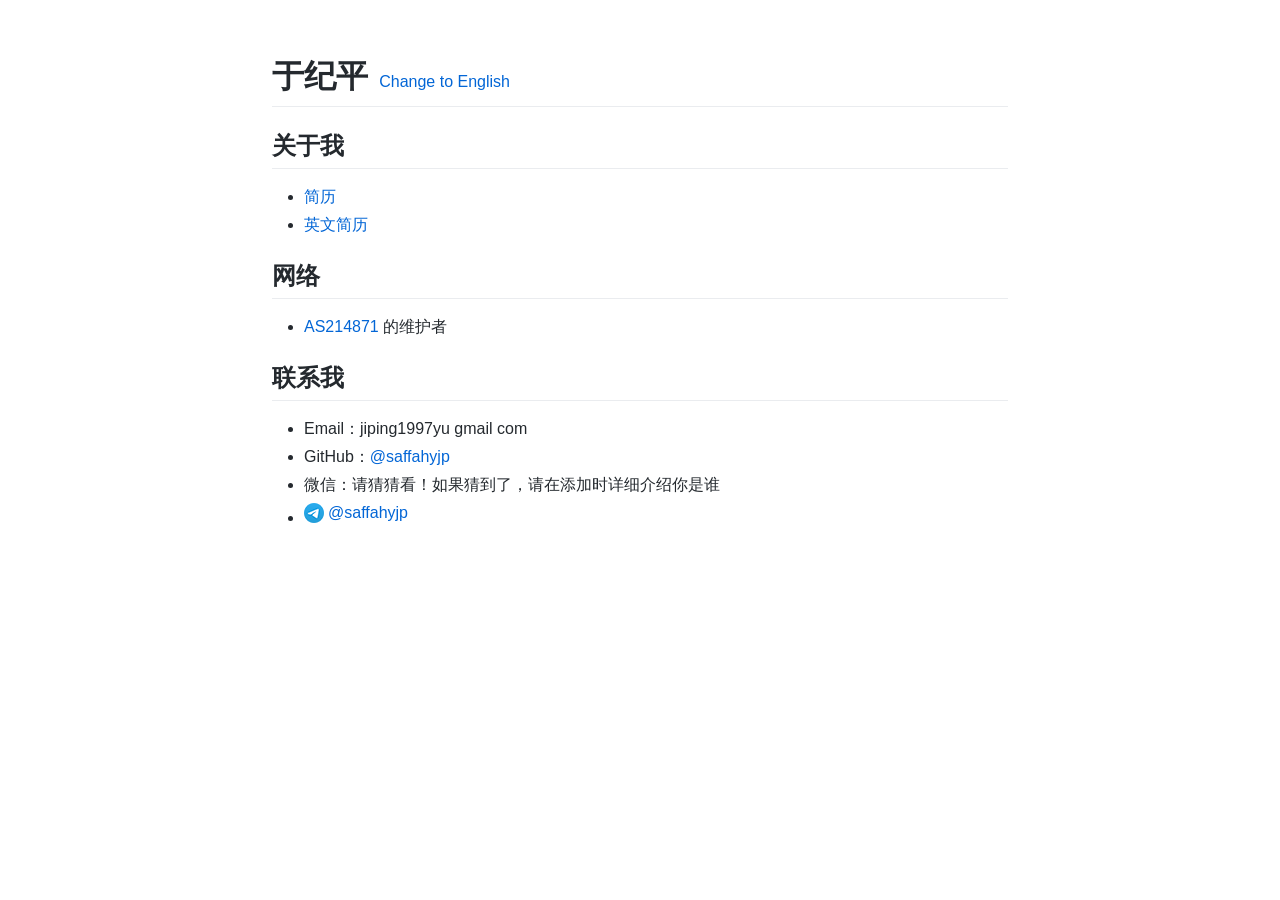
<file: index.html>
<!doctype html>

<html lang="zh-Hans"><head>
<meta charset="utf-8"/>
<meta content="width=device-width, initial-scale=1" name="viewport"/>
<title>yjp.gg</title>


<meta content="于纪平（Jiping Yu）的个人主页、简历、研究与网络信息。" name="description"/><link href="https://yjp.gg/" rel="canonical"/><link href="assets/css/base.css" rel="stylesheet"/><link href="assets/css/site.css" rel="stylesheet"/></head>
<body class="home-page site-page">
<main class="page prose">
<section aria-labelledby="home-title-zh" class="language-switch" data-language-switch=""><div class="heading-row heading-row--h1"><div class="language-titles"><h1 id="home-title-zh">于纪平 </h1><h1 hidden="" id="home-title-en" lang="en">Jiping Yu </h1></div><button aria-controls="home-content-zh home-content-en" class="text-button heading-action js-only" data-en-label="切换至中文" data-language-button="" data-zh-label="Change to English" hidden="" type="button">Change to English</button></div><div class="language-panel" data-language-panel="zh" id="home-content-zh" lang="zh-Hans">
<h2>关于我</h2>
<ul>
<li><a href="z/">简历</a></li>
<li><a href="e/">英文简历</a></li>
</ul>
<h2>网络</h2>
<ul>
<li><a href="https://net.yjp.gg/">AS214871</a> 的维护者</li>
</ul>
<h2>联系我</h2>
<ul>
<li>Email：jiping1997yu gmail com</li>
<li>GitHub：<a href="https://github.com/saffahyjp/">@saffahyjp</a></li>
<li>微信：请猜猜看！如果猜到了，请在添加时详细介绍你是谁</li>
<li> <a class="icon-link" href="https://t.me/saffahyjp"><img alt="" height="20" src="tg.png" width="20"/> @saffahyjp</a></li>
</ul>
</div><div class="language-panel" data-language-panel="en" hidden="" id="home-content-en" lang="en">
<h2>About Me</h2>
<ul>
<li><a href="z/">Resume (in Chinese)</a></li>
<li><a href="e/">Resume (in English)</a></li>
</ul>
<h2>Network</h2>
<ul>
<li>Maintainer of <a href="https://net.yjp.gg/">AS214871</a></li>
</ul>
<h2>Contact Me</h2>
<ul>
<li>Email: jiping1997yu gmail com</li>
<li>GitHub: <a href="https://github.com/saffahyjp/">@saffahyjp</a></li>
<li>WeChat: Make a guess! If you guess correctly, please introduce yourself in detail when adding me to the contact list.</li>
<li> <a class="icon-link" href="https://t.me/saffahyjp"><img alt="" height="20" src="tg.png" width="20"/> @saffahyjp</a></li>
</ul>
</div></section>
<noscript><p lang="zh-Hans">语言切换需要 JavaScript；当前已显示中文内容。</p></noscript>
</main>


<script defer="" src="assets/js/site.js"></script></body></html>
</file>
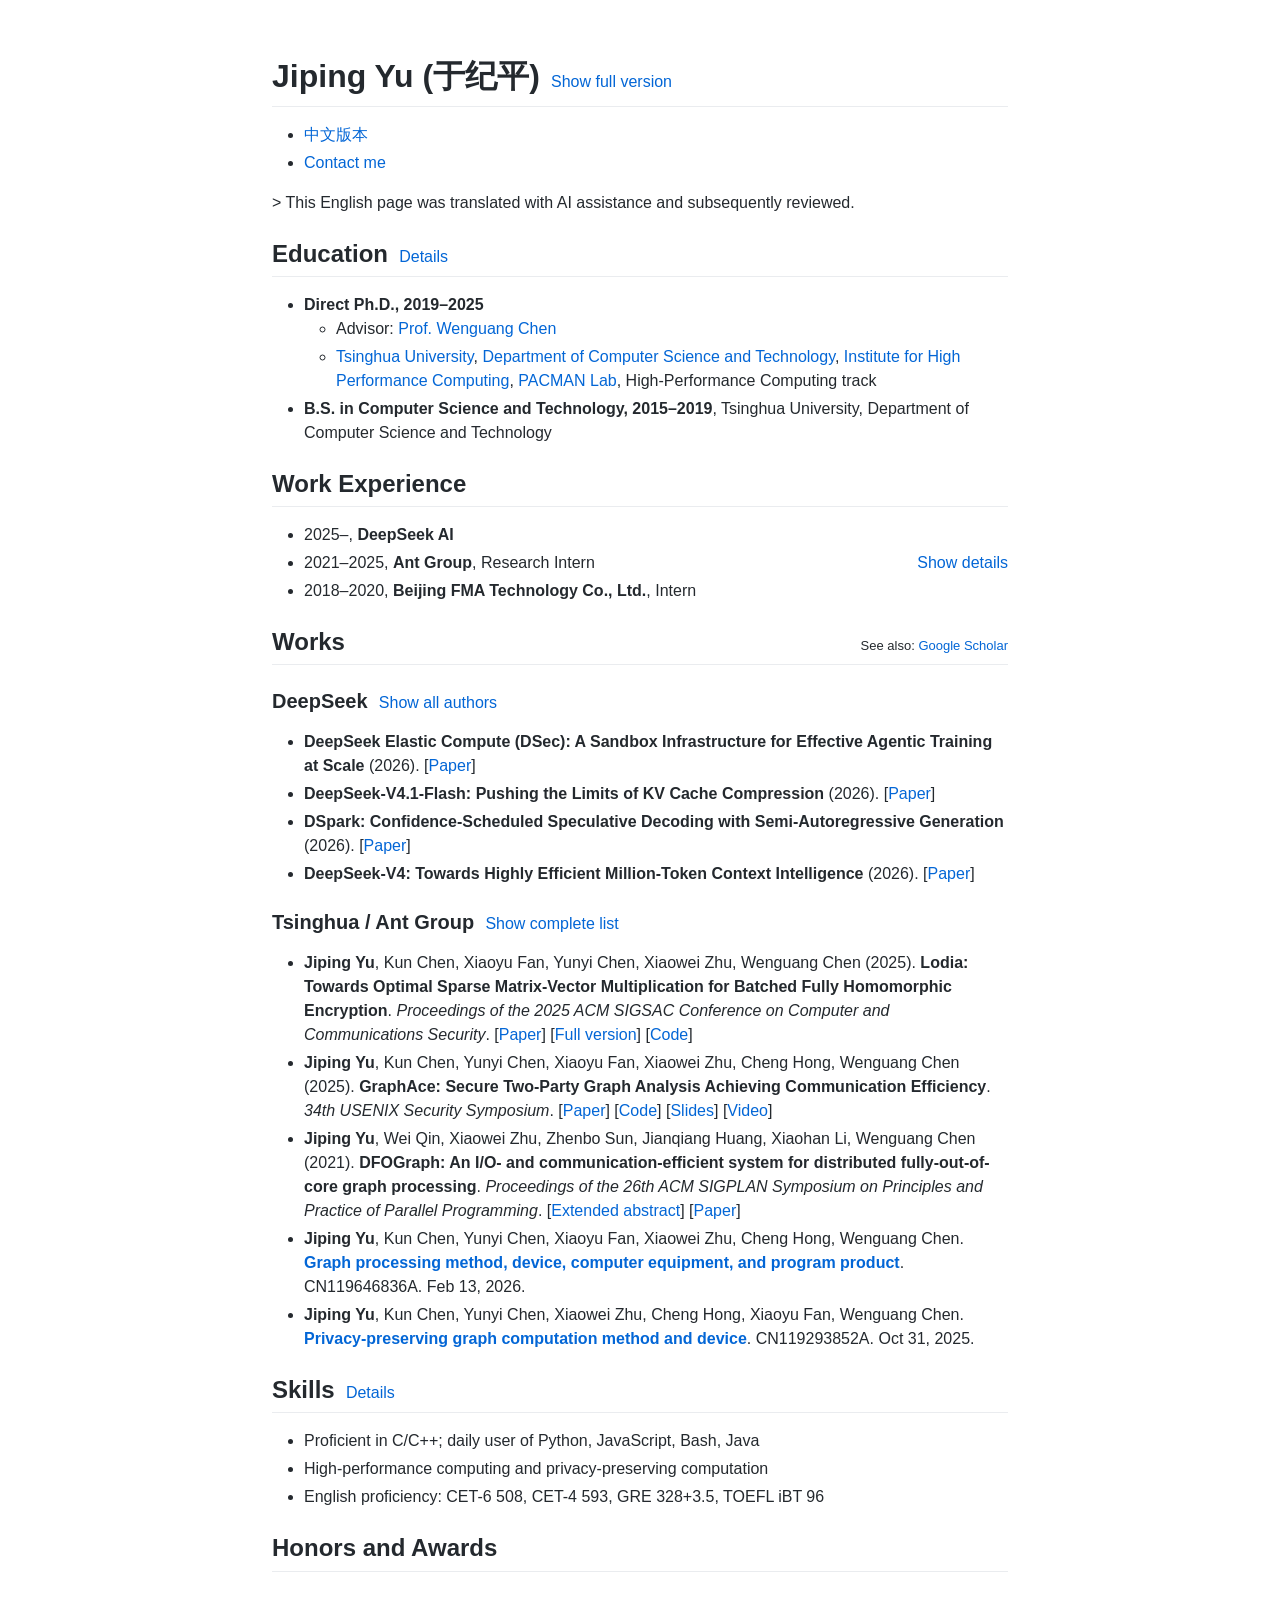
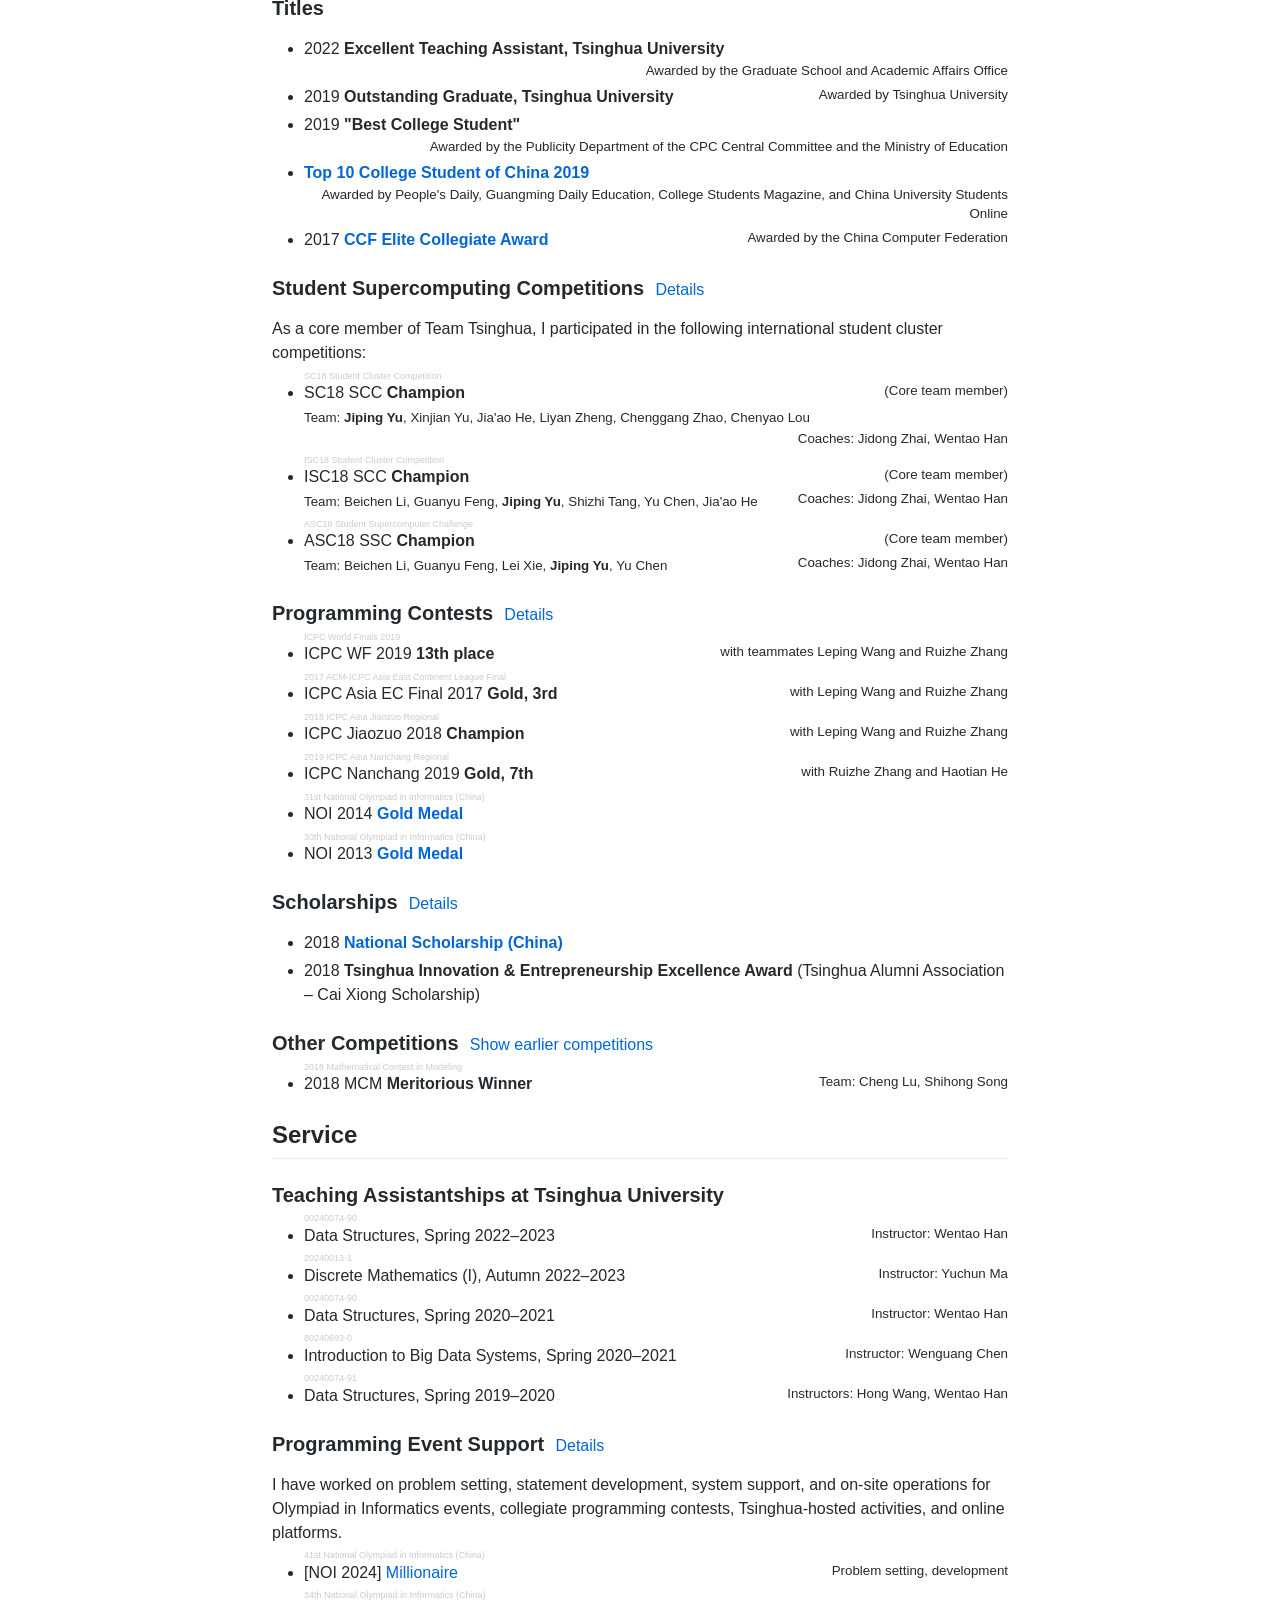
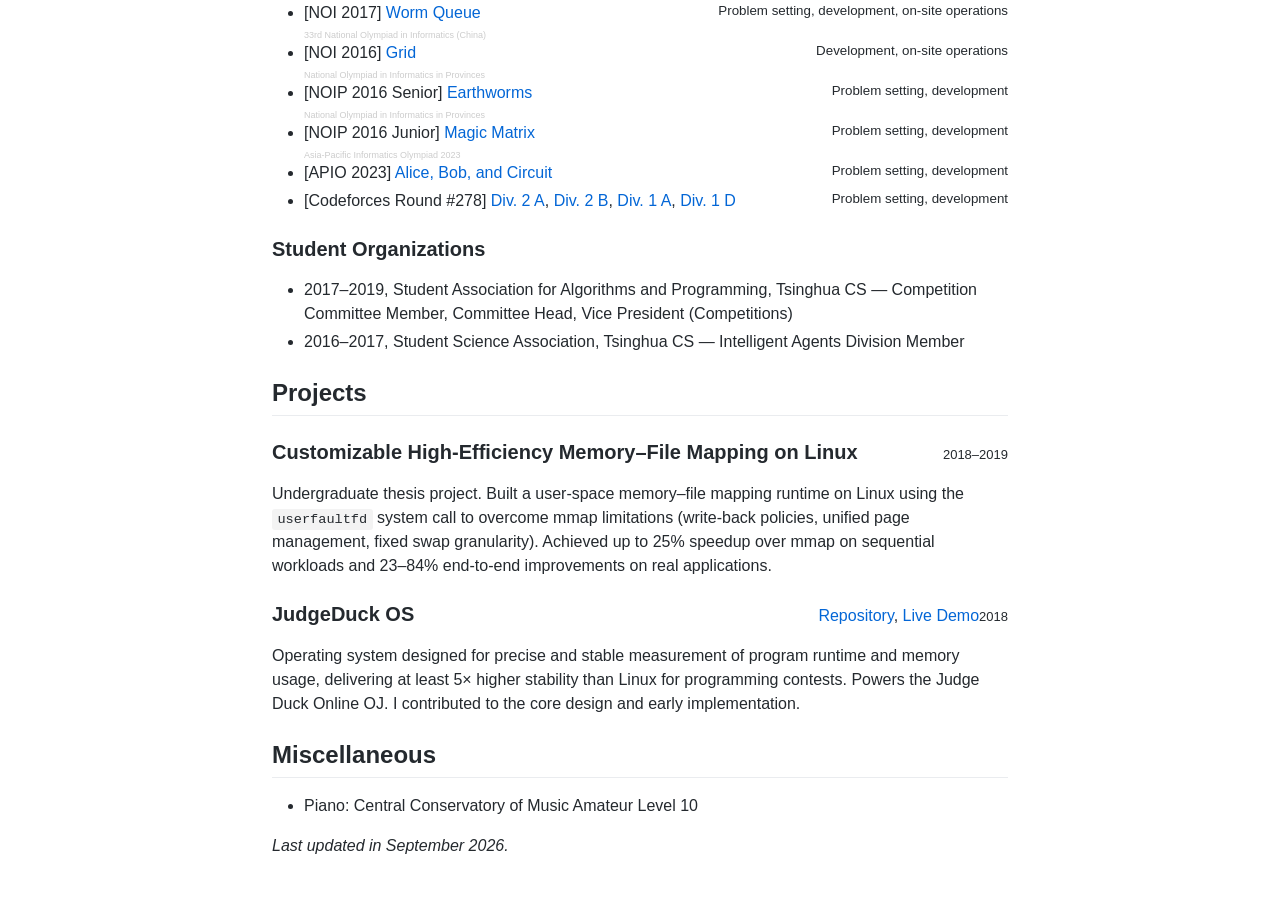
<file: e/index.html>
<!doctype html>

<html lang="en"><head>
<meta charset="utf-8"/>
<meta content="width=device-width, initial-scale=1" name="viewport"/>
<title>Resume · Jiping Yu (于纪平)</title>



<meta content="Jiping Yu's resume: education, research, publications, awards, programming competitions, service, and projects." name="description"/><link href="https://yjp.gg/e/" rel="canonical"/><link href="https://yjp.gg/e/" hreflang="en" rel="alternate"/><link href="https://yjp.gg/z/" hreflang="zh-Hans" rel="alternate"/><link href="https://yjp.gg/" hreflang="x-default" rel="alternate"/><link href="../assets/css/base.css" rel="stylesheet"/><link href="../assets/css/site.css" rel="stylesheet"/><link href="../assets/css/resume.css" rel="stylesheet"/></head>
<body class="resume-page site-page">
<main class="page prose">
<header class="resume-header"><div class="heading-row heading-row--h1"><h1 id="resume-title">Jiping Yu (于纪平) </h1><button aria-controls="resume-section-1-details resume-section-2-details resume-section-3-details resume-section-4-details resume-section-5-details resume-section-7-details resume-section-8-details resume-section-9-details resume-section-10-details resume-section-12-details" aria-expanded="false" class="text-button heading-action js-only" data-collapsed-label="Show full version" data-expanded-label="Collapse full version" data-toggle-all="" hidden="" type="button">Show full version</button></div>
<nav aria-label="Resume language and contact links"><ul>
<li><a href="../z/">中文版本</a></li>
<li><a href="../">Contact me</a></li>
</ul></nav>
<blockquote><p>This English page was translated with AI assistance and subsequently reviewed.</p></blockquote>
</header>
<section aria-labelledby="resume-section-1-heading" class="resume-section disclosure" data-disclosure="" data-expanded="false" id="resume-section-1"><div class="heading-row heading-row--h2"><h2 id="resume-section-1-heading">Education </h2><button aria-controls="resume-section-1-details" aria-expanded="false" class="text-button js-only heading-action" data-collapsed-label="Details" data-disclosure-button="" data-expanded-label="Summary" hidden="" type="button">Details</button></div><div class="disclosure-summary" data-disclosure-summary="">
<ul>
<li><strong>Direct Ph.D., 2019–2025</strong><ul>
<li>Advisor: <a href="https://pacman.cs.tsinghua.edu.cn/~cwg/">Prof. Wenguang Chen</a></li>
<li><a href="https://www.tsinghua.edu.cn/en/index.htm">Tsinghua University</a>, <a href="https://www.cs.tsinghua.edu.cn/">Department of Computer Science and Technology</a>, <a href="https://hpc.cs.tsinghua.edu.cn/">Institute for High Performance Computing</a>, <a href="https://pacman.cs.tsinghua.edu.cn/">PACMAN Lab</a>, High-Performance Computing track</li>
</ul>
</li>
<li><strong>B.S. in Computer Science and Technology, 2015–2019</strong>, Tsinghua University, Department of Computer Science and Technology</li>
</ul>
</div><div class="disclosure-details" data-disclosure-panel="" hidden="" id="resume-section-1-details">
<ul>
<li><strong>Direct Ph.D., 2019–2025</strong><ul>
<li>Advisor: <a href="https://pacman.cs.tsinghua.edu.cn/~cwg/">Prof. Wenguang Chen</a></li>
<li><a href="https://www.tsinghua.edu.cn/en/index.htm">Tsinghua University</a>, <a href="https://www.cs.tsinghua.edu.cn/">Department of Computer Science and Technology</a>, <a href="https://hpc.cs.tsinghua.edu.cn/">Institute for High Performance Computing</a>, <a href="https://pacman.cs.tsinghua.edu.cn/">PACMAN Lab</a>, High-Performance Computing track</li>
<li>Cumulative GPA 3.86/4.00; CS coursework GPA 3.94/4.00</li>
</ul>
</li>
<li><strong>B.S. in Computer Science and Technology, 2015–2019</strong>, Tsinghua University, Department of Computer Science and Technology<ul>
<li>Cumulative GPA 3.77/4.00; CS coursework GPA 3.95/4.00</li>
</ul>
</li>
<li>2012–2015, <a href="https://www.dlhs24.com.cn/">Dalian No.24 High School</a></li>
<li>2009–2012, The Second Affiliated Middle School of Liaoning Normal University</li>
<li>2003–2009, Shahekou District Central Primary School (Liu Changchun Primary School), Dalian</li>
</ul>
</div></section>
<section aria-labelledby="resume-section-2-heading" class="resume-section disclosure" data-disclosure="" data-expanded="false" id="resume-section-2"><h2 id="resume-section-2-heading">Work Experience</h2>
<ul>
<li>2025–, <strong>DeepSeek AI</strong></li>
<li>2021–2025, <strong>Ant Group</strong>, Research Intern <button aria-controls="resume-section-2-details" aria-expanded="false" class="text-button js-only inline-action" data-collapsed-label="Show details" data-disclosure-button="" data-expanded-label="Hide details" hidden="" type="button">Show details</button><ul class="inline-details" data-disclosure-panel="" hidden="" id="resume-section-2-details">
<li>2025, Ant Research Institute - AGI Research Center - Intelligent Systems Lab</li>
<li>2025, Ant Research Institute - AGI Research Center - Graph Computing Lab</li>
<li>2022–2025, Ant Research Institute - Graph Computing Lab</li>
<li>2021–2022, Platform Technology Business Group - Graph Computing - Graph Platform</li>
</ul>
</li>
<li>2018–2020, <strong>Beijing FMA Technology Co., Ltd.</strong>, Intern</li>
</ul>
</section>
<div class="heading-row heading-row--h2"><h2>Works </h2><div class="heading-meta"><span class="note">See also: <a href="https://scholar.google.com/citations?user=4aQ-cAwAAAAJ">Google Scholar</a></span></div></div>
<section aria-labelledby="resume-section-3-heading" class="resume-section disclosure" data-disclosure="" data-expanded="false" id="resume-section-3"><div class="heading-row heading-row--h3"><h3 id="resume-section-3-heading">DeepSeek </h3><button aria-controls="resume-section-3-details" aria-expanded="false" class="text-button js-only heading-action" data-collapsed-label="Show all authors" data-disclosure-button="" data-expanded-label="Hide authors" hidden="" type="button">Show all authors</button></div><div class="disclosure-summary" data-disclosure-summary="">
<ul>
<li><strong>DeepSeek Elastic Compute (DSec): A Sandbox Infrastructure for Effective Agentic Training at Scale</strong> (2026). [<a href="https://arxiv.org/pdf/2609.22978">Paper</a>]</li>
<li><strong>DeepSeek-V4.1-Flash: Pushing the Limits of KV Cache Compression</strong> (2026). [<a href="https://arxiv.org/pdf/2609.19969">Paper</a>]</li>
<li><strong>DSpark: Confidence-Scheduled Speculative Decoding with Semi-Autoregressive Generation</strong> (2026). [<a href="https://arxiv.org/abs/2607.05147">Paper</a>]</li>
<li><strong>DeepSeek-V4: Towards Highly Efficient Million-Token Context Intelligence</strong> (2026). [<a href="https://arxiv.org/abs/2606.19348">Paper</a>]</li>
</ul>
</div><div class="disclosure-details" data-disclosure-panel="" hidden="" id="resume-section-3-details">
<ul>
<li>Jialiang Huang, Hongxuan Tang, Jingchang Chen, Yuxuan Liu, Yixiao Chen, Yuan Cheng, Yi Tao, Jingli Zhou, Yupeng Chen, Haoyu Chen, Jiarui Wang, Shengkai Lin, Chuqi Zhang, Bryan Lee Teng, Lian Guo, Zhe Fu, Wenjun Gao, Yisong Wang, Liang Zhao, Zehao Wang, Ziwei Xie, Yongqiang Guo, Peixin Cong, Ziyi Gao, Shuiping Yu, Hanwei Xu, Zuofan Wu, Zhizhou Ren, Yuyang Zhou, Bowei Zhang, Zhihuan Huang, Qihao Zhu, Lei Wang, Tianle Lin, Han Yu, Jiewen Hu, Dejian Yang, Shuo Yang, Shanghao Lu, Shaoyuan Chen, Junjie Qiu, Zhangli Sha, Yinmin Zhong, Yongtong Wu, Shiyu Wang, Wei Liu, Bingzheng Xu, Longhao Chen, Qiushi Du, Yuzhen Huang, Shirong Ma, Yaohui Wang, Mingshu Chen, Tongrui Xiong, Y.C. Yan, Haowen Luo, Haofen Liang, Xiaokang Zhang, Weihao Zeng, Runxin Xu, Peiyi Wang, Jinhua Zhu, Ruoyu Zhang, Wenkai Yang, Qi Tang, <strong>Jiping Yu</strong>, Tian Ye, Ruizhe Pan, Honghui Ding, Xiaodong Liu, Lingxiao Luo, Zhihong Shao, Yuhan Wu, Jibai Lu, Wen Liu, Haoling Zhang, Jingcheng Hu, Yaoyang Ye, Chaofan Lin, Zhaochen Zhang, Jianan Tong, Hengxu Wu, Zhihao Li, Yicheng Wang, Luyao Wang, Yuzhuo Bai, Lingyue Fu, Ruifan Xu, Y.Z. Wang, Zonglin Li, Mingqi Wei, Haiyang Shen, Chengyuan Zhang, Chao Jin, Zili Zhang, R.H. Yang, Xinbo Xu, Jian Zhou, Ruidong Zhu, Yuzhe Guo, Zelun Pan, Shaoheng Nie, Erhang Li, Shuhan Lin, Zheng Liu, Anshuo Chen, Zilong Lyu, Sinuo Cao, Rui Yu, Chuhao Wang, Junyi Guo, Junxiao Song, Kaifeng Chen, Menghao Ye, Junxian Li, Di Wu, Haiyang Ma, Yilun Wang, Haoran Yang, Yizai Cai, Shichun Liu, Yiping Wang, Junbo Sun, Shicheng Xu, Xiao Bi, Ying He, Yichao Zhang, Mingxing Zhang, Liyue Zhang, Panpan Huang, Wenfeng Liang (2026). <strong>DeepSeek Elastic Compute (DSec): A Sandbox Infrastructure for Effective Agentic Training at Scale</strong>. [<a href="https://arxiv.org/pdf/2609.22978">Paper</a>]</li>
<li>DeepSeek-AI, Anyi Xu, B. Li, Bangcai Lin, Bing Xue, BingCheng Xian, Bingzheng Xu, Bochao Wu, Bowei Zhang, Boyi Deng, C.C. Yu, Chao Jin, Chaofan Lin, Chen Dong, Chenbing Wang, Chenfan Feng, Chengda Lu, Chenggang Zhao, Chengqi Deng, Chengyuan Zhang, Chenhao Xu, Chenqi Zhao, Chenze Shao, Chuhao Wang, Chuqi Zhang, Damai Dai, Dejian Yang, Deli Chen, Di Huang, Di Wu, Donghao Li, Erhang Li, Eric Fu, F. Zhou, Fangwei Zhou, Fangyun Lin, Fangzhou Yuan, Feiyu Xia, Fucong Dai, Guangbo Hao, Guanglin Li, Guanting Chen, Guoai Cao, Guofan Fan, Guolai Meng, Guowei Li, Haichuan Zhang, Haiyang Ma, Haiyang Shen, Han Li, Han Yu, Han Zhang, Hangyuan Deng, Hanwei Xu, Hanxiang Xu, Hanxun Zhong, Hao Guo, Hao Jiang, Hao Li, Hao Qin, Haodong Wen, Haofen Liang, Haofeng Huang, Haohua Liu, Haoling Zhang, Haoming Luo, Haoran Yang, Haotian Xu, Haotian Yuan, Haoting Huang, Haowen Luo, Haoyang Cai, Haoyu Chen, Haozhe Ji, Hengran Zhang, Hengrui Wang, Hengxu Wu, Honghui Ding, Hongxuan Tang, Huadong Wang, Huanqi Cao, Huazuo Gao, Hui Qu, Hui Zeng, J. Yang, J.H. Jin, J.H. Zhang, J.X. Zou, Jia Yu, Jiahui Zhou, Jiajun Chen, Jialiang Huang, Jialin Zhao, Jiamin Tang, Jian Zhou, Jianan Tong, Jianwen Li, Jiaqi Zhu, Jiarui Wang, Jiasheng Ye, Jiashi Li, Jiaxin Xu, Jiaying Ding, Jibai Lu, Jiewen Hu, Jin Yan, Jincheng Zhai, Jingchang Chen, Jingcheng Hu, Jingli Zhou, Jingsheng Xu, Jingting Xiang, Jingyan Yun, Jingyang Yuan, Jingyuan Cheng, Jinhua Zhu, Jinpeng Wang, Jinyi Chen, Jinyi Hu, <strong>Jiping Yu</strong>, Jueliang Guo, Junbo Pei, Junbo Sun, Junguang Jiang, Junjie Qiu, Junkang Zhou, Junqi Liu, Junren Li, Junxian Li, Junxiao Song, Junyi Guo, Kai Dong, Kaifeng Chen, Kaige Gao, Kang Guan, Kangdong Yuan, Ke Hong, Ke Xu, Kefan Zhao, Kexin Ji, Kexin Zhang, Kexing Zhou, Kuai Yu, Lan Zhang, Lean Wang, Lecong Zhang, Lei Wang, Letian Gao, Liang Zhao, Liansheng Xu, Lihua Guo, Lingxiao Luo, Lingyue Fu, Litao Deng, Litong Wang, Liyue Zhang, Longhao Chen, Lu Chen, Luotian Huang, Luyao Ma, Luyao Wang, M.S. Di, Max Mei, Menghao Ye, Miao Cui, Mingchuan Zhang, Minghua Zhang, Minghui Tang, Mingjing Zhang, Mingqi Wei, Mingshu Chen, Mingxing Liu, Mingxu Zhou, Mingyu Xu, Mingyu Yang, Mingze Wang, Muyang Chen, Ni Shentu, Ning Wang, Niufang Ning, Panpan Huang, Peixin Cong, Peiyi Wang, Peiyuan Xin, Pengfei Ren, Pengfei Yan, Pengle Zhang, Qi Kang, Qi Tang, Qiancheng Wang, Qiang Li, Qihao Zhu, Qingyang Li, Qinyu Chen, Qiushi Du, Qizhou Guo, Rongxian Xu, Rui Ding, Rui Hu, Rui Tian, Rui Yu, Ruidong Zhu, Ruifan Xu, Ruihan Yang, Ruihang Xia, Ruijie Lu, Ruilin Geng, Ruipeng Hong, Ruiqi Ge, Ruisong Zhang, Ruize Sun, Ruizhe Pan, Runji Wang, Runqian Chen, Runxin Xu, Ruohong Tian, Ruomeng Shen, Ruoyu Zhang, Ryan X., S.H. Liu, Shanghao Lu, Shangyan Zhou, Shanhuang Chen, Shaofei Cai, Shaoheng Nie, Shaoyuan Chen, Shengding Hu, Shengkai Lin, Shengwen Ran, Shengyu Liu, Shengyuan Jia, Shi Bai, Shi Feng, Shicheng Xu, Shichun Liu, Shiqiang Hu, Shirong Ma, Shiyu Wang, Shiyuan Feng, Shufan Gong, Shuhan Lin, Shuiping Yu, Shunfeng Zhou, Shuo Yang, Shuomeng Wang, Shuting Guo, Shuting Pan, Shuying Yu, Sinuo Cao, Siyi Lin, Sizhe Chen, Songyang Chen, Songyang Zhou, Tao Ni, Tao Yun, Tian Jin, Tian Pei, Tian Ye, Tianle Lin, Tianran Ji, Tianyi Cui, Tianyuan Yue, Tingting Yu, Tongrui Xiong, Wangding Zeng, Wei Liu, Wei Zhang, Weibin Xu, Weihao Zeng, Weilin Zhao, Wen Liu, Wenfeng Liang, Wenjie Pang, Wenjing Luo, Wenjing Yao, Wenjun Gao, Wenkai Shao, Wenkai Yang, Wenli Zhang, Wenlu Wang, Wenlve Huang, Wenqian Yan, Wentao Zhang, Xi Gao, Xiang He, Xiang Li, Xiangli Li, Xiangwen Wang, Xiangying Zhang, Xiankui Wei, Xiao Bi, Xiaodong Liu, Xiaohan Wang, Xiaojian Qu, Xiaokang Chen, Xiaokang Zhang, Xiaotao Nie, Xiaoyao Zou, Xiaoyuan Li, Xicheng Guo, Xieting Chu, Xin Cheng, Xin Liu, Xin Xie, Xinbo Xu, Xingchao Liu, Xingchen Liu, Xingkai Yu, Xingyou Li, Xintong Yao, Xinyang Chen, Xinyong Jiang, Xinyu Yang, Xinyu Yang, Xu Chen, Xuanyu Wang, Xubei Zhong, Xuecheng Su, Xuejie Liu, Xuheng Lin, Xujie Fan, Xuncheng Zhao, Xuwei Fu, Y.C. Yan, Y.H. Jiang, Y.T. Wu, Y.W. M., Y.Z. Wang, Yafei Gao, Yang Yang, Yang Zhang, Yanru Ma, Yanwen Huang, Yao Li, Yao Li, Yao Meng, Yao Zhao, Yaofeng Sun, Yaohui Wang, Yaoyang Ye, Yehang Yin, Yexinrui Wu, Yi Qian, Yi Tao, Yi Yu, Yichao Zhang, Yichen Jiang, Yicheng Wang, Yifan Ding, Yifan Shi, Yifeng Peng, Yifeng Zhai, Yijia Wu, Yiliang Xiong, Yilun Wang, Ying He, Ying Zhou, Yingjia Luo, Yinmin Zhong, Yiping Wang, Yisong Wang, Yixiang Zhang, Yixiao Chen, Yixuan Tan, Yixuan Wei, Yiyang Ma, Yiyao Yang, Yiyuan Liu, Yizai Cai, Yizhen Wei, Yizhi Wang, Yonglun Yang, Yongqi Zhuo, Yongqiang Guo, Yongtong Wu, Yu Wu, Yu Zhang, Yuan Bian, Yuan Cheng, Yuan Ou, Yuan Sun, Yuanfan Xu, Yuanhang Sun, Yuanhao Li, Yuchen Liu, Yuchen Yao, Yudong Han, Yuduan Wang, Yuhan Wu, Yuhao Meng, Yuheng Zou, YuKun Li, Yunchuan Wang, Yunfan Xiao, Yunfan Xiong, Yupeng Chen, Yuqian Cao, Yuqian Wang, Yuqing Chen, Yushun Zhang, Yutong Lin, Yuwei Xiao, Yuxian Gu, Yuxiang Chen, Yuxiang Huang, Yuxiang Luo, Yuxiang You, Yuxin Chen, Yuxin Xiang, Yuxuan Liu, Yuxuan Zhou, Yuyang Zhou, Yuzhe Guo, Yuzhen Huang, Yuzhuo Bai, Z.Y. Z., Zanlin Ni, Zehao Wang, Zehua Zhao, Zehui Ren, Zejun Zhao, Zhangli Sha, Zhanying Wang, Zhaochen Zhang, Zhaoshuai Du, Zhe Fu, Zhean Xu, Zhenda Xie, Zheng Liu, Zhengyan Zhang, Zhenhua Dong, Zhewen Hao, Zhibang Wang, Zhibin Gou, Zhicheng Ma, Zhihao Li, Zhihong Shao, Zhihuan Huang, Zhijie Li, Zhirui Lu, Zhixian Huang, Zhixuan Chen, Zhixuan Chen, Zhixuan Pan, Zhiyu Wu, Zhizhou Ren, Zhu He, Zhuoshu Li, Zhuping Zhang, Zian Xu, Zihao Wang, Zihui Gu, Zijia Zhu, Zili Zhang, Zilin Li, Zilong Hou, Zilong Lyu, Ziqiao Wang, Ziwei Xie, Ziya Zhang, Ziyi Gao, Zizheng Pan, Zonglin Li, Zongqing Yao, Zui Chen, Zuofan Wu, Chenchen Ling, Chengyu Hou, Chong Chen, D. Li, Di Qi, Dongjie Ji, Fang Wei, Fanyi Xia, Fei Xie, Feiyi Tan, Hailong Guo, Haiyan Zhai, Hui Zhou, Huihui Tan, Huijie Li, Jia Luo, Jia Song, Jialu Cai, Jian Liang, Jiangting Zhou, Jiaqi Gao, Jiayi Shao, Jie Chen, Jieyu Yang, Jin Chen, Jingde Zhang, Jingzi Zhou, Jinqian Wang, Jinyang Liu, JinZhao Sun, Junhua Ling, Junmin Zheng, Kaicheng Yang, Ke Xu, Le Su, Leyi Xia, Liangfeng Ding, Lin Zhuo, Linwang Ma, Linyan Zhu, Liyu Cai, Luqi Yao, M.K. Zhang, Meng Li, Miao Lin, Miaojun Wang, Min Zhang, Mingming Li, Mingming Wang, Mingze Yin, Minmin Han, Nan Cao, Ning Wang, Ningxin Ma, Panpan Wang, Peihan Lin, Peng Sun, Peng Zhang, Qian Ying, Qiang Xiang, Qiao Wang, Qingmiao Mao, Qiwei Jiang, Rongli Jin, Ruyi Chen, Sha Tao, Shangmian Sun, Shaoqing Wu, Shichao Zou, Si Lei, Tianyang Zhang, Tianyu Sun, Tingting Yin, W.L. Xiao, Wei An, Wei Li, Wei Wang, Weiwei Lin, Wenqing Hou, X. Lin, Xiangfei Meng, Xianzhu Huang, Xiao Peng, Xiaoqian Li, Xiaoting Zhang, Xiaowen Sun, Xiaoxiang Wang, Xiaoyu Ye, Xinrou Zhang, Xinyu Zhang, Xue Cao, Xueyin Chen, Yanan Zhou, Yanhong Xu, Yao Xia, Yao Xu, Yi Shao, Yihong Zhang, Yiling Ma, Ying Tang, Yining Lou, Yiru Chen, Yishi Piao, Yixuan Chen, Yong Xiong, Yuchen Xuan, Yuehan Yang, Yuer Xu, Yukun Zha, Yunxian Ma, Yuping Lin, Yuting Yan, Yutong Xie, Yuwen Sheng, Yuxuan Zhu, Zekai Zhang, Zhe Ju, Zhenzhen Lin, Zheren Gao, Zheyang Sun, Zhigang Yan, Zhongyu Wu, Zi Wang, Zihua Qu, Ziling Yan, Ziyi Wan (2026). <strong>DeepSeek-V4.1-Flash: Pushing the Limits of KV Cache Compression</strong>. [<a href="https://arxiv.org/pdf/2609.19969">Paper</a>]</li>
<li>Xin Cheng, Xingkai Yu, Chenze Shao, Jiashi Li, Yunfan Xiong, Yi Qian, Jiaqi Zhu, Shirong Ma, Xiaokang Zhang, Jiasheng Ye, Qinyu Chen, Chengqi Deng, <strong>Jiping Yu</strong>, Damai Dai, Zhengyan Zhang, Yixuan Wei, Yixuan Tan, Wenkai Yang, Runxin Xu, Yu Wu, Zhean Xu, Xuanyu Wang, Muyang Chen, Rui Tian, Xiao Bi, Zhewen Hao, Shaoyuan Chen, Huanqi Cao, Wentao Zhang, Anyi Xu, Huishuai Zhang, Dongyan Zhao, Wenfeng Liang (2026). <strong>DSpark: Confidence-Scheduled Speculative Decoding with Semi-Autoregressive Generation</strong>. [<a href="https://arxiv.org/abs/2607.05147">Paper</a>]</li>
<li>DeepSeek-AI, Anyi Xu, Bangcai Lin, Bing Xue, Bingxuan Wang, Bingzheng Xu, Bochao Wu, Bowei Zhang, Chaofan Lin, Chen Dong, Chenchen Ling, Chengda Lu, Chenggang Zhao, Chengqi Deng, Chengyu Hou, Chenhao Xu, Chenze Shao, Chong Ruan, Conner Sun, Damai Dai, Daya Guo, Dejian Yang, Deli Chen, Donghao Li, Dongjie Ji, Erhang Li, Fang Wei, Fangyun Lin, Fangzhou Yuan, Feiyu Xia, Fucong Dai, Guangbo Hao, Guanting Chen, Guoai Cao, Guolai Meng, Guowei Li, Han Yu, Han Zhang, Hanwei Xu, Hao Li, Haofen Liang, Haoling Zhang, Haoming Luo, Haoran Wei, Haotian Yuan, Haowei Zhang, Haowen Luo, Haoyu Chen, Haozhe Ji, Hengqing Zhang, Honghui Ding, Hongxuan Tang, Huanqi Cao, Huazuo Gao, Hui Qu, Hui Zeng, J Yang, JQ Zhu, Jia Luo, Jia Song, Jia Yu, Jialiang Huang, Jialu Cai, Jian Liang, Jiangting Zhou, Jiasheng Ye, Jiashi Li, Jiaxin Xu, Jiewen Hu, Jieyu Yang, Jin Chen, Jin Yan, Jingchang Chen, Jingli Zhou, Jingting Xiang, Jingyang Yuan, Jingyuan Cheng, Jingzi Zhou, Jinhua Zhu, <strong>Jiping Yu</strong>, Joseph Sun, Jun Ran, Junguang Jiang, Junjie Qiu, Junlong Li, Junmin Zheng, Junxiao Song, Kai Dong, Kaige Gao, Kang Guan, Kexing Zhou, Kezhao Huang, Kuai Yu, Lean Wang, Lecong Zhang, Lei Wang, Leyi Xia, Li Zhang, Liang Zhao, Lihua Guo, Lingxiao Luo, Linwang Ma, Linyan Zhu, Litong Wang, Liyu Cai, Liyue Zhang, Longhao Chen, MS Di, MY Xu, Max Mei, Miaojun Wang, Mingchuan Zhang, Minghua Zhang, Minghui Tang, Mingming Li, Mingxu Zhou, Minmin Han, Ning Wang, Panpan Huang, Panpan Wang, Peixin Cong, Peiyi Wang, Peng Zhang, Qiancheng Wang, Qihao Zhu, Qingyang Li, Qinyu Chen, Qiushi Du, Qiwei Jiang, Rui Tian, Ruifan Xu, Ruijie Lu, Ruiling Xu, Ruiqi Ge, Ruisong Zhang, Ruizhe Pan, Runji Wang, Runqian Chen, Runqiu Yin, Runxin Xu, Ruomeng Shen, Ruoyu Zhang, Ruyi Chen, SH Liu, Shanghao Lu, Shangmian Sun, Shangyan Zhou, Shanhuang Chen, Shaofei Cai, Shaoheng Nie, Shaoqing Wu, Shaoyuan Chen, Shengding Hu, Shengyu Liu, Shiqiang Hu, Shirong Ma, Shiyu Wang, Shuiping Yu, Shunfeng Zhou, Shuting Pan, Shuying Yu, Songyang Zhou, Tao Ni, Tao Yun, Tian Jin, Tian Pei, Tian Ye, Tianle Lin, Tianran Ji, Tianyi Cui, Tianyuan Yue, Tingting Yu, Tun Wang, W Zhang, WL Xiao, Wangding Zeng, Wei An, Weilin Zhao, Wen Liu, Wenfeng Liang, Wenjie Pang, Wenjing Luo, Wenjing Yao, Wenjun Gao, Wenkai Yang, Wenlve Huang, Wenqing Hou, Wentao Zhang, Wenting Ma, Xi Gao, Xiang He, Xiangwen Wang, Xianzu Wang, Xiao Bi, Xiaodong Liu, Xiaohan Wang, Xiaokang Chen, Xiaokang Zhang, Xiaotao Nie, Xiaowen Sun, Xiaoxiang Wang, Xin Cheng, Xin Liu, Xin Xie, Xingchao Liu, Xingchen Liu, Xingkai Yu, Xingyou Li, Xinyu Yang, Xinyu Zhang, Xu Chen, Xuanyu Wang, Xuecheng Su, Xueyin Chen, Xuheng Lin, Xuwei Fu, YC Yan, YQ Wang, YW Ma, Yanfeng Luo, Yang Zhang, Yanhong Xu, Yanru Ma, Yanwen Huang, Yao Li, Yao Li, Yao Xu, Yao Zhao, Yaofeng Sun, Yaohui Wang, Yi Qian, Yi Shao, Yi Yu, Yichao Zhang, Yifan Ding, Yifan Shi, Yijia Wu, Yiliang Xiong, Yiling Ma, Ying He, Ying Tang, Ying Zhou, Yingjia Luo, Yinmin Zhong, Yishi Piao, Yisong Wang, Yixiang Zhang, Yixiao Chen, Yixuan Tan, Yixuan Wei, Yiyang Ma, Yiyuan Liu, Yonglun Yang, Yongqiang Guo, Yongtong Wu, Yu Wu, YuKun Li, Yuan Cheng, Yuan Ou, Yuanfan Xu, Yuanhao Li, Yuduan Wang, Yuehan Yang, Yuer Xu, Yuhan Wu, Yuhao Meng, Yuheng Zou, Yukun Zha, Yunfan Xiong, Yupeng Chen, Yuping Lin, Yuqian Cao, Yuqian Wang, Yushun Zhang, Yuting Yan, Yutong Lin, Yuxian Gu, Yuxiang Luo, Yuxiang You, Yuxuan Liu, Yuxuan Zhou, Yuyang Zhou, Yuzhen Huang, ZF Wu, Zehao Wang, Zehua Zhao, Zehui Ren, Zekai Zhang, Zhangli Sha, Zhe Fu, Zhe Ju, Zhean Xu, Zhenda Xie, Zhengyan Zhang, Zheren Gao, Zhewen Hao, Zhibin Gou, Zhicheng Ma, Zhigang Yan, Zhihong Shao, Zhixian Huang, Zhixuan Chen, Zhiyu Wu, Zhizhou Ren, Zhongyu Wu, Zhuoshu Li, Zhuping Zhang, Zian Xu, Zihao Wang, Zihua Qu, Zihui Gu, Zijia Zhu, Zilin Li, Zipeng Zhang, Ziwei Xie, Ziyi Gao, Ziyi Wan, Zizheng Pan, Zongqing Yao (2026). <strong>DeepSeek-V4: Towards Highly Efficient Million-Token Context Intelligence</strong>. [<a href="https://arxiv.org/abs/2606.19348">Paper</a>]</li>
</ul>
</div></section>
<section aria-labelledby="resume-section-4-heading" class="resume-section disclosure" data-disclosure="" data-expanded="false" id="resume-section-4"><div class="heading-row heading-row--h3"><h3 id="resume-section-4-heading">Tsinghua / Ant Group </h3><button aria-controls="resume-section-4-details" aria-expanded="false" class="text-button js-only heading-action" data-collapsed-label="Show complete list" data-disclosure-button="" data-expanded-label="Show highlights" hidden="" type="button">Show complete list</button></div><div class="disclosure-summary" data-disclosure-summary="">
<ul>
<li><strong>Jiping Yu</strong>, Kun Chen, Xiaoyu Fan, Yunyi Chen, Xiaowei Zhu, Wenguang Chen (2025). <strong>Lodia: Towards Optimal Sparse Matrix-Vector Multiplication for Batched Fully Homomorphic Encryption</strong>. <em>Proceedings of the 2025 ACM SIGSAC Conference on Computer and Communications Security</em>. [<a href="https://dl.acm.org/doi/10.1145/3719027.3765025">Paper</a>] [<a href="https://eprint.iacr.org/2025/1425">Full version</a>] [<a href="https://zenodo.org/records/16960501">Code</a>]</li>
<li><strong>Jiping Yu</strong>, Kun Chen, Yunyi Chen, Xiaoyu Fan, Xiaowei Zhu, Cheng Hong, Wenguang Chen (2025). <strong>GraphAce: Secure Two-Party Graph Analysis Achieving Communication Efficiency</strong>. <em>34th USENIX Security Symposium</em>. [<a href="https://www.usenix.org/system/files/usenixsecurity25-yu-jiping.pdf">Paper</a>] [<a href="https://zenodo.org/records/15009743">Code</a>] [<a href="https://www.usenix.org/system/files/sec25_slides_yu-jiping.pdf">Slides</a>] [<a href="https://www.youtube.com/watch?v=lCGYfC53JIA">Video</a>]</li>
<li><strong>Jiping Yu</strong>, Wei Qin, Xiaowei Zhu, Zhenbo Sun, Jianqiang Huang, Xiaohan Li, Wenguang Chen (2021). <strong>DFOGraph: An I/O- and communication-efficient system for distributed fully-out-of-core graph processing</strong>. <em>Proceedings of the 26th ACM SIGPLAN Symposium on Principles and Practice of Parallel Programming</em>. [<a href="https://dl.acm.org/doi/10.1145/3437801.3441622">Extended abstract</a>] [<a href="https://arxiv.org/abs/2101.06911">Paper</a>]</li>
<li><strong>Jiping Yu</strong>, Kun Chen, Yunyi Chen, Xiaoyu Fan, Xiaowei Zhu, Cheng Hong, Wenguang Chen. <a href="https://patents.google.com/patent/CN119646836A"><strong>Graph processing method, device, computer equipment, and program product</strong></a>. CN119646836A. Feb 13, 2026.</li>
<li><strong>Jiping Yu</strong>, Kun Chen, Yunyi Chen, Xiaowei Zhu, Cheng Hong, Xiaoyu Fan, Wenguang Chen. <a href="https://patents.google.com/patent/CN119293852A"><strong>Privacy-preserving graph computation method and device</strong></a>. CN119293852A. Oct 31, 2025.</li>
</ul>
</div><div class="disclosure-details" data-disclosure-panel="" hidden="" id="resume-section-4-details">
<ul>
<li>Shuhong Huang, Shizhi Tang, Yuan Wen, Huanqi Cao, Ruibai Tang, Yidong Chen, <strong>Jiping Yu</strong>, Yang Li, Chao Jiang, Limin Xiao, Jidong Zhai (2026). <strong>ParDiff: Efficiently Parallelizing Reverse-Mode Automatic Differentiation with Direct Indexing</strong>. <em>Proceedings of the 31st ACM SIGPLAN Annual Symposium on Principles and Practice of Parallel Programming</em>. [<a href="https://dl.acm.org/doi/10.1145/3774934.3786418">Paper</a>]</li>
<li>Xiaoyu Fan, Kun Chen, <strong>Jiping Yu</strong>, Xin Liu, Yunyi Chen, Wei Xu (2026). <strong>RoundRole: Unlocking the Efficiency of Multi-party Computation with Bandwidth-aware Execution</strong>. <em>Proceedings of the Network and Distributed System Security Symposium (NDSS)</em>. [<a href="https://www.ndss-symposium.org/wp-content/uploads/2026-f52-paper.pdf">Paper</a>] [<a href="https://www.ndss-symposium.org/wp-content/uploads/f0052-fan-slides.pdf">Slides</a>] [<a href="https://www.youtube.com/watch?v=w03Ew6RpRgQ">Video</a>]</li>
<li><strong>Jiping Yu</strong>, Kun Chen, Xiaoyu Fan, Yunyi Chen, Xiaowei Zhu, Wenguang Chen (2025). <strong>Lodia: Towards Optimal Sparse Matrix-Vector Multiplication for Batched Fully Homomorphic Encryption</strong>. <em>Proceedings of the 2025 ACM SIGSAC Conference on Computer and Communications Security</em>. [<a href="https://dl.acm.org/doi/10.1145/3719027.3765025">Paper</a>] [<a href="https://eprint.iacr.org/2025/1425">Full version</a>] [<a href="https://zenodo.org/records/16960501">Code</a>]</li>
<li>Yunyi Chen, <strong>Jiping Yu</strong>, Kun Chen, Xiaoyu Fan, Xiaowei Zhu, Wenguang Chen (2025). <strong>Correlation-Aware Secure Sorting and Permutation for Iterative Two-Party Graph Analysis</strong>. <em>Proceedings of the 2025 ACM SIGSAC Conference on Computer and Communications Security</em>. [<a href="https://dl.acm.org/doi/10.1145/3719027.3765050">Paper</a>]</li>
<li>Xiaoyu Fan, Kun Chen, <strong>Jiping Yu</strong>, Xiaowei Zhu, Yunyi Chen, Huanchen Zhang, Wei Xu (2025). <strong>GORAM: Graph-oriented ORAM for Efficient Ego-centric Queries on Federated Graphs</strong>. <em>Proceedings of the VLDB Endowment, Volume 18, Issue 10</em>. [<a href="https://www.vldb.org/pvldb/vol18/p3601-fan.pdf">Paper</a>] [<a href="https://arxiv.org/abs/2410.02234">Full version</a>]</li>
<li><strong>Jiping Yu</strong>, Kun Chen, Yunyi Chen, Xiaoyu Fan, Xiaowei Zhu, Cheng Hong, Wenguang Chen (2025). <strong>GraphAce: Secure Two-Party Graph Analysis Achieving Communication Efficiency</strong>. <em>34th USENIX Security Symposium</em>. [<a href="https://www.usenix.org/system/files/usenixsecurity25-yu-jiping.pdf">Paper</a>] [<a href="https://zenodo.org/records/15009743">Code</a>] [<a href="https://www.usenix.org/system/files/sec25_slides_yu-jiping.pdf">Slides</a>] [<a href="https://www.youtube.com/watch?v=lCGYfC53JIA">Video</a>]</li>
<li><strong>Jiping Yu</strong>, Wei Qin, Xiaowei Zhu, Zhenbo Sun, Jianqiang Huang, Xiaohan Li, Wenguang Chen (2021). <strong>DFOGraph: An I/O- and communication-efficient system for distributed fully-out-of-core graph processing</strong>. <em>Proceedings of the 26th ACM SIGPLAN Symposium on Principles and Practice of Parallel Programming</em>. [<a href="https://dl.acm.org/doi/10.1145/3437801.3441622">Extended abstract</a>] [<a href="https://arxiv.org/abs/2101.06911">Paper</a>]</li>
<li>Xiaowei Zhu, Guanyu Feng, Marco Serafini, Xiaosong Ma, <strong>Jiping Yu</strong>, Lei Xie, Ashraf Aboulnaga, Wenguang Chen (2020). <strong>LiveGraph: A transactional graph storage system with purely sequential adjacency list scans</strong>. <em>Proceedings of the VLDB Endowment 13, No. 7</em>. [<a href="http://www.vldb.org/pvldb/vol13/p1020-zhu.pdf">Paper</a>]</li>
<li>Peng Zhao, Chen Ding, Lei Liu, <strong>Jiping Yu</strong>, Wentao Han, Xiao-Bing Feng (2019). <strong>Cacheap: Portable and collaborative I/O optimization for graph processing</strong>. <em>Journal of Computer Science and Technology</em>. [<a href="http://jcst.ict.ac.cn/EN/10.1007/s11390-019-1936-6">Paper</a>]</li>
<li>Jiaao He, Chenggang Zhao, <strong>Jiping Yu</strong>, Xinjian Yu, Liyan Zheng, Chenyao Lou, Shizhi Tang, Wentao Han, Jidong Zhai (2019). <strong>Student cluster competition 2018, team Tsinghua University: Reproducing performance of multi-physics simulations of the Tsunamigenic 2004 Sumatra megathrust earthquake on the Intel Skylake architecture</strong>. <em>Parallel Computing 90</em>. [<a href="https://www.sciencedirect.com/science/article/pii/S0167819119301619">Paper</a>]</li>
<li>Ka Cheong Jason Lau, Yuxuan Li, Lei Xie, Qian Xie, Beichen Li, Yu Chen, Guanyu Feng, <strong>Jiping Yu</strong>, Xinjian Yu, Miao Wang, Wentao Han, Jidong Zhai (2018). <strong>Student cluster competition 2017, team Tsinghua University: Reproducing vectorization of the Tersoff multi-body potential on the Intel Skylake and NVIDIA Volta architectures</strong>. <em>Parallel Computing 78</em>. [<a href="https://www.sciencedirect.com/science/article/pii/S0167819118300668">Paper</a>]</li>
<li><strong>Jiping Yu</strong>, Kun Chen, Yunyi Chen, Xiaoyu Fan, Xiaowei Zhu, Cheng Hong, Wenguang Chen. <a href="https://patents.google.com/patent/CN119646836A"><strong>Graph processing method, device, computer equipment, and program product</strong></a>. CN119646836A. Feb 13, 2026.</li>
<li>Wei Qin, <strong>Jiping Yu</strong>, Xiaowei Zhu, Wenguang Chen. <a href="https://patents.google.com/patent/US20240134881A1"><strong>Distributed data processing</strong></a>. US20240134881A1. Jan 27, 2026.</li>
<li>Yunyi Chen, <strong>Jiping Yu</strong>, Kun Chen, Xiaoyu Fan, Xiaowei Zhu, Wenguang Chen. <a href="https://patents.google.com/patent/CN119646870A"><strong>Iterative two-party privacy-preserving graph analytics method and device</strong></a>. CN119646870A. Nov 25, 2025.</li>
<li>Wei Qin, <strong>Jiping Yu</strong>, Xiaowei Zhu, Wenguang Chen. <a href="https://patents.google.com/patent/US20240143657A1"><strong>Graph data partitioning</strong></a>. US20240143657A1. Nov 4, 2025.</li>
<li><strong>Jiping Yu</strong>, Kun Chen, Yunyi Chen, Xiaowei Zhu, Cheng Hong, Xiaoyu Fan, Wenguang Chen. <a href="https://patents.google.com/patent/CN119293852A"><strong>Privacy-preserving graph computation method and device</strong></a>. CN119293852A. Oct 31, 2025.</li>
<li>Wei Qin, <strong>Jiping Yu</strong>, Xiaowei Zhu, Wenguang Chen. <a href="https://patents.google.com/patent/US12348328B2"><strong>Communication method and apparatus applied to computer cluster</strong></a>. US12348328B2. Jul 1, 2025.</li>
<li>Xiaoyu Fan, Kun Chen, <strong>Jiping Yu</strong>, Xiaowei Zhu, Yunyi Chen, Wenguang Chen, Wei Xu. <a href="https://patents.google.com/patent/CN119248971A"><strong>Privacy-preserving collaborative graph construction and query method and device</strong></a>. CN119248971A. Jan 3, 2025. (Application publication date)</li>
<li>Wei Qin, <strong>Jiping Yu</strong>, Xiaowei Zhu, Wenguang Chen. <a href="https://patents.google.com/patent/CN113792170B"><strong>Graph data partitioning method, device, and computer equipment</strong></a>. CN113792170B. Mar 15, 2022.</li>
<li>Wei Qin, <strong>Jiping Yu</strong>, Xiaowei Zhu, Wenguang Chen. <a href="https://patents.google.com/patent/CN113656426B"><strong>Distributed data processing method, device, and equipment</strong></a>. CN113656426B. Feb 8, 2022.</li>
<li>Wei Qin, <strong>Jiping Yu</strong>, Xiaowei Zhu, Wenguang Chen. <a href="https://patents.google.com/patent/CN113630476B"><strong>Communication method and device for computer clusters</strong></a>. CN113630476B. Dec 31, 2021.</li>
</ul>
</div></section>
<section aria-labelledby="resume-section-5-heading" class="resume-section disclosure" data-disclosure="" data-expanded="false" id="resume-section-5"><div class="heading-row heading-row--h2"><h2 id="resume-section-5-heading">Skills </h2><button aria-controls="resume-section-5-details" aria-expanded="false" class="text-button js-only heading-action" data-collapsed-label="Details" data-disclosure-button="" data-expanded-label="Summary" hidden="" type="button">Details</button></div><div class="disclosure-summary" data-disclosure-summary="">
<ul>
<li>Proficient in C/C++; daily user of Python, JavaScript, Bash, Java</li>
<li>High-performance computing and privacy-preserving computation</li>
<li>English proficiency: CET-6 508, CET-4 593, GRE 328+3.5, TOEFL iBT 96</li>
</ul>
</div><div class="disclosure-details" data-disclosure-panel="" hidden="" id="resume-section-5-details">
<ul>
<li>Programming languages<ul>
<li>C/C++ (modern standards, Linux user/kernel programming, high-performance networking and external-memory programming, template metaprogramming, Qt, etc.)</li>
<li>Comfortable with Python, JavaScript, Bash, Java, Pascal</li>
<li>Working knowledge of Rust, Go, HTML, CSS, Batch, Kotlin, Swift, VHDL, Lua, Ruby</li>
</ul>
</li>
<li>High-performance computing<ul>
<li>Performance tuning for serial and parallel programs</li>
<li>Porting for parallel, distributed, GPU, and out-of-core workloads</li>
<li>Using and optimizing mainstream HPC libraries</li>
<li>Building, administering, and operating compute clusters</li>
</ul>
</li>
<li>Privacy-preserving computation<ul>
<li>Secret sharing, homomorphic encryption, garbled circuits, private set intersection, trusted execution environments, etc.</li>
<li>Designing, proving, implementing, and optimizing protocols</li>
</ul>
</li>
<li>English proficiency: CET-6 508, CET-4 593, GRE 328+3.5, TOEFL iBT 96<ul>
<li>GRE General Test percentiles: V 80%, Q 97%, W 42%</li>
<li>TOEFL iBT subscores: R 27, L 26, W 21, S 22</li>
</ul>
</li>
</ul>
</div></section>
<h2>Honors and Awards</h2>
<h3>Titles</h3>
<ul>
<li><div class="list-item-row"><div class="list-item-row__main">2022 <strong>Excellent Teaching Assistant, Tsinghua University</strong>
</div><div class="list-item-row__meta"><span class="list-item-row__note">Awarded by the Graduate School and Academic Affairs Office</span></div></div></li>
<li><div class="list-item-row"><div class="list-item-row__main">2019 <strong>Outstanding Graduate, Tsinghua University</strong>
</div><div class="list-item-row__meta"><span class="list-item-row__note">Awarded by Tsinghua University</span></div></div></li>
<li><div class="list-item-row"><div class="list-item-row__main">2019 <strong>"Best College Student"</strong>
</div><div class="list-item-row__meta"><span class="list-item-row__note">Awarded by the Publicity Department of the CPC Central Committee and the Ministry of Education</span></div></div></li>
<li><div class="list-item-row"><div class="list-item-row__main"><a href="/files/people2019050715.pdf"><strong>Top 10 College Student of China 2019</strong></a>
</div><div class="list-item-row__meta"><span class="list-item-row__note">Awarded by People's Daily, Guangming Daily Education, College Students Magazine, and China University Students Online</span></div></div></li>
<li><div class="list-item-row"><div class="list-item-row__main">2017 <a href="https://www.ccf.org.cn/c/2017-07-31/602612.shtml"><strong>CCF Elite Collegiate Award</strong></a>
</div><div class="list-item-row__meta"><span class="list-item-row__note">Awarded by the China Computer Federation</span></div></div></li>
</ul>

<section aria-labelledby="resume-section-7-heading" class="resume-section disclosure" data-disclosure="" data-expanded="false" id="resume-section-7"><div class="heading-row heading-row--h3"><h3 id="resume-section-7-heading">Student Supercomputing Competitions </h3><button aria-controls="resume-section-7-details" aria-expanded="false" class="text-button js-only heading-action" data-collapsed-label="Details" data-disclosure-button="" data-expanded-label="Summary" hidden="" type="button">Details</button></div><div class="disclosure-summary" data-disclosure-summary="">
<p>As a core member of Team Tsinghua, I participated in the following international student cluster competitions:</p>
<ul>
<li class="resume-entry">
<div class="resume-item resume-item--multiline"><div class="resume-item__main">
<span class="resume-item__annotation">
           SC18 Student Cluster Competition
       </span>
       SC18 SCC <strong>Champion</strong>

</div><div class="resume-item__meta"><span class="resume-item__note">(Core team member)</span><div class="resume-item__note">
       Team: <strong>Jiping Yu</strong>, Xinjian Yu, Jia'ao He, Liyan Zheng, Chenggang Zhao, Chenyao Lou
   </div><span class="resume-item__note">
       Coaches: Jidong Zhai, Wentao Han
   </span></div></div></li>
<li class="resume-entry">
<div class="resume-item resume-item--multiline"><div class="resume-item__main">
<span class="resume-item__annotation">
           ISC18 Student Cluster Competition
       </span>
       ISC18 SCC <strong>Champion</strong>

</div><div class="resume-item__meta"><span class="resume-item__note">(Core team member)</span><div class="resume-item__note">
       Team: Beichen Li, Guanyu Feng, <strong>Jiping Yu</strong>, Shizhi Tang, Yu Chen, Jia'ao He
   </div><span class="resume-item__note">
       Coaches: Jidong Zhai, Wentao Han
   </span></div></div></li>
<li class="resume-entry">
<div class="resume-item resume-item--multiline"><div class="resume-item__main">
<span class="resume-item__annotation">
           ASC18 Student Supercomputer Challenge
       </span>
       ASC18 SSC <strong>Champion</strong>

</div><div class="resume-item__meta"><span class="resume-item__note">(Core team member)</span><div class="resume-item__note">
       Team: Beichen Li, Guanyu Feng, Lei Xie, <strong>Jiping Yu</strong>, Yu Chen
   </div><span class="resume-item__note">
       Coaches: Jidong Zhai, Wentao Han
   </span></div></div></li>
</ul>
</div><div class="disclosure-details" data-disclosure-panel="" hidden="" id="resume-section-7-details">
<p>As a core member of Team Tsinghua, I participated in the following international student cluster competitions:</p>
<ul>
<li class="resume-entry">
<div class="resume-item resume-item--multiline"><div class="resume-item__main">
<span class="resume-item__annotation">
           SC18 Student Cluster Competition
       </span>
       SC18 SCC <strong>Champion</strong>

</div><div class="resume-item__meta"><span class="resume-item__note">(Core team member)</span><div class="resume-item__note">
       Team: <strong>Jiping Yu</strong>, Xinjian Yu, Jia'ao He, Liyan Zheng, Chenggang Zhao, Chenyao Lou
   </div><span class="resume-item__note">
       Coaches: Jidong Zhai, Wentao Han
   </span></div></div></li>
<li class="resume-entry">
<div class="resume-item resume-item--multiline"><div class="resume-item__main">
<span class="resume-item__annotation">
           ISC18 Student Cluster Competition
       </span>
       ISC18 SCC <strong>Champion</strong>

</div><div class="resume-item__meta"><span class="resume-item__note">(Core team member)</span><div class="resume-item__note">
       Team: Beichen Li, Guanyu Feng, <strong>Jiping Yu</strong>, Shizhi Tang, Yu Chen, Jia'ao He
   </div><span class="resume-item__note">
       Coaches: Jidong Zhai, Wentao Han
   </span></div></div></li>
<li class="resume-entry">
<div class="resume-item resume-item--multiline"><div class="resume-item__main">
<span class="resume-item__annotation">
           ASC18 Student Supercomputer Challenge
       </span>
       ASC18 SSC <strong>Champion</strong>

</div><div class="resume-item__meta"><span class="resume-item__note">(Core team member)</span><div class="resume-item__note">
       Team: Beichen Li, Guanyu Feng, Lei Xie, <strong>Jiping Yu</strong>, Yu Chen
   </div><span class="resume-item__note">
       Coaches: Jidong Zhai, Wentao Han
   </span></div></div></li>
<li class="resume-entry">
<div class="resume-item resume-item--multiline"><div class="resume-item__main">
<span class="resume-item__annotation">
           ISC19 Student Cluster Competition
       </span>
       ISC19 SCC <strong>Runner-up</strong>

</div><div class="resume-item__meta"><span class="resume-item__note">(Core team member)</span><div class="resume-item__note">
       Team: <strong>Jiping Yu</strong>, Shizhi Tang, Jia'ao He, Shengqi Chen, Kezhao Huang, Liyan Zheng
   </div><span class="resume-item__note">
       Coaches: Jidong Zhai, Wentao Han
   </span></div></div></li>
<li class="resume-entry">
<div class="resume-item resume-item--multiline"><div class="resume-item__main">
<span class="resume-item__annotation">
           SC17 Student Cluster Competition
       </span>
       SC17 SCC <strong>Third place</strong>

</div><div class="resume-item__meta"><span class="resume-item__note">(Core team member)</span><div class="resume-item__note">
       Team: Beichen Li, Guanyu Feng, Jiachang Liu, Lei Xie, <strong>Jiping Yu</strong>, Yu Chen
   </div><span class="resume-item__note">
       Coaches: Jidong Zhai, Wentao Han
   </span></div></div></li>
<li class="resume-entry">
<div class="resume-item resume-item--multiline"><div class="resume-item__main">
<span class="resume-item__annotation">
           ASC19 Student Supercomputer Challenge
       </span>
       ASC19 SSC <strong>Runner-up</strong>

</div><div class="resume-item__meta"><span class="resume-item__note">(Training squad member)</span><div class="resume-item__note">
       Competition team: Shizhi Tang, Jia'ao He, Shengqi Chen, Kezhao Huang, Liyan Zheng
   </div><span class="resume-item__note">
       Coaches: Jidong Zhai, Wentao Han
   </span></div></div></li>
</ul>
</div></section>
<section aria-labelledby="resume-section-8-heading" class="resume-section disclosure" data-disclosure="" data-expanded="false" id="resume-section-8"><div class="heading-row heading-row--h3"><h3 id="resume-section-8-heading">Programming Contests </h3><button aria-controls="resume-section-8-details" aria-expanded="false" class="text-button js-only heading-action" data-collapsed-label="Details" data-disclosure-button="" data-expanded-label="Summary" hidden="" type="button">Details</button></div><div class="disclosure-summary" data-disclosure-summary="">
<ul>
<li class="resume-entry"><div class="resume-item"><div class="resume-item__main"><span class="resume-item__annotation">ICPC World Finals 2019</span>ICPC WF 2019 <strong>13th place</strong></div><div class="resume-item__meta"><span class="resume-item__note">with teammates Leping Wang and Ruizhe Zhang</span></div></div></li>
<li class="resume-entry"><div class="resume-item"><div class="resume-item__main"><span class="resume-item__annotation">2017 ACM-ICPC Asia East Continent League Final</span>ICPC Asia EC Final 2017 <strong>Gold, 3rd</strong></div><div class="resume-item__meta"><span class="resume-item__note">with Leping Wang and Ruizhe Zhang</span></div></div></li>
<li class="resume-entry"><div class="resume-item"><div class="resume-item__main"><span class="resume-item__annotation">2018 ICPC Asia Jiaozuo Regional</span>ICPC Jiaozuo 2018 <strong>Champion</strong></div><div class="resume-item__meta"><span class="resume-item__note">with Leping Wang and Ruizhe Zhang</span></div></div></li>
<li class="resume-entry"><div class="resume-item"><div class="resume-item__main"><span class="resume-item__annotation">2019 ICPC Asia Nanchang Regional</span>ICPC Nanchang 2019 <strong>Gold, 7th</strong></div><div class="resume-item__meta"><span class="resume-item__note">with Ruizhe Zhang and Haotian He</span></div></div></li>
<li class="resume-entry"><div class="resume-item"><div class="resume-item__main"><span class="resume-item__annotation">31st National Olympiad in Informatics (China)</span>NOI 2014 <strong><a href="https://www.noi.cn/ccf/file/do?fid=RfRYN8Dh&amp;attach=n">Gold Medal</a></strong></div></div></li>
<li class="resume-entry"><div class="resume-item"><div class="resume-item__main"><span class="resume-item__annotation">30th National Olympiad in Informatics (China)</span>NOI 2013 <strong><a href="https://www.noi.cn/hjmd/mdgs/2013/2013-07-23/710352.shtml">Gold Medal</a></strong></div></div></li>
</ul>
</div><div class="disclosure-details" data-disclosure-panel="" hidden="" id="resume-section-8-details">
<h4>Collegiate Programming</h4>
<ul>
<li class="resume-entry"><div class="resume-item"><div class="resume-item__main"><span class="resume-item__annotation">ICPC World Finals 2019</span>ICPC WF 2019 <strong>13th place</strong></div><div class="resume-item__meta"><span class="resume-item__note">with teammates Leping Wang and Ruizhe Zhang</span></div></div></li>
<li class="resume-entry"><div class="resume-item"><div class="resume-item__main"><span class="resume-item__annotation">2017 ACM-ICPC Asia East Continent League Final</span>ICPC Asia EC Final 2017 <strong>Gold, 3rd</strong></div><div class="resume-item__meta"><span class="resume-item__note">with Leping Wang and Ruizhe Zhang</span></div></div></li>
<li class="resume-entry"><div class="resume-item"><div class="resume-item__main"><span class="resume-item__annotation">2018 ICPC Asia Jiaozuo Regional</span>ICPC Jiaozuo 2018 <strong>Champion</strong></div><div class="resume-item__meta"><span class="resume-item__note">with Leping Wang and Ruizhe Zhang</span></div></div></li>
<li class="resume-entry"><div class="resume-item"><div class="resume-item__main"><span class="resume-item__annotation">2019 ICPC Asia Nanchang Regional</span>ICPC Nanchang 2019 <strong>Gold, 7th</strong></div><div class="resume-item__meta"><span class="resume-item__note">with Ruizhe Zhang and Haotian He</span></div></div></li>
<li class="resume-entry"><div class="list-item-row"><div class="list-item-row__main">2018 Tsinghua (Beijing) – Tsinghua (Hsinchu) – HKUST Programming Contest <strong>Excellence Award, 2nd</strong></div><div class="list-item-row__meta"><span class="list-item-row__note">with Ruizhe Zhang and Yue Qin</span></div></div></li>
<li class="resume-entry"><div class="resume-item"><div class="resume-item__main"><span class="resume-item__annotation">7th CCF Collegiate Computer Systems &amp; Programming Contest</span>CCF CCSP 2022 <strong>Gold, 8th</strong></div></div></li>
<li class="resume-entry"><div class="resume-item"><div class="resume-item__main"><span class="resume-item__annotation">2nd CCF Collegiate Computer Systems &amp; Programming Contest</span>CCF CCSP 2017 <strong>Gold, 4th</strong></div></div></li>
<li class="resume-entry"><div class="resume-item"><div class="resume-item__main"><span class="resume-item__annotation">CCF Certified Software Professional contests #9, #21, #23</span>Three-time <strong>perfect scorer</strong> (CCF CSP)</div></div></li>
</ul>
<div class="heading-row heading-row--h4"><h4>Pre-collegiate Olympiads </h4><div class="heading-meta">See also: <a href="https://oier.baoshuo.dev/oier/6474">OIerDb</a></div></div>
<ul>
<li class="resume-entry"><div class="resume-item"><div class="resume-item__main"><span class="resume-item__annotation">31st National Olympiad in Informatics (China)</span>NOI 2014 <strong><a href="https://www.noi.cn/ccf/file/do?fid=RfRYN8Dh&amp;attach=n">Gold Medal</a></strong></div></div></li>
<li class="resume-entry"><div class="resume-item"><div class="resume-item__main"><span class="resume-item__annotation">30th National Olympiad in Informatics (China)</span>NOI 2013 <strong><a href="https://www.noi.cn/hjmd/mdgs/2013/2013-07-23/710352.shtml">Gold Medal</a></strong></div></div></li>
<li class="resume-entry"><div class="resume-item"><div class="resume-item__main"><span class="resume-item__annotation">National Olympiad in Informatics in Provinces (China)</span>NOIP 2013 Senior Group <strong>First Prize</strong></div></div></li>
<li class="resume-entry"><div class="resume-item"><div class="resume-item__main"><span class="resume-item__annotation">National Olympiad in Informatics in Provinces (China)</span>NOIP 2012 Senior Group <strong>First Prize</strong></div></div></li>
<li class="resume-entry"><div class="resume-item"><div class="resume-item__main"><span class="resume-item__annotation">Asia-Pacific Informatics Olympiad</span>APIO 2014 China <strong>Silver Medal</strong></div></div></li>
<li class="resume-entry"><div class="resume-item"><div class="resume-item__main"><span class="resume-item__annotation">Asia-Pacific Informatics Olympiad</span>APIO 2013 China <strong>Silver Medal</strong></div></div></li>
<li class="resume-entry"><div class="resume-item"><div class="resume-item__main"><span class="resume-item__annotation">China Team Selection for IOI</span>CTSC 2014 <strong>Silver Medal</strong></div></div></li>
</ul>
<h4>Industry &amp; Online Contests</h4>
<ul>
<li><div class="list-item-row"><div class="list-item-row__main">2017 CodeM Programming Contest <strong>3rd place</strong></div><div class="list-item-row__meta"><span class="list-item-row__note">Hosted by Meituan</span></div></div></li>
<li><div class="list-item-row"><div class="list-item-row__main">2017 MegCup Geek Challenge <strong>10th place</strong></div><div class="list-item-row__meta"><span class="list-item-row__note">Hosted by Megvii (Face++)</span></div></div></li>
<li class="resume-entry"><div class="resume-item"><div class="resume-item__main"><span class="resume-item__annotation">Weekly Contest 16B / 18B / 21 / 22 / 24 / 64</span>Six-time <strong>global champion</strong> in LeetCode Weekly Contests</div></div></li>
</ul>
</div></section>
<section aria-labelledby="resume-section-9-heading" class="resume-section disclosure" data-disclosure="" data-expanded="false" id="resume-section-9"><div class="heading-row heading-row--h3"><h3 id="resume-section-9-heading">Scholarships </h3><button aria-controls="resume-section-9-details" aria-expanded="false" class="text-button js-only heading-action" data-collapsed-label="Details" data-disclosure-button="" data-expanded-label="Summary" hidden="" type="button">Details</button></div><div class="disclosure-summary" data-disclosure-summary="">
<ul>
<li>2018 <a href="http://www.moe.gov.cn/srcsite/A05/s7505/201811/t20181114_354826.html"><strong>National Scholarship (China)</strong></a></li>
<li>2018 <strong>Tsinghua Innovation &amp; Entrepreneurship Excellence Award</strong> (Tsinghua Alumni Association – Cai Xiong Scholarship)</li>
</ul>
</div><div class="disclosure-details" data-disclosure-panel="" hidden="" id="resume-section-9-details">
<ul>
<li>2018 <a href="http://www.moe.gov.cn/srcsite/A05/s7505/201811/t20181114_354826.html"><strong>National Scholarship (China)</strong></a></li>
<li>2018 <strong>Tsinghua Innovation &amp; Entrepreneurship Excellence Award</strong> (Tsinghua Alumni Association – Cai Xiong Scholarship)</li>
<li>2016 <strong>Academic Excellence Award, Tsinghua University</strong> (Tsinghua Alumni Association – Zheng Geru Scholarship)</li>
<li>2016 <strong>Progress Award, Tsinghua University</strong> (University scholarship)</li>
<li>2015 <strong>Second-class Freshman Scholarship, Tsinghua University</strong></li>
</ul>
</div></section>
<section aria-labelledby="resume-section-10-heading" class="resume-section disclosure" data-disclosure="" data-expanded="false" id="resume-section-10"><div class="heading-row heading-row--h3"><h3 id="resume-section-10-heading">Other Competitions </h3><button aria-controls="resume-section-10-details" aria-expanded="false" class="text-button js-only heading-action" data-collapsed-label="Show earlier competitions" data-disclosure-button="" data-expanded-label="Hide earlier competitions" hidden="" type="button">Show earlier competitions</button></div><div class="disclosure-summary" data-disclosure-summary="">
<ul>
<li class="resume-entry"><div class="resume-item"><div class="resume-item__main"><span class="resume-item__annotation">2018 Mathematical Contest in Modeling</span>2018 MCM <strong>Meritorious Winner</strong></div><div class="resume-item__meta"><span class="resume-item__note">Team: Cheng Lu, Shihong Song</span></div></div></li>
</ul>
</div><div class="disclosure-details" data-disclosure-panel="" hidden="" id="resume-section-10-details">
<ul>
<li class="resume-entry"><div class="resume-item"><div class="resume-item__main"><span class="resume-item__annotation">2018 Mathematical Contest in Modeling</span>2018 MCM <strong>Meritorious Winner</strong></div><div class="resume-item__meta"><span class="resume-item__note">Team: Cheng Lu, Shihong Song</span></div></div></li>
<li>2009 China Youth Electronics &amp; Information Production Contest — Circuit Innovation (Boys, Primary School) <strong>First Prize</strong></li>
<li>2009 Hua Luogeng Cup National Mathematics Invitational (Finals, Primary School) <strong>First Prize</strong></li>
<li>2008 Hua Luogeng Cup National Mathematics Invitational (Finals, Primary School) <strong>Second Prize</strong></li>
</ul>
</div></section>
<h2>Service</h2>
<h3>Teaching Assistantships at Tsinghua University</h3>
<ul>
<li class="resume-entry"><div class="resume-item"><div class="resume-item__main"><span class="resume-item__annotation">00240074-90</span>Data Structures, Spring 2022–2023</div><div class="resume-item__meta"><span class="resume-item__note">Instructor: Wentao Han</span></div></div></li>
<li class="resume-entry"><div class="resume-item"><div class="resume-item__main"><span class="resume-item__annotation">20240013-1</span>Discrete Mathematics (I), Autumn 2022–2023</div><div class="resume-item__meta"><span class="resume-item__note">Instructor: Yuchun Ma</span></div></div></li>
<li class="resume-entry"><div class="resume-item"><div class="resume-item__main"><span class="resume-item__annotation">00240074-90</span>Data Structures, Spring 2020–2021</div><div class="resume-item__meta"><span class="resume-item__note">Instructor: Wentao Han</span></div></div></li>
<li class="resume-entry"><div class="resume-item"><div class="resume-item__main"><span class="resume-item__annotation">80240693-0</span>Introduction to Big Data Systems, Spring 2020–2021</div><div class="resume-item__meta"><span class="resume-item__note">Instructor: Wenguang Chen</span></div></div></li>
<li class="resume-entry"><div class="resume-item"><div class="resume-item__main"><span class="resume-item__annotation">00240074-91</span>Data Structures, Spring 2019–2020</div><div class="resume-item__meta"><span class="resume-item__note">Instructors: Hong Wang, Wentao Han</span></div></div></li>
</ul>

<section aria-labelledby="resume-section-12-heading" class="resume-section disclosure" data-disclosure="" data-expanded="false" id="resume-section-12"><div class="heading-row heading-row--h3"><h3 id="resume-section-12-heading">Programming Event Support </h3><button aria-controls="resume-section-12-details" aria-expanded="false" class="text-button js-only heading-action" data-collapsed-label="Details" data-disclosure-button="" data-expanded-label="Summary" hidden="" type="button">Details</button></div><div class="disclosure-summary" data-disclosure-summary="">
<p>I have worked on problem setting, statement development, system support, and on-site operations for Olympiad in Informatics events, collegiate programming contests, Tsinghua-hosted activities, and online platforms.</p>
<ul>
<li class="resume-entry"><div class="resume-item"><div class="resume-item__main"><span class="resume-item__annotation">41st National Olympiad in Informatics (China)</span>[NOI 2024] <a href="https://www.luogu.com.cn/problem/P10786">Millionaire</a></div><div class="resume-item__meta"><span class="resume-item__note">Problem setting, development</span></div></div></li>
<li class="resume-entry"><div class="resume-item"><div class="resume-item__main"><span class="resume-item__annotation">34th National Olympiad in Informatics (China)</span>[NOI 2017] <a href="https://uoj.ac/problem/315">Worm Queue</a></div><div class="resume-item__meta"><span class="resume-item__note">Problem setting, development, on-site operations</span></div></div></li>
<li class="resume-entry"><div class="resume-item"><div class="resume-item__main"><span class="resume-item__annotation">33rd National Olympiad in Informatics (China)</span>[NOI 2016] <a href="https://uoj.ac/problem/220">Grid</a></div><div class="resume-item__meta"><span class="resume-item__note">Development, on-site operations</span></div></div></li>
<li class="resume-entry"><div class="resume-item"><div class="resume-item__main"><span class="resume-item__annotation">National Olympiad in Informatics in Provinces</span>[NOIP 2016 Senior] <a href="https://uoj.ac/problem/264">Earthworms</a></div><div class="resume-item__meta"><span class="resume-item__note">Problem setting, development</span></div></div></li>
<li class="resume-entry"><div class="resume-item"><div class="resume-item__main"><span class="resume-item__annotation">National Olympiad in Informatics in Provinces</span>[NOIP 2016 Junior] <a href="https://www.luogu.com.cn/problem/P2119">Magic Matrix</a></div><div class="resume-item__meta"><span class="resume-item__note">Problem setting, development</span></div></div></li>
<li class="resume-entry"><div class="resume-item"><div class="resume-item__main"><span class="resume-item__annotation">Asia-Pacific Informatics Olympiad 2023</span>[APIO 2023] <a href="https://qoj.ac/problem/6529">Alice, Bob, and Circuit</a></div><div class="resume-item__meta"><span class="resume-item__note">Problem setting, development</span></div></div></li>
<li><div class="list-item-row"><div class="list-item-row__main">[Codeforces Round #278] <a href="https://codeforces.com/contest/488/problem/A">Div. 2 A</a>, <a href="https://codeforces.com/contest/488/problem/B">Div. 2 B</a>, <a href="https://codeforces.com/contest/487/problem/A">Div. 1 A</a>, <a href="https://codeforces.com/contest/487/problem/D">Div. 1 D</a></div><div class="list-item-row__meta"><span class="list-item-row__note">Problem setting, development</span></div></div></li>
</ul>
</div><div class="disclosure-details" data-disclosure-panel="" hidden="" id="resume-section-12-details">
<p>I have worked on problem setting, statement development, system support, and on-site operations for Olympiad in Informatics events, collegiate programming contests, Tsinghua-hosted activities, and online platforms.</p>
<p>This list may be incomplete; please let me know if something is missing.</p>
<h4>Olympiad in Informatics Events</h4>
<ul>
<li class="resume-entry"><div class="resume-item"><div class="resume-item__main"><span class="resume-item__annotation">41st National Olympiad in Informatics (China)</span>[NOI 2024] <a href="https://www.luogu.com.cn/problem/P10786">Millionaire</a></div><div class="resume-item__meta"><span class="resume-item__note">Problem setting, development</span></div></div></li>
<li class="resume-entry"><div class="resume-item"><div class="resume-item__main"><span class="resume-item__annotation">34th National Olympiad in Informatics (China)</span>[NOI 2017] <a href="https://uoj.ac/problem/315">Worm Queue</a></div><div class="resume-item__meta"><span class="resume-item__note">Problem setting, development, on-site operations</span></div></div></li>
<li class="resume-entry"><div class="resume-item"><div class="resume-item__main"><span class="resume-item__annotation">33rd National Olympiad in Informatics (China)</span>[NOI 2016] <a href="https://uoj.ac/problem/220">Grid</a></div><div class="resume-item__meta"><span class="resume-item__note">Development, on-site operations</span></div></div></li>
<li class="resume-entry"><div class="resume-item"><div class="resume-item__main"><span class="resume-item__annotation">National Olympiad in Informatics in Provinces</span>[NOIP 2016 Senior] <a href="https://uoj.ac/problem/264">Earthworms</a></div><div class="resume-item__meta"><span class="resume-item__note">Problem setting, development</span></div></div></li>
<li class="resume-entry"><div class="resume-item"><div class="resume-item__main"><span class="resume-item__annotation">National Olympiad in Informatics in Provinces</span>[NOIP 2016 Junior] <a href="https://www.luogu.com.cn/problem/P2119">Magic Matrix</a></div><div class="resume-item__meta"><span class="resume-item__note">Problem setting, development</span></div></div></li>
<li class="resume-entry"><div class="resume-item"><div class="resume-item__main"><span class="resume-item__annotation">Asia-Pacific Informatics Olympiad 2023</span>[APIO 2023] <a href="https://qoj.ac/problem/6529">Alice, Bob, and Circuit</a></div><div class="resume-item__meta"><span class="resume-item__note">Problem setting, development</span></div></div></li>
<li class="resume-entry"><div class="resume-item"><div class="resume-item__main"><span class="resume-item__annotation">Provincial team selection for NOI (12-province joint contest)</span>[Joint Provincial Contest 2019] <a href="https://loj.ac/p/3050">Cheating the Samples</a></div><div class="resume-item__meta"><span class="resume-item__note">Problem setting, development</span></div></div></li>
<li class="resume-entry"><div class="resume-item"><div class="resume-item__main"><span class="resume-item__annotation">Provincial team selection for NOI (Heilongjiang, Jilin, Liaoning, Shanghai, Shanxi, Hebei)</span>[Joint Provincial Contest 2017] <a href="https://loj.ac/p/2144">Destroy the “Tree Diagram”</a></div><div class="resume-item__meta"><span class="resume-item__note">Problem setting, development</span></div></div></li>
<li class="resume-entry"><div class="resume-item"><div class="resume-item__main"><span class="resume-item__annotation">IOI 2017 China national training camp at Tsinghua</span>[Tsinghua Camp 2016] <a href="https://uoj.ac/problem/267">Magic Program</a></div><div class="resume-item__meta"><span class="resume-item__note">Problem setting, development, on-site operations</span></div></div></li>
<li class="resume-entry"><div class="resume-item"><div class="resume-item__main"><span class="resume-item__annotation">IOI 2016 China national training camp at Tsinghua</span>[Tsinghua Camp 2015] <a href="https://uoj.ac/problem/158">Static Cactus</a></div><div class="resume-item__meta"><span class="resume-item__note">Problem setting, development, on-site operations</span></div></div></li>
</ul>
<h4>Collegiate Programming Contests</h4>
<ul>
<li class="resume-entry"><div class="resume-item"><div class="resume-item__main"><span class="resume-item__annotation">4th CCF Collegiate Computer Systems &amp; Programming Contest</span>[CCSP 2019] <a href="http://history.ccfccsp.org.cn/">Picking Fruit</a>, <a href="http://history.ccfccsp.org.cn/">Card Counting</a></div><div class="resume-item__meta"><span class="resume-item__note">Problem setting, development, on-site operations</span></div></div></li>
<li class="resume-entry"><div class="resume-item"><div class="resume-item__main"><span class="resume-item__annotation">1st CCF Collegiate Computer Systems &amp; Programming Contest Regional</span>[CCSP 2019 Regional] <a href="http://history.ccfccsp.org.cn/">CCSP Subgraph Counting</a></div><div class="resume-item__meta"><span class="resume-item__note">Problem setting, development</span></div></div></li>
<li class="resume-entry"><div class="resume-item"><div class="resume-item__main"><span class="resume-item__annotation">20th CCF Certified Software Professional contest</span>[CSP 202009-5] <a href="http://118.190.20.162/view.page?gpid=T109">Secret Message &amp; Counting</a></div><div class="resume-item__meta"><span class="resume-item__note">Problem setting, development</span></div></div></li>
<li class="resume-entry"><div class="resume-item"><div class="resume-item__main"><span class="resume-item__annotation">19th CCF Certified Software Professional contest</span>[CSP 202006-4] <a href="http://118.190.20.162/view.page?gpid=T102">1246</a></div><div class="resume-item__meta"><span class="resume-item__note">Problem setting, development</span></div></div></li>
<li class="resume-entry"><div class="resume-item"><div class="resume-item__main"><span class="resume-item__annotation">15th CCF Certified Software Professional contest</span>[CSP 201812-3] <a href="http://118.190.20.162/view.page?gpid=T82">CIDR Merge</a></div><div class="resume-item__meta"><span class="resume-item__note">Development</span></div></div></li>
<li class="resume-entry"><div class="resume-item"><div class="resume-item__main"><span class="resume-item__annotation">2019 Tsinghua Programming Contest &amp; Invitational</span>[THUPC 2019] <a href="https://loj.ac/p/6617">Arrange the Furniture</a></div><div class="resume-item__meta"><span class="resume-item__note">Problem setting, development, on-site operations</span></div></div></li>
<li class="resume-entry"><div class="resume-item"><div class="resume-item__main"><span class="resume-item__annotation">2018 Tsinghua Programming Contest &amp; Invitational</span>[THUPC 2018] <a href="https://loj.ac/p/6390">TA Recruitment Notice</a></div><div class="resume-item__meta"><span class="resume-item__note">Problem setting, development, on-site operations</span></div></div></li>
<li class="resume-entry"><div class="resume-item"><div class="resume-item__main"><span class="resume-item__annotation">2018 CCPC Qinhuangdao</span>[CCPC 2018 Qinhuangdao] <a href="https://github.com/DiamondJack/CCPC2018QHD/blob/master/day1/perfect/statement/en.md">perfect</a></div><div class="resume-item__meta"><span class="resume-item__note">Problem setting, development</span></div></div></li>
<li class="resume-entry"><div class="resume-item"><div class="resume-item__main"><span class="resume-item__annotation">2016 CCPC Hefei</span>[CCPC 2016 Hefei] <a href="https://acm.hdu.edu.cn/showproblem.php?pid=5970">Greatest Common Divisor</a></div><div class="resume-item__meta"><span class="resume-item__note">Problem setting, development</span></div></div></li>
</ul>
<h4>Tsinghua Programming Activities</h4>
<ul>
<li class="resume-entry"><div class="resume-item"><div class="resume-item__main"><span class="resume-item__annotation">2024 Tsinghua CS “Secondary–University Bridging” Program (Summer)</span>[THUSC 2024] Compiler Optimization</div><div class="resume-item__meta"><span class="resume-item__note">Problem setting, development, system support</span></div></div></li>
<li class="resume-entry"><div class="resume-item"><div class="resume-item__main"><span class="resume-item__annotation">2024 Tsinghua CS “Secondary–University Bridging” Program (Winter)</span>THUWC 2024</div><div class="resume-item__meta"><span class="resume-item__note">System support</span></div></div></li>
<li class="resume-entry"><div class="resume-item"><div class="resume-item__main"><span class="resume-item__annotation">2024 Tsinghua CS “Secondary–University Bridging” Program</span>THUSC 2021</div><div class="resume-item__meta"><span class="resume-item__note">System support</span></div></div></li>
<li class="resume-entry"><div class="resume-item"><div class="resume-item__main"><span class="resume-item__annotation">2019 Tsinghua National Outstanding High School Informatics Camp</span>[THUSC 2019] <a href="https://gitlink.org.cn/thusaa/thusc2019/tree/master/day1/C">Side-channel Attack</a></div><div class="resume-item__meta"><span class="resume-item__note">Problem setting, development, on-site operations</span></div></div></li>
<li class="resume-entry"><div class="resume-item"><div class="resume-item__main"><span class="resume-item__annotation">2019 Tsinghua Winter Informatics Camp</span>THUWC 2019</div><div class="resume-item__meta"><span class="resume-item__note">Problem validation, on-site operations</span></div></div></li>
<li class="resume-entry"><div class="resume-item"><div class="resume-item__main"><span class="resume-item__annotation">2018 Tsinghua National Outstanding High School Informatics Camp</span>[THUSC 2018] <a href="https://gitlink.org.cn/thusaa/thusc2018/tree/master/day2/paper">Origami</a></div><div class="resume-item__meta"><span class="resume-item__note">Problem setting, development, on-site operations</span></div></div></li>
<li class="resume-entry"><div class="resume-item"><div class="resume-item__main"><span class="resume-item__annotation">2022 Tsinghua Advanced Computing Program Entrance Exam</span>THUPEEii 2022</div><div class="resume-item__meta"><span class="resume-item__note">Problem setting, development</span></div></div></li>
<li class="resume-entry"><div class="resume-item"><div class="resume-item__main"><span class="resume-item__annotation">2020 Tsinghua Advanced Computing Program Entrance Exam</span>THUPEEii 2020</div><div class="resume-item__meta"><span class="resume-item__note">Problem setting, development</span></div></div></li>
<li><div class="list-item-row"><div class="list-item-row__main">2021 Tsinghua Graduate Entrance Exam (Programming) </div><div class="list-item-row__meta"><span class="list-item-row__note">Problem setting, development</span></div></div></li>
<li><div class="list-item-row"><div class="list-item-row__main">2016 Tsinghua CS Graduate Recommendation Programming Test </div><div class="list-item-row__meta"><span class="list-item-row__note">Problem setting, development, on-site operations</span></div></div></li>
<li><div class="list-item-row"><div class="list-item-row__main">2015 Tsinghua CS Graduate Recommendation Programming Test </div><div class="list-item-row__meta"><span class="list-item-row__note">On-site operations</span></div></div></li>
<li class="resume-entry"><div class="resume-item"><div class="resume-item__main"><span class="resume-item__annotation">2019 Canadian Computing Competition</span>CCC 2019 Beijing Site</div><div class="resume-item__meta"><span class="resume-item__note">Problem setting, development, on-site operations</span></div></div></li>
</ul>
<h4>Online Programming Platforms</h4>
<ul>
<li><div class="list-item-row"><div class="list-item-row__main">[Codeforces Round #278] <a href="https://codeforces.com/contest/488/problem/A">Div. 2 A</a>, <a href="https://codeforces.com/contest/488/problem/B">Div. 2 B</a>, <a href="https://codeforces.com/contest/487/problem/A">Div. 1 A</a>, <a href="https://codeforces.com/contest/487/problem/D">Div. 1 D</a></div><div class="list-item-row__meta"><span class="list-item-row__note">Problem setting, development</span></div></div></li>
<li><div class="list-item-row"><div class="list-item-row__main">[UOJ Goodbye Yiwei] <a href="https://uoj.ac/problem/177">New Year Firecrackers</a></div><div class="list-item-row__meta"><span class="list-item-row__note">Problem setting, development</span></div></div></li>
<li><div class="list-item-row"><div class="list-item-row__main">[UOJ Round #7] <a href="https://uoj.ac/problem/83">Water Problem Setter</a></div><div class="list-item-row__meta"><span class="list-item-row__note">Problem setting, development</span></div></div></li>
<li><div class="list-item-row"><div class="list-item-row__main">[UOJ Goodbye Jiawu] <a href="https://uoj.ac/problem/68">New Year Board Game</a></div><div class="list-item-row__meta"><span class="list-item-row__note">Problem setting, development</span></div></div></li>
<li><div class="list-item-row"><div class="list-item-row__main">[BestCoder Round #19] <a href="https://acm.hdu.edu.cn/showproblem.php?pid=5108">A</a>, <a href="https://acm.hdu.edu.cn/showproblem.php?pid=5108">B</a>, <a href="https://acm.hdu.edu.cn/showproblem.php?pid=5108">C</a>, <a href="https://acm.hdu.edu.cn/showproblem.php?pid=5108">D</a></div><div class="list-item-row__meta"><span class="list-item-row__note">Problem setting, development</span></div></div></li>
</ul>
</div></section>
<h3>Student Organizations</h3>
<ul>
<li>2017–2019, Student Association for Algorithms and Programming, Tsinghua CS — Competition Committee Member, Committee Head, Vice President (Competitions)</li>
<li>2016–2017, Student Science Association, Tsinghua CS — Intelligent Agents Division Member</li>
</ul>
<h2>Projects</h2>
<div class="heading-row heading-row--h3"><h3>Customizable High-Efficiency Memory–File Mapping on Linux</h3><div class="heading-meta"><span class="note">2018–2019</span></div></div>
<p>Undergraduate thesis project. Built a user-space memory–file mapping runtime on Linux using the <code>userfaultfd</code> system call to overcome mmap limitations (write-back policies, unified page management, fixed swap granularity). Achieved up to 25% speedup over mmap on sequential workloads and 23–84% end-to-end improvements on real applications.</p>
<div class="heading-row heading-row--h3"><h3>JudgeDuck OS </h3><div class="heading-meta"><a href="https://github.com/JudgeDuck/JudgeDuck-OS">Repository</a>, <a href="https://duck.ac/">Live Demo</a><span class="note">2018</span></div></div>
<p>Operating system designed for precise and stable measurement of program runtime and memory usage, delivering at least 5× higher stability than Linux for programming contests. Powers the Judge Duck Online OJ. I contributed to the core design and early implementation.</p>
<h2>Miscellaneous</h2>
<ul>
<li>Piano: Central Conservatory of Music Amateur Level 10</li>
</ul>
<p><em>Last updated in September 2026.</em></p>

<noscript><p>JavaScript is unavailable; the concise resume is shown.</p></noscript>
</main>


<script defer="" src="../assets/js/site.js"></script></body></html>
</file>
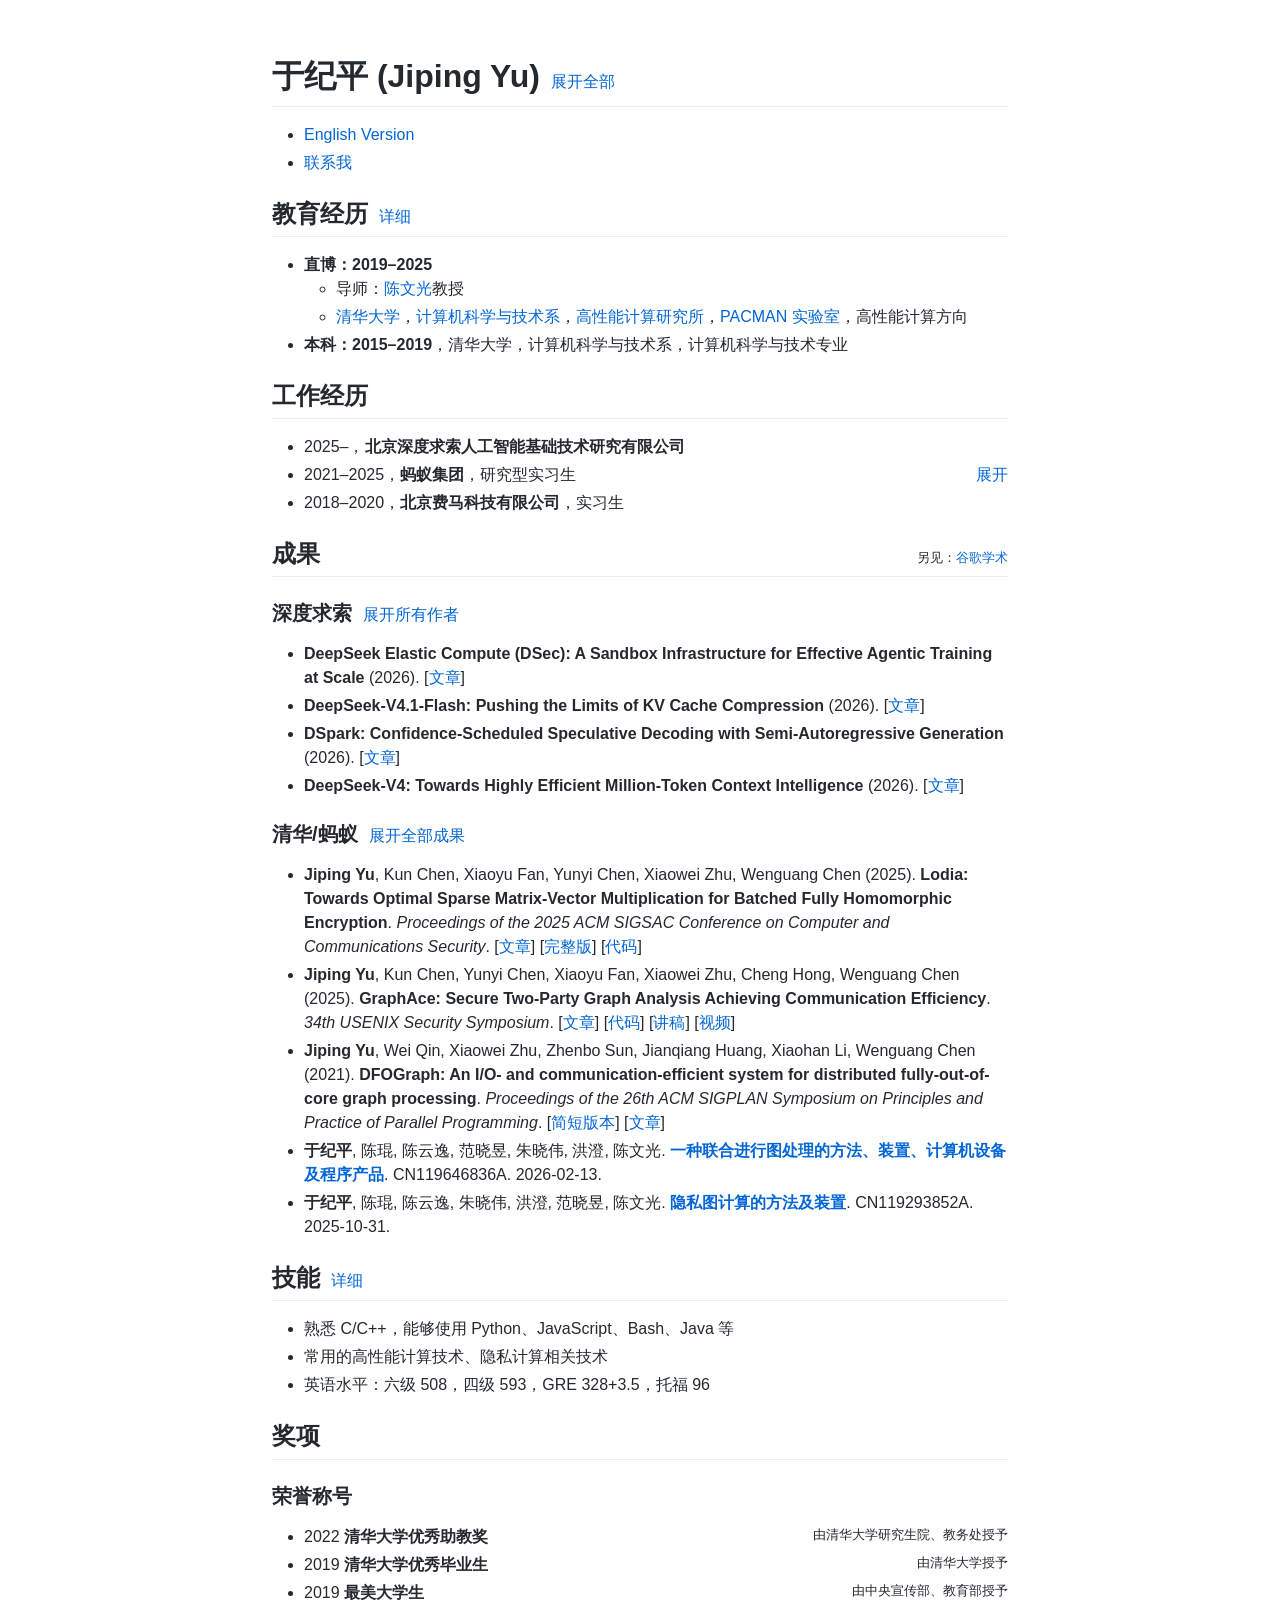
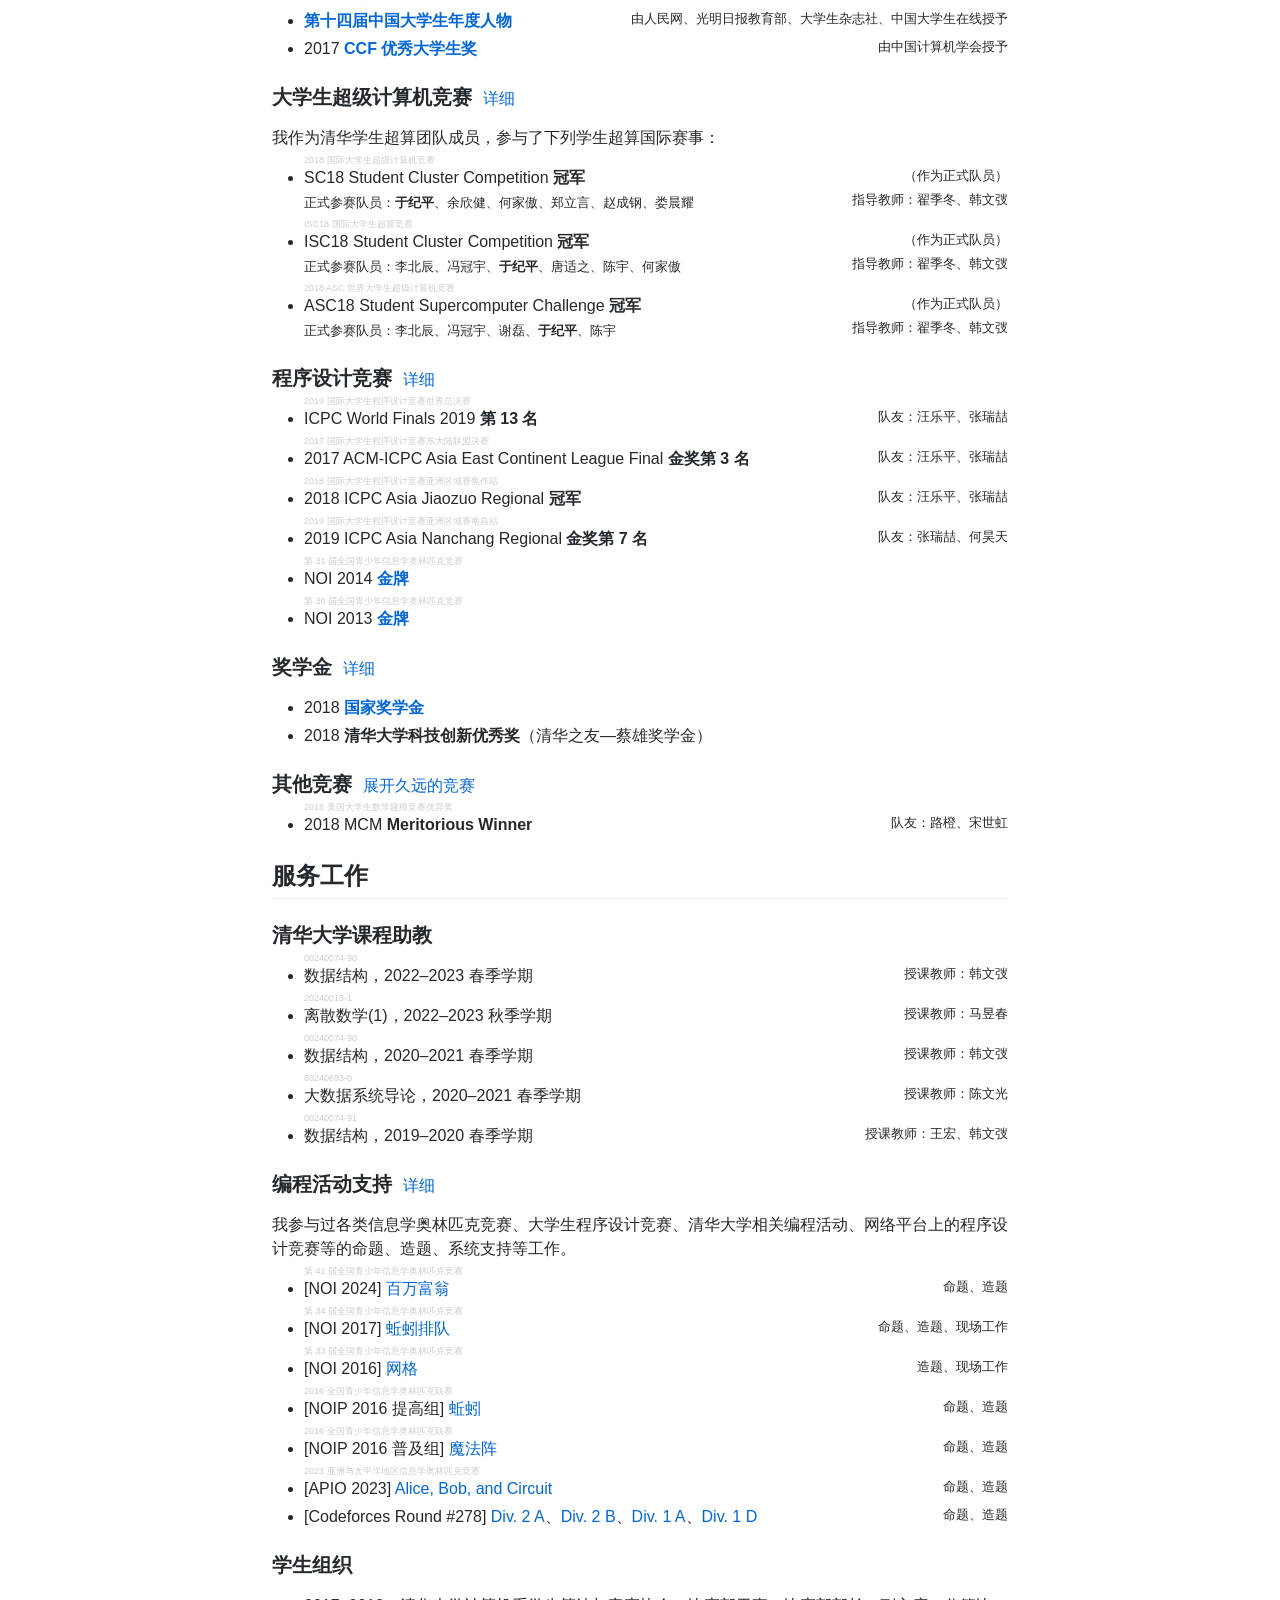
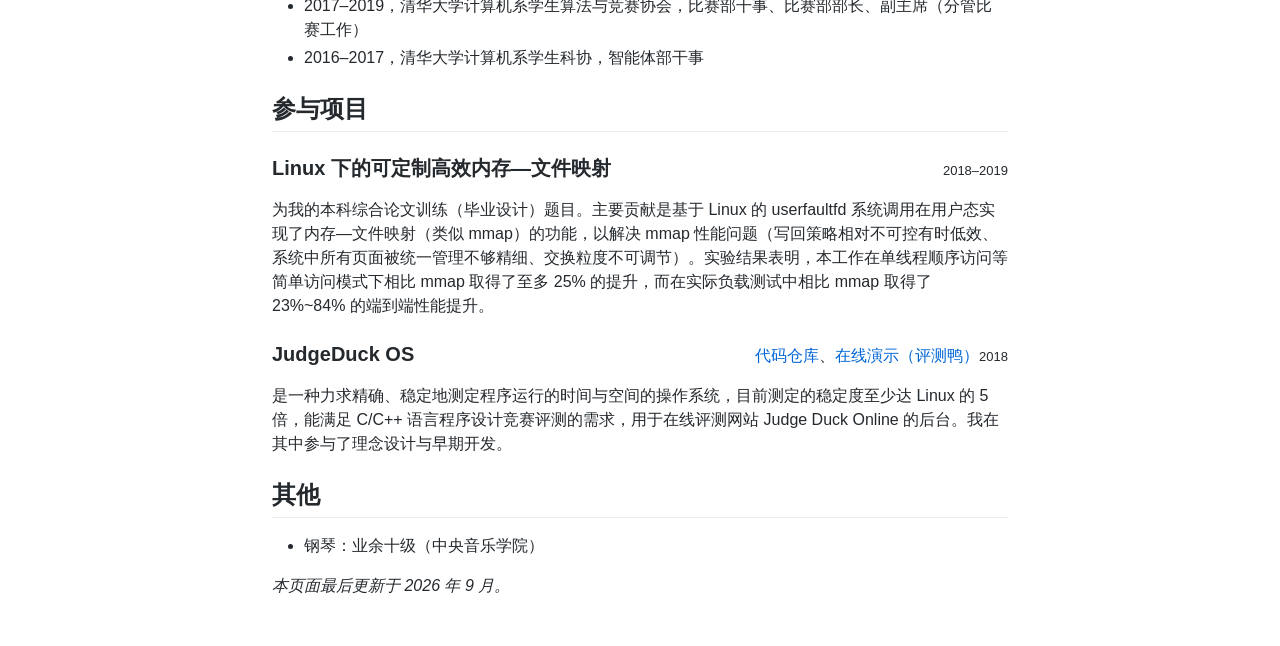
<file: z/index.html>
<!doctype html>

<html lang="zh-Hans"><head>
<meta charset="utf-8"/>
<meta content="width=device-width, initial-scale=1" name="viewport"/>
<title>于纪平的简历 (Jiping Yu)</title>



<meta content="于纪平的中文简历：教育经历、研究成果、奖项、程序设计竞赛、服务工作与项目经历。" name="description"/><link href="https://yjp.gg/z/" rel="canonical"/><link href="https://yjp.gg/e/" hreflang="en" rel="alternate"/><link href="https://yjp.gg/z/" hreflang="zh-Hans" rel="alternate"/><link href="https://yjp.gg/" hreflang="x-default" rel="alternate"/><link href="../assets/css/base.css" rel="stylesheet"/><link href="../assets/css/site.css" rel="stylesheet"/><link href="../assets/css/resume.css" rel="stylesheet"/></head>
<body class="resume-page site-page">
<main class="page prose">
<header class="resume-header"><div class="heading-row heading-row--h1"><h1 id="resume-title">于纪平 (Jiping Yu) </h1><button aria-controls="resume-section-1-details resume-section-2-details resume-section-3-details resume-section-4-details resume-section-5-details resume-section-7-details resume-section-8-details resume-section-9-details resume-section-10-details resume-section-12-details" aria-expanded="false" class="text-button heading-action js-only" data-collapsed-label="展开全部" data-expanded-label="折叠全部" data-toggle-all="" hidden="" type="button">展开全部</button></div>
<nav aria-label="简历语言与联系方式"><ul>
<li><a href="../e/">English Version</a></li>
<li><a href="/">联系我</a></li>
</ul></nav>
</header>
<section aria-labelledby="resume-section-1-heading" class="resume-section disclosure" data-disclosure="" data-expanded="false" id="resume-section-1"><div class="heading-row heading-row--h2"><h2 id="resume-section-1-heading">教育经历 </h2><button aria-controls="resume-section-1-details" aria-expanded="false" class="text-button js-only heading-action" data-collapsed-label="详细" data-disclosure-button="" data-expanded-label="简略" hidden="" type="button">详细</button></div><div class="disclosure-summary" data-disclosure-summary="">
<ul>
<li><strong>直博：2019–2025</strong><ul>
<li>导师：<a href="https://pacman.cs.tsinghua.edu.cn/~cwg/">陈文光</a>教授</li>
<li><a href="https://www.tsinghua.edu.cn/">清华大学</a>，<a href="https://www.cs.tsinghua.edu.cn/">计算机科学与技术系</a>，<a href="https://hpc.cs.tsinghua.edu.cn/">高性能计算研究所</a>，<a href="https://pacman.cs.tsinghua.edu.cn/">PACMAN 实验室</a>，高性能计算方向</li>
</ul>
</li>
<li><strong>本科：2015–2019</strong>，清华大学，计算机科学与技术系，计算机科学与技术专业</li>
</ul>
</div><div class="disclosure-details" data-disclosure-panel="" hidden="" id="resume-section-1-details">
<ul>
<li><strong>直博：2019–2025</strong><ul>
<li>导师：<a href="https://pacman.cs.tsinghua.edu.cn/~cwg/">陈文光</a>教授</li>
<li><a href="https://www.tsinghua.edu.cn/">清华大学</a>，<a href="https://www.cs.tsinghua.edu.cn/">计算机科学与技术系</a>，<a href="https://hpc.cs.tsinghua.edu.cn/">高性能计算研究所</a>，<a href="https://pacman.cs.tsinghua.edu.cn/">PACMAN 实验室</a>，高性能计算方向</li>
<li>平均学分绩点 3.86/4；其中计算机系课程为 3.94/4</li>
</ul>
</li>
<li><strong>本科：2015–2019</strong>，清华大学，计算机科学与技术系，计算机科学与技术专业<ul>
<li>平均学分绩点 3.77/4；其中计算机系课程为 3.95/4</li>
</ul>
</li>
<li>2012–2015，<a href="https://www.dlhs24.com.cn/"><strong>大连市第二十四中学</strong></a></li>
<li>2009–2012，<strong>辽宁师范大学第二附属中学</strong>（辽宁师范大学附属中学初中部）</li>
<li>2003–2009，<strong>大连市沙河口区中心小学</strong>（刘长春小学）</li>
</ul>
</div></section>
<section aria-labelledby="resume-section-2-heading" class="resume-section disclosure" data-disclosure="" data-expanded="false" id="resume-section-2"><h2 id="resume-section-2-heading">工作经历</h2>
<ul>
<li>2025–，<strong>北京深度求索人工智能基础技术研究有限公司</strong></li>
<li>2021–2025，<strong>蚂蚁集团</strong>，研究型实习生 <button aria-controls="resume-section-2-details" aria-expanded="false" class="text-button js-only inline-action" data-collapsed-label="展开" data-disclosure-button="" data-expanded-label="收起" hidden="" type="button">展开</button><ul class="inline-details" data-disclosure-panel="" hidden="" id="resume-section-2-details">
<li>2025，蚂蚁技术研究院-通用人工智能研究中心-智能系统实验室</li>
<li>2025，蚂蚁技术研究院-通用人工智能研究中心-图计算实验室</li>
<li>2022-2025，蚂蚁技术研究院-图计算实验室</li>
<li>2021-2022，平台技术事业群-图计算-图平台</li>
</ul>
</li>
<li>2018–2020，<strong>北京费马科技有限公司</strong>，实习生</li>
</ul>
</section>
<div class="heading-row heading-row--h2"><h2>成果 </h2><div class="heading-meta"><span class="note">另见：<a href="https://scholar.google.com/citations?user=4aQ-cAwAAAAJ">谷歌学术</a></span></div></div>
<section aria-labelledby="resume-section-3-heading" class="resume-section disclosure" data-disclosure="" data-expanded="false" id="resume-section-3"><div class="heading-row heading-row--h3"><h3 id="resume-section-3-heading">深度求索 </h3><button aria-controls="resume-section-3-details" aria-expanded="false" class="text-button js-only heading-action" data-collapsed-label="展开所有作者" data-disclosure-button="" data-expanded-label="收起作者" hidden="" type="button">展开所有作者</button></div><div class="disclosure-summary" data-disclosure-summary="">
<ul>
<li><strong>DeepSeek Elastic Compute (DSec): A Sandbox Infrastructure for Effective Agentic Training at Scale</strong> (2026). [<a href="https://arxiv.org/pdf/2609.22978">文章</a>]</li>
<li><strong>DeepSeek-V4.1-Flash: Pushing the Limits of KV Cache Compression</strong> (2026). [<a href="https://arxiv.org/pdf/2609.19969">文章</a>]</li>
<li><strong>DSpark: Confidence-Scheduled Speculative Decoding with Semi-Autoregressive Generation</strong> (2026). [<a href="https://arxiv.org/abs/2607.05147">文章</a>]</li>
<li><strong>DeepSeek-V4: Towards Highly Efficient Million-Token Context Intelligence</strong> (2026). [<a href="https://arxiv.org/abs/2606.19348">文章</a>]</li>
</ul>
</div><div class="disclosure-details" data-disclosure-panel="" hidden="" id="resume-section-3-details">
<ul>
<li>Jialiang Huang, Hongxuan Tang, Jingchang Chen, Yuxuan Liu, Yixiao Chen, Yuan Cheng, Yi Tao, Jingli Zhou, Yupeng Chen, Haoyu Chen, Jiarui Wang, Shengkai Lin, Chuqi Zhang, Bryan Lee Teng, Lian Guo, Zhe Fu, Wenjun Gao, Yisong Wang, Liang Zhao, Zehao Wang, Ziwei Xie, Yongqiang Guo, Peixin Cong, Ziyi Gao, Shuiping Yu, Hanwei Xu, Zuofan Wu, Zhizhou Ren, Yuyang Zhou, Bowei Zhang, Zhihuan Huang, Qihao Zhu, Lei Wang, Tianle Lin, Han Yu, Jiewen Hu, Dejian Yang, Shuo Yang, Shanghao Lu, Shaoyuan Chen, Junjie Qiu, Zhangli Sha, Yinmin Zhong, Yongtong Wu, Shiyu Wang, Wei Liu, Bingzheng Xu, Longhao Chen, Qiushi Du, Yuzhen Huang, Shirong Ma, Yaohui Wang, Mingshu Chen, Tongrui Xiong, Y.C. Yan, Haowen Luo, Haofen Liang, Xiaokang Zhang, Weihao Zeng, Runxin Xu, Peiyi Wang, Jinhua Zhu, Ruoyu Zhang, Wenkai Yang, Qi Tang, <strong>Jiping Yu</strong>, Tian Ye, Ruizhe Pan, Honghui Ding, Xiaodong Liu, Lingxiao Luo, Zhihong Shao, Yuhan Wu, Jibai Lu, Wen Liu, Haoling Zhang, Jingcheng Hu, Yaoyang Ye, Chaofan Lin, Zhaochen Zhang, Jianan Tong, Hengxu Wu, Zhihao Li, Yicheng Wang, Luyao Wang, Yuzhuo Bai, Lingyue Fu, Ruifan Xu, Y.Z. Wang, Zonglin Li, Mingqi Wei, Haiyang Shen, Chengyuan Zhang, Chao Jin, Zili Zhang, R.H. Yang, Xinbo Xu, Jian Zhou, Ruidong Zhu, Yuzhe Guo, Zelun Pan, Shaoheng Nie, Erhang Li, Shuhan Lin, Zheng Liu, Anshuo Chen, Zilong Lyu, Sinuo Cao, Rui Yu, Chuhao Wang, Junyi Guo, Junxiao Song, Kaifeng Chen, Menghao Ye, Junxian Li, Di Wu, Haiyang Ma, Yilun Wang, Haoran Yang, Yizai Cai, Shichun Liu, Yiping Wang, Junbo Sun, Shicheng Xu, Xiao Bi, Ying He, Yichao Zhang, Mingxing Zhang, Liyue Zhang, Panpan Huang, Wenfeng Liang (2026). <strong>DeepSeek Elastic Compute (DSec): A Sandbox Infrastructure for Effective Agentic Training at Scale</strong>. [<a href="https://arxiv.org/pdf/2609.22978">文章</a>]</li>
<li>DeepSeek-AI, Anyi Xu, B. Li, Bangcai Lin, Bing Xue, BingCheng Xian, Bingzheng Xu, Bochao Wu, Bowei Zhang, Boyi Deng, C.C. Yu, Chao Jin, Chaofan Lin, Chen Dong, Chenbing Wang, Chenfan Feng, Chengda Lu, Chenggang Zhao, Chengqi Deng, Chengyuan Zhang, Chenhao Xu, Chenqi Zhao, Chenze Shao, Chuhao Wang, Chuqi Zhang, Damai Dai, Dejian Yang, Deli Chen, Di Huang, Di Wu, Donghao Li, Erhang Li, Eric Fu, F. Zhou, Fangwei Zhou, Fangyun Lin, Fangzhou Yuan, Feiyu Xia, Fucong Dai, Guangbo Hao, Guanglin Li, Guanting Chen, Guoai Cao, Guofan Fan, Guolai Meng, Guowei Li, Haichuan Zhang, Haiyang Ma, Haiyang Shen, Han Li, Han Yu, Han Zhang, Hangyuan Deng, Hanwei Xu, Hanxiang Xu, Hanxun Zhong, Hao Guo, Hao Jiang, Hao Li, Hao Qin, Haodong Wen, Haofen Liang, Haofeng Huang, Haohua Liu, Haoling Zhang, Haoming Luo, Haoran Yang, Haotian Xu, Haotian Yuan, Haoting Huang, Haowen Luo, Haoyang Cai, Haoyu Chen, Haozhe Ji, Hengran Zhang, Hengrui Wang, Hengxu Wu, Honghui Ding, Hongxuan Tang, Huadong Wang, Huanqi Cao, Huazuo Gao, Hui Qu, Hui Zeng, J. Yang, J.H. Jin, J.H. Zhang, J.X. Zou, Jia Yu, Jiahui Zhou, Jiajun Chen, Jialiang Huang, Jialin Zhao, Jiamin Tang, Jian Zhou, Jianan Tong, Jianwen Li, Jiaqi Zhu, Jiarui Wang, Jiasheng Ye, Jiashi Li, Jiaxin Xu, Jiaying Ding, Jibai Lu, Jiewen Hu, Jin Yan, Jincheng Zhai, Jingchang Chen, Jingcheng Hu, Jingli Zhou, Jingsheng Xu, Jingting Xiang, Jingyan Yun, Jingyang Yuan, Jingyuan Cheng, Jinhua Zhu, Jinpeng Wang, Jinyi Chen, Jinyi Hu, <strong>Jiping Yu</strong>, Jueliang Guo, Junbo Pei, Junbo Sun, Junguang Jiang, Junjie Qiu, Junkang Zhou, Junqi Liu, Junren Li, Junxian Li, Junxiao Song, Junyi Guo, Kai Dong, Kaifeng Chen, Kaige Gao, Kang Guan, Kangdong Yuan, Ke Hong, Ke Xu, Kefan Zhao, Kexin Ji, Kexin Zhang, Kexing Zhou, Kuai Yu, Lan Zhang, Lean Wang, Lecong Zhang, Lei Wang, Letian Gao, Liang Zhao, Liansheng Xu, Lihua Guo, Lingxiao Luo, Lingyue Fu, Litao Deng, Litong Wang, Liyue Zhang, Longhao Chen, Lu Chen, Luotian Huang, Luyao Ma, Luyao Wang, M.S. Di, Max Mei, Menghao Ye, Miao Cui, Mingchuan Zhang, Minghua Zhang, Minghui Tang, Mingjing Zhang, Mingqi Wei, Mingshu Chen, Mingxing Liu, Mingxu Zhou, Mingyu Xu, Mingyu Yang, Mingze Wang, Muyang Chen, Ni Shentu, Ning Wang, Niufang Ning, Panpan Huang, Peixin Cong, Peiyi Wang, Peiyuan Xin, Pengfei Ren, Pengfei Yan, Pengle Zhang, Qi Kang, Qi Tang, Qiancheng Wang, Qiang Li, Qihao Zhu, Qingyang Li, Qinyu Chen, Qiushi Du, Qizhou Guo, Rongxian Xu, Rui Ding, Rui Hu, Rui Tian, Rui Yu, Ruidong Zhu, Ruifan Xu, Ruihan Yang, Ruihang Xia, Ruijie Lu, Ruilin Geng, Ruipeng Hong, Ruiqi Ge, Ruisong Zhang, Ruize Sun, Ruizhe Pan, Runji Wang, Runqian Chen, Runxin Xu, Ruohong Tian, Ruomeng Shen, Ruoyu Zhang, Ryan X., S.H. Liu, Shanghao Lu, Shangyan Zhou, Shanhuang Chen, Shaofei Cai, Shaoheng Nie, Shaoyuan Chen, Shengding Hu, Shengkai Lin, Shengwen Ran, Shengyu Liu, Shengyuan Jia, Shi Bai, Shi Feng, Shicheng Xu, Shichun Liu, Shiqiang Hu, Shirong Ma, Shiyu Wang, Shiyuan Feng, Shufan Gong, Shuhan Lin, Shuiping Yu, Shunfeng Zhou, Shuo Yang, Shuomeng Wang, Shuting Guo, Shuting Pan, Shuying Yu, Sinuo Cao, Siyi Lin, Sizhe Chen, Songyang Chen, Songyang Zhou, Tao Ni, Tao Yun, Tian Jin, Tian Pei, Tian Ye, Tianle Lin, Tianran Ji, Tianyi Cui, Tianyuan Yue, Tingting Yu, Tongrui Xiong, Wangding Zeng, Wei Liu, Wei Zhang, Weibin Xu, Weihao Zeng, Weilin Zhao, Wen Liu, Wenfeng Liang, Wenjie Pang, Wenjing Luo, Wenjing Yao, Wenjun Gao, Wenkai Shao, Wenkai Yang, Wenli Zhang, Wenlu Wang, Wenlve Huang, Wenqian Yan, Wentao Zhang, Xi Gao, Xiang He, Xiang Li, Xiangli Li, Xiangwen Wang, Xiangying Zhang, Xiankui Wei, Xiao Bi, Xiaodong Liu, Xiaohan Wang, Xiaojian Qu, Xiaokang Chen, Xiaokang Zhang, Xiaotao Nie, Xiaoyao Zou, Xiaoyuan Li, Xicheng Guo, Xieting Chu, Xin Cheng, Xin Liu, Xin Xie, Xinbo Xu, Xingchao Liu, Xingchen Liu, Xingkai Yu, Xingyou Li, Xintong Yao, Xinyang Chen, Xinyong Jiang, Xinyu Yang, Xinyu Yang, Xu Chen, Xuanyu Wang, Xubei Zhong, Xuecheng Su, Xuejie Liu, Xuheng Lin, Xujie Fan, Xuncheng Zhao, Xuwei Fu, Y.C. Yan, Y.H. Jiang, Y.T. Wu, Y.W. M., Y.Z. Wang, Yafei Gao, Yang Yang, Yang Zhang, Yanru Ma, Yanwen Huang, Yao Li, Yao Li, Yao Meng, Yao Zhao, Yaofeng Sun, Yaohui Wang, Yaoyang Ye, Yehang Yin, Yexinrui Wu, Yi Qian, Yi Tao, Yi Yu, Yichao Zhang, Yichen Jiang, Yicheng Wang, Yifan Ding, Yifan Shi, Yifeng Peng, Yifeng Zhai, Yijia Wu, Yiliang Xiong, Yilun Wang, Ying He, Ying Zhou, Yingjia Luo, Yinmin Zhong, Yiping Wang, Yisong Wang, Yixiang Zhang, Yixiao Chen, Yixuan Tan, Yixuan Wei, Yiyang Ma, Yiyao Yang, Yiyuan Liu, Yizai Cai, Yizhen Wei, Yizhi Wang, Yonglun Yang, Yongqi Zhuo, Yongqiang Guo, Yongtong Wu, Yu Wu, Yu Zhang, Yuan Bian, Yuan Cheng, Yuan Ou, Yuan Sun, Yuanfan Xu, Yuanhang Sun, Yuanhao Li, Yuchen Liu, Yuchen Yao, Yudong Han, Yuduan Wang, Yuhan Wu, Yuhao Meng, Yuheng Zou, YuKun Li, Yunchuan Wang, Yunfan Xiao, Yunfan Xiong, Yupeng Chen, Yuqian Cao, Yuqian Wang, Yuqing Chen, Yushun Zhang, Yutong Lin, Yuwei Xiao, Yuxian Gu, Yuxiang Chen, Yuxiang Huang, Yuxiang Luo, Yuxiang You, Yuxin Chen, Yuxin Xiang, Yuxuan Liu, Yuxuan Zhou, Yuyang Zhou, Yuzhe Guo, Yuzhen Huang, Yuzhuo Bai, Z.Y. Z., Zanlin Ni, Zehao Wang, Zehua Zhao, Zehui Ren, Zejun Zhao, Zhangli Sha, Zhanying Wang, Zhaochen Zhang, Zhaoshuai Du, Zhe Fu, Zhean Xu, Zhenda Xie, Zheng Liu, Zhengyan Zhang, Zhenhua Dong, Zhewen Hao, Zhibang Wang, Zhibin Gou, Zhicheng Ma, Zhihao Li, Zhihong Shao, Zhihuan Huang, Zhijie Li, Zhirui Lu, Zhixian Huang, Zhixuan Chen, Zhixuan Chen, Zhixuan Pan, Zhiyu Wu, Zhizhou Ren, Zhu He, Zhuoshu Li, Zhuping Zhang, Zian Xu, Zihao Wang, Zihui Gu, Zijia Zhu, Zili Zhang, Zilin Li, Zilong Hou, Zilong Lyu, Ziqiao Wang, Ziwei Xie, Ziya Zhang, Ziyi Gao, Zizheng Pan, Zonglin Li, Zongqing Yao, Zui Chen, Zuofan Wu, Chenchen Ling, Chengyu Hou, Chong Chen, D. Li, Di Qi, Dongjie Ji, Fang Wei, Fanyi Xia, Fei Xie, Feiyi Tan, Hailong Guo, Haiyan Zhai, Hui Zhou, Huihui Tan, Huijie Li, Jia Luo, Jia Song, Jialu Cai, Jian Liang, Jiangting Zhou, Jiaqi Gao, Jiayi Shao, Jie Chen, Jieyu Yang, Jin Chen, Jingde Zhang, Jingzi Zhou, Jinqian Wang, Jinyang Liu, JinZhao Sun, Junhua Ling, Junmin Zheng, Kaicheng Yang, Ke Xu, Le Su, Leyi Xia, Liangfeng Ding, Lin Zhuo, Linwang Ma, Linyan Zhu, Liyu Cai, Luqi Yao, M.K. Zhang, Meng Li, Miao Lin, Miaojun Wang, Min Zhang, Mingming Li, Mingming Wang, Mingze Yin, Minmin Han, Nan Cao, Ning Wang, Ningxin Ma, Panpan Wang, Peihan Lin, Peng Sun, Peng Zhang, Qian Ying, Qiang Xiang, Qiao Wang, Qingmiao Mao, Qiwei Jiang, Rongli Jin, Ruyi Chen, Sha Tao, Shangmian Sun, Shaoqing Wu, Shichao Zou, Si Lei, Tianyang Zhang, Tianyu Sun, Tingting Yin, W.L. Xiao, Wei An, Wei Li, Wei Wang, Weiwei Lin, Wenqing Hou, X. Lin, Xiangfei Meng, Xianzhu Huang, Xiao Peng, Xiaoqian Li, Xiaoting Zhang, Xiaowen Sun, Xiaoxiang Wang, Xiaoyu Ye, Xinrou Zhang, Xinyu Zhang, Xue Cao, Xueyin Chen, Yanan Zhou, Yanhong Xu, Yao Xia, Yao Xu, Yi Shao, Yihong Zhang, Yiling Ma, Ying Tang, Yining Lou, Yiru Chen, Yishi Piao, Yixuan Chen, Yong Xiong, Yuchen Xuan, Yuehan Yang, Yuer Xu, Yukun Zha, Yunxian Ma, Yuping Lin, Yuting Yan, Yutong Xie, Yuwen Sheng, Yuxuan Zhu, Zekai Zhang, Zhe Ju, Zhenzhen Lin, Zheren Gao, Zheyang Sun, Zhigang Yan, Zhongyu Wu, Zi Wang, Zihua Qu, Ziling Yan, Ziyi Wan (2026). <strong>DeepSeek-V4.1-Flash: Pushing the Limits of KV Cache Compression</strong>. [<a href="https://arxiv.org/pdf/2609.19969">文章</a>]</li>
<li>Xin Cheng, Xingkai Yu, Chenze Shao, Jiashi Li, Yunfan Xiong, Yi Qian, Jiaqi Zhu, Shirong Ma, Xiaokang Zhang, Jiasheng Ye, Qinyu Chen, Chengqi Deng, <strong>Jiping Yu</strong>, Damai Dai, Zhengyan Zhang, Yixuan Wei, Yixuan Tan, Wenkai Yang, Runxin Xu, Yu Wu, Zhean Xu, Xuanyu Wang, Muyang Chen, Rui Tian, Xiao Bi, Zhewen Hao, Shaoyuan Chen, Huanqi Cao, Wentao Zhang, Anyi Xu, Huishuai Zhang, Dongyan Zhao, Wenfeng Liang (2026). <strong>DSpark: Confidence-Scheduled Speculative Decoding with Semi-Autoregressive Generation</strong>. [<a href="https://arxiv.org/abs/2607.05147">文章</a>]</li>
<li>DeepSeek-AI, Anyi Xu, Bangcai Lin, Bing Xue, Bingxuan Wang, Bingzheng Xu, Bochao Wu, Bowei Zhang, Chaofan Lin, Chen Dong, Chenchen Ling, Chengda Lu, Chenggang Zhao, Chengqi Deng, Chengyu Hou, Chenhao Xu, Chenze Shao, Chong Ruan, Conner Sun, Damai Dai, Daya Guo, Dejian Yang, Deli Chen, Donghao Li, Dongjie Ji, Erhang Li, Fang Wei, Fangyun Lin, Fangzhou Yuan, Feiyu Xia, Fucong Dai, Guangbo Hao, Guanting Chen, Guoai Cao, Guolai Meng, Guowei Li, Han Yu, Han Zhang, Hanwei Xu, Hao Li, Haofen Liang, Haoling Zhang, Haoming Luo, Haoran Wei, Haotian Yuan, Haowei Zhang, Haowen Luo, Haoyu Chen, Haozhe Ji, Hengqing Zhang, Honghui Ding, Hongxuan Tang, Huanqi Cao, Huazuo Gao, Hui Qu, Hui Zeng, J Yang, JQ Zhu, Jia Luo, Jia Song, Jia Yu, Jialiang Huang, Jialu Cai, Jian Liang, Jiangting Zhou, Jiasheng Ye, Jiashi Li, Jiaxin Xu, Jiewen Hu, Jieyu Yang, Jin Chen, Jin Yan, Jingchang Chen, Jingli Zhou, Jingting Xiang, Jingyang Yuan, Jingyuan Cheng, Jingzi Zhou, Jinhua Zhu, <strong>Jiping Yu</strong>, Joseph Sun, Jun Ran, Junguang Jiang, Junjie Qiu, Junlong Li, Junmin Zheng, Junxiao Song, Kai Dong, Kaige Gao, Kang Guan, Kexing Zhou, Kezhao Huang, Kuai Yu, Lean Wang, Lecong Zhang, Lei Wang, Leyi Xia, Li Zhang, Liang Zhao, Lihua Guo, Lingxiao Luo, Linwang Ma, Linyan Zhu, Litong Wang, Liyu Cai, Liyue Zhang, Longhao Chen, MS Di, MY Xu, Max Mei, Miaojun Wang, Mingchuan Zhang, Minghua Zhang, Minghui Tang, Mingming Li, Mingxu Zhou, Minmin Han, Ning Wang, Panpan Huang, Panpan Wang, Peixin Cong, Peiyi Wang, Peng Zhang, Qiancheng Wang, Qihao Zhu, Qingyang Li, Qinyu Chen, Qiushi Du, Qiwei Jiang, Rui Tian, Ruifan Xu, Ruijie Lu, Ruiling Xu, Ruiqi Ge, Ruisong Zhang, Ruizhe Pan, Runji Wang, Runqian Chen, Runqiu Yin, Runxin Xu, Ruomeng Shen, Ruoyu Zhang, Ruyi Chen, SH Liu, Shanghao Lu, Shangmian Sun, Shangyan Zhou, Shanhuang Chen, Shaofei Cai, Shaoheng Nie, Shaoqing Wu, Shaoyuan Chen, Shengding Hu, Shengyu Liu, Shiqiang Hu, Shirong Ma, Shiyu Wang, Shuiping Yu, Shunfeng Zhou, Shuting Pan, Shuying Yu, Songyang Zhou, Tao Ni, Tao Yun, Tian Jin, Tian Pei, Tian Ye, Tianle Lin, Tianran Ji, Tianyi Cui, Tianyuan Yue, Tingting Yu, Tun Wang, W Zhang, WL Xiao, Wangding Zeng, Wei An, Weilin Zhao, Wen Liu, Wenfeng Liang, Wenjie Pang, Wenjing Luo, Wenjing Yao, Wenjun Gao, Wenkai Yang, Wenlve Huang, Wenqing Hou, Wentao Zhang, Wenting Ma, Xi Gao, Xiang He, Xiangwen Wang, Xianzu Wang, Xiao Bi, Xiaodong Liu, Xiaohan Wang, Xiaokang Chen, Xiaokang Zhang, Xiaotao Nie, Xiaowen Sun, Xiaoxiang Wang, Xin Cheng, Xin Liu, Xin Xie, Xingchao Liu, Xingchen Liu, Xingkai Yu, Xingyou Li, Xinyu Yang, Xinyu Zhang, Xu Chen, Xuanyu Wang, Xuecheng Su, Xueyin Chen, Xuheng Lin, Xuwei Fu, YC Yan, YQ Wang, YW Ma, Yanfeng Luo, Yang Zhang, Yanhong Xu, Yanru Ma, Yanwen Huang, Yao Li, Yao Li, Yao Xu, Yao Zhao, Yaofeng Sun, Yaohui Wang, Yi Qian, Yi Shao, Yi Yu, Yichao Zhang, Yifan Ding, Yifan Shi, Yijia Wu, Yiliang Xiong, Yiling Ma, Ying He, Ying Tang, Ying Zhou, Yingjia Luo, Yinmin Zhong, Yishi Piao, Yisong Wang, Yixiang Zhang, Yixiao Chen, Yixuan Tan, Yixuan Wei, Yiyang Ma, Yiyuan Liu, Yonglun Yang, Yongqiang Guo, Yongtong Wu, Yu Wu, YuKun Li, Yuan Cheng, Yuan Ou, Yuanfan Xu, Yuanhao Li, Yuduan Wang, Yuehan Yang, Yuer Xu, Yuhan Wu, Yuhao Meng, Yuheng Zou, Yukun Zha, Yunfan Xiong, Yupeng Chen, Yuping Lin, Yuqian Cao, Yuqian Wang, Yushun Zhang, Yuting Yan, Yutong Lin, Yuxian Gu, Yuxiang Luo, Yuxiang You, Yuxuan Liu, Yuxuan Zhou, Yuyang Zhou, Yuzhen Huang, ZF Wu, Zehao Wang, Zehua Zhao, Zehui Ren, Zekai Zhang, Zhangli Sha, Zhe Fu, Zhe Ju, Zhean Xu, Zhenda Xie, Zhengyan Zhang, Zheren Gao, Zhewen Hao, Zhibin Gou, Zhicheng Ma, Zhigang Yan, Zhihong Shao, Zhixian Huang, Zhixuan Chen, Zhiyu Wu, Zhizhou Ren, Zhongyu Wu, Zhuoshu Li, Zhuping Zhang, Zian Xu, Zihao Wang, Zihua Qu, Zihui Gu, Zijia Zhu, Zilin Li, Zipeng Zhang, Ziwei Xie, Ziyi Gao, Ziyi Wan, Zizheng Pan, Zongqing Yao (2026). <strong>DeepSeek-V4: Towards Highly Efficient Million-Token Context Intelligence</strong>. [<a href="https://arxiv.org/abs/2606.19348">文章</a>]</li>
</ul>
</div></section>
<section aria-labelledby="resume-section-4-heading" class="resume-section disclosure" data-disclosure="" data-expanded="false" id="resume-section-4"><div class="heading-row heading-row--h3"><h3 id="resume-section-4-heading">清华/蚂蚁 </h3><button aria-controls="resume-section-4-details" aria-expanded="false" class="text-button js-only heading-action" data-collapsed-label="展开全部成果" data-disclosure-button="" data-expanded-label="仅显示精选成果" hidden="" type="button">展开全部成果</button></div><div class="disclosure-summary" data-disclosure-summary="">
<ul>
<li><strong>Jiping Yu</strong>, Kun Chen, Xiaoyu Fan, Yunyi Chen, Xiaowei Zhu, Wenguang Chen (2025). <strong>Lodia: Towards Optimal Sparse Matrix-Vector Multiplication for Batched Fully Homomorphic Encryption</strong>. <em>Proceedings of the 2025 ACM SIGSAC Conference on Computer and Communications Security</em>. [<a href="https://dl.acm.org/doi/10.1145/3719027.3765025">文章</a>] [<a href="https://eprint.iacr.org/2025/1425">完整版</a>] [<a href="https://zenodo.org/records/16960501">代码</a>]</li>
<li><strong>Jiping Yu</strong>, Kun Chen, Yunyi Chen, Xiaoyu Fan, Xiaowei Zhu, Cheng Hong, Wenguang Chen (2025). <strong>GraphAce: Secure Two-Party Graph Analysis Achieving Communication Efficiency</strong>. <em>34th USENIX Security Symposium</em>. [<a href="https://www.usenix.org/system/files/usenixsecurity25-yu-jiping.pdf">文章</a>] [<a href="https://zenodo.org/records/15009743">代码</a>] [<a href="https://www.usenix.org/system/files/sec25_slides_yu-jiping.pdf">讲稿</a>] [<a href="https://www.youtube.com/watch?v=lCGYfC53JIA">视频</a>]</li>
<li><strong>Jiping Yu</strong>, Wei Qin, Xiaowei Zhu, Zhenbo Sun, Jianqiang Huang, Xiaohan Li, Wenguang Chen (2021). <strong>DFOGraph: An I/O- and communication-efficient system for distributed fully-out-of-core graph processing</strong>. <em>Proceedings of the 26th ACM SIGPLAN Symposium on Principles and Practice of Parallel Programming</em>. [<a href="https://dl.acm.org/doi/10.1145/3437801.3441622">简短版本</a>] [<a href="https://arxiv.org/abs/2101.06911">文章</a>]</li>
<li><strong>于纪平</strong>, 陈琨, 陈云逸, 范晓昱, 朱晓伟, 洪澄, 陈文光. <a href="https://patents.google.com/patent/CN119646836A"><strong>一种联合进行图处理的方法、装置、计算机设备及程序产品</strong></a>. CN119646836A. 2026-02-13.</li>
<li><strong>于纪平</strong>, 陈琨, 陈云逸, 朱晓伟, 洪澄, 范晓昱, 陈文光. <a href="https://patents.google.com/patent/CN119293852A"><strong>隐私图计算的方法及装置</strong></a>. CN119293852A. 2025-10-31.</li>
</ul>
</div><div class="disclosure-details" data-disclosure-panel="" hidden="" id="resume-section-4-details">
<ul>
<li>Shuhong Huang, Shizhi Tang, Yuan Wen, Huanqi Cao, Ruibai Tang, Yidong Chen, <strong>Jiping Yu</strong>, Yang Li, Chao Jiang, Limin Xiao, Jidong Zhai (2026). <strong>ParDiff: Efficiently Parallelizing Reverse-Mode Automatic Differentiation with Direct Indexing</strong>. <em>Proceedings of the 31st ACM SIGPLAN Annual Symposium on Principles and Practice of Parallel Programming</em>. [<a href="https://dl.acm.org/doi/10.1145/3774934.3786418">文章</a>]</li>
<li>Xiaoyu Fan, Kun Chen, <strong>Jiping Yu</strong>, Xin Liu, Yunyi Chen, Wei Xu (2026). <strong>RoundRole: Unlocking the Efficiency of Multi-party Computation with Bandwidth-aware Execution</strong>. <em>Proceedings of the Network and Distributed System Security Symposium (NDSS)</em>. [<a href="https://www.ndss-symposium.org/wp-content/uploads/2026-f52-paper.pdf">文章</a>] [<a href="https://www.ndss-symposium.org/wp-content/uploads/f0052-fan-slides.pdf">讲稿</a>] [<a href="https://www.youtube.com/watch?v=w03Ew6RpRgQ">视频</a>]</li>
<li><strong>Jiping Yu</strong>, Kun Chen, Xiaoyu Fan, Yunyi Chen, Xiaowei Zhu, Wenguang Chen (2025). <strong>Lodia: Towards Optimal Sparse Matrix-Vector Multiplication for Batched Fully Homomorphic Encryption</strong>. <em>Proceedings of the 2025 ACM SIGSAC Conference on Computer and Communications Security</em>. [<a href="https://dl.acm.org/doi/10.1145/3719027.3765025">文章</a>] [<a href="https://eprint.iacr.org/2025/1425">完整版</a>] [<a href="https://zenodo.org/records/16960501">代码</a>]</li>
<li>Yunyi Chen, <strong>Jiping Yu</strong>, Kun Chen, Xiaoyu Fan, Xiaowei Zhu, Wenguang Chen (2025). <strong>Correlation-Aware Secure Sorting and Permutation for Iterative Two-Party Graph Analysis</strong>. <em>Proceedings of the 2025 ACM SIGSAC Conference on Computer and Communications Security</em>. [<a href="https://dl.acm.org/doi/10.1145/3719027.3765050">文章</a>]</li>
<li>Xiaoyu Fan, Kun Chen, <strong>Jiping Yu</strong>, Xiaowei Zhu, Yunyi Chen, Huanchen Zhang, Wei Xu (2025). <strong>GORAM: Graph-oriented ORAM for Efficient Ego-centric Queries on Federated Graphs</strong>. <em>Proceedings of the VLDB Endowment, Volume 18, Issue 10</em>. [<a href="https://www.vldb.org/pvldb/vol18/p3601-fan.pdf">文章</a>] [<a href="https://arxiv.org/abs/2410.02234">完整版</a>]</li>
<li><strong>Jiping Yu</strong>, Kun Chen, Yunyi Chen, Xiaoyu Fan, Xiaowei Zhu, Cheng Hong, Wenguang Chen (2025). <strong>GraphAce: Secure Two-Party Graph Analysis Achieving Communication Efficiency</strong>. <em>34th USENIX Security Symposium</em>. [<a href="https://www.usenix.org/system/files/usenixsecurity25-yu-jiping.pdf">文章</a>] [<a href="https://zenodo.org/records/15009743">代码</a>] [<a href="https://www.usenix.org/system/files/sec25_slides_yu-jiping.pdf">讲稿</a>] [<a href="https://www.youtube.com/watch?v=lCGYfC53JIA">视频</a>]</li>
<li><strong>Jiping Yu</strong>, Wei Qin, Xiaowei Zhu, Zhenbo Sun, Jianqiang Huang, Xiaohan Li, Wenguang Chen (2021). <strong>DFOGraph: An I/O- and communication-efficient system for distributed fully-out-of-core graph processing</strong>. <em>Proceedings of the 26th ACM SIGPLAN Symposium on Principles and Practice of Parallel Programming</em>. [<a href="https://dl.acm.org/doi/10.1145/3437801.3441622">简短版本</a>] [<a href="https://arxiv.org/abs/2101.06911">文章</a>]</li>
<li>Xiaowei Zhu, Guanyu Feng, Marco Serafini, Xiaosong Ma, <strong>Jiping Yu</strong>, Lei Xie, Ashraf Aboulnaga, Wenguang Chen (2020). <strong>LiveGraph: A transactional graph storage system with purely sequential adjacency list scans</strong>. <em>Proceedings of the VLDB Endowment 13, No. 7</em>. [<a href="http://www.vldb.org/pvldb/vol13/p1020-zhu.pdf">文章</a>]</li>
<li>Peng Zhao, Chen Ding, Lei Liu, <strong>Jiping Yu</strong>, Wentao Han, Xiao-Bing Feng (2019). <strong>Cacheap: Portable and collaborative I/O optimization for graph processing</strong>. <em>Journal of Computer Science and Technology</em>. [<a href="http://jcst.ict.ac.cn/EN/10.1007/s11390-019-1936-6">文章</a>]</li>
<li>Jiaao He, Chenggang Zhao, <strong>Jiping Yu</strong>, Xinjian Yu, Liyan Zheng, Chenyao Lou, Shizhi Tang, Wentao Han, Jidong Zhai (2019). <strong>Student cluster competition 2018, team Tsinghua University: Reproducing performance of multi-physics simulations of the Tsunamigenic 2004 Sumatra megathrust earthquake on the Intel Skylake Architecture</strong>. <em>Parallel Computing 90</em>. [<a href="https://www.sciencedirect.com/science/article/pii/S0167819119301619">文章</a>]</li>
<li>Ka Cheong Jason Lau, Yuxuan Li, Lei Xie, Qian Xie, Beichen Li, Yu Chen, Guanyu Feng, <strong>Jiping Yu</strong>, Xinjian Yu, Miao Wang, Wentao Han, Jidong Zhai (2018). <strong>Student cluster competition 2017, team Tsinghua University: Reproducing vectorization of the tersoff multi-body potential on the Intel Skylake and NVIDIA Volta architectures</strong>. <em>Parallel Computing 78</em>. [<a href="https://www.sciencedirect.com/science/article/pii/S0167819118300668">文章</a>]</li>
<li><strong>于纪平</strong>, 陈琨, 陈云逸, 范晓昱, 朱晓伟, 洪澄, 陈文光. <a href="https://patents.google.com/patent/CN119646836A"><strong>一种联合进行图处理的方法、装置、计算机设备及程序产品</strong></a>. CN119646836A. 2026-02-13.</li>
<li>Wei Qin, <strong>Jiping Yu</strong>, Xiaowei Zhu, Wengung Chen. <a href="https://patents.google.com/patent/US20240134881A1"><strong>Distributed data processing</strong></a>. US20240134881A1. 2026-01-27.</li>
<li>陈云逸, <strong>于纪平</strong>, 陈琨, 范晓昱, 朱晓伟, 陈文光. <a href="https://patents.google.com/patent/CN119646870A"><strong>迭代式两方隐私图分析方法和装置</strong></a>. CN119646870A. 2025-11-25.</li>
<li>Wei Qin, <strong>Jiping Yu</strong>, Xiaowei Zhu, Wengung Chen. <a href="https://patents.google.com/patent/US20240143657A1"><strong>Graph data partitioning</strong></a>. US20240143657A1. 2025-11-04.</li>
<li><strong>于纪平</strong>, 陈琨, 陈云逸, 朱晓伟, 洪澄, 范晓昱, 陈文光. <a href="https://patents.google.com/patent/CN119293852A"><strong>隐私图计算的方法及装置</strong></a>. CN119293852A. 2025-10-31.</li>
<li>Wei Qin, <strong>Jiping Yu</strong>, Xiaowei Zhu, Wengung Chen. <a href="https://patents.google.com/patent/US12348328B2"><strong>Communication method and apparatus applied to computer cluster</strong></a>. US12348328B2. 2025-07-01.</li>
<li>范晓昱, 陈琨, <strong>于纪平</strong>, 朱晓伟, 陈云逸, 陈文光, 徐葳. <a href="https://patents.google.com/patent/CN119248971A"><strong>基于隐私保护联合构建图数据、进行图查询的方法和装置</strong></a>. CN119248971A. 2025-01-03.（申请公开日期）</li>
<li>覃伟, <strong>于纪平</strong>, 朱晓伟, 陈文光. <a href="https://patents.google.com/patent/CN113792170B"><strong>图数据划分方法、装置和计算机设备</strong></a>. CN113792170B. 2022-03-15.</li>
<li>覃伟, <strong>于纪平</strong>, 朱晓伟, 陈文光. <a href="https://patents.google.com/patent/CN113656426B"><strong>分布式数据处理方法、装置及设备</strong></a>. CN113656426B. 2022-02-08.</li>
<li>覃伟, <strong>于纪平</strong>, 朱晓伟, 陈文光. <a href="https://patents.google.com/patent/CN113630476B"><strong>应用于计算机集群的通信方法及通信装置</strong></a>. CN113630476B. 2021-12-31.</li>
</ul>
</div></section>
<section aria-labelledby="resume-section-5-heading" class="resume-section disclosure" data-disclosure="" data-expanded="false" id="resume-section-5"><div class="heading-row heading-row--h2"><h2 id="resume-section-5-heading">技能 </h2><button aria-controls="resume-section-5-details" aria-expanded="false" class="text-button js-only heading-action" data-collapsed-label="详细" data-disclosure-button="" data-expanded-label="简略" hidden="" type="button">详细</button></div><div class="disclosure-summary" data-disclosure-summary="">
<ul>
<li>熟悉 C/C++，能够使用 Python、JavaScript、Bash、Java 等</li>
<li>常用的高性能计算技术、隐私计算相关技术</li>
<li>英语水平：六级 508，四级 593，GRE 328+3.5，托福 96</li>
</ul>
</div><div class="disclosure-details" data-disclosure-panel="" hidden="" id="resume-section-5-details">
<ul>
<li>熟悉的编程语言：C/C++<ul>
<li>包括：现代 C++ 标准、Linux 用户态/内核态编程、高性能网络/外存编程、模板元编程、Qt 等</li>
</ul>
</li>
<li>能够使用：Python、JavaScript、Bash、Java、Pascal</li>
<li>有基础了解：Rust、Go、HTML、CSS、Batch、Kotlin、Swift、VHDL、Lua、Ruby</li>
<li>常用的高性能计算技术<ul>
<li>串行与并行程序的性能调优</li>
<li>高性能程序的移植（并行化、分布式、GPU、外存等）</li>
<li>常见高性能计算库的使用与调优</li>
<li>计算集群的搭建、管理、使用</li>
</ul>
</li>
<li>隐私计算相关技术<ul>
<li>秘密分享、同态加密、混淆电路、隐私求交、可信执行环境等</li>
<li>协议的设计、证明、实现与调优</li>
</ul>
</li>
<li>英语水平：六级 508，四级 593，GRE 328+3.5，托福 96<ul>
<li>GRE General Test: verbal 158 (80%), quantitative 170 (97%), writing 3.5 (42%)</li>
<li>TOEFL iBT: reading 27, listening 26, writing 21, speaking 22</li>
</ul>
</li>
</ul>
</div></section>
<h2>奖项</h2>
<h3>荣誉称号</h3>
<ul>
<li><div class="list-item-row"><div class="list-item-row__main">2022 <strong>清华大学优秀助教奖</strong>
</div><div class="list-item-row__meta"><span class="list-item-row__note">由清华大学研究生院、教务处授予</span></div></div></li>
<li><div class="list-item-row"><div class="list-item-row__main">2019 <strong>清华大学优秀毕业生</strong>
</div><div class="list-item-row__meta"><span class="list-item-row__note">由清华大学授予</span></div></div></li>
<li><div class="list-item-row"><div class="list-item-row__main">2019 <strong>最美大学生</strong>
</div><div class="list-item-row__meta"><span class="list-item-row__note">由中央宣传部、教育部授予</span></div></div></li>
<li><div class="list-item-row"><div class="list-item-row__main"><a href="/files/people2019050715.pdf"><strong>第十四届中国大学生年度人物</strong></a>
</div><div class="list-item-row__meta"><span class="list-item-row__note">由人民网、光明日报教育部、大学生杂志社、中国大学生在线授予</span></div></div></li>
<li><div class="list-item-row"><div class="list-item-row__main">2017 <a href="https://www.ccf.org.cn/c/2017-07-31/602612.shtml"><strong>CCF 优秀大学生奖</strong></a>
</div><div class="list-item-row__meta"><span class="list-item-row__note">由中国计算机学会授予</span></div></div></li>
</ul>

<section aria-labelledby="resume-section-7-heading" class="resume-section disclosure" data-disclosure="" data-expanded="false" id="resume-section-7"><div class="heading-row heading-row--h3"><h3 id="resume-section-7-heading">大学生超级计算机竞赛 </h3><button aria-controls="resume-section-7-details" aria-expanded="false" class="text-button js-only heading-action" data-collapsed-label="详细" data-disclosure-button="" data-expanded-label="简略" hidden="" type="button">详细</button></div><div class="disclosure-summary" data-disclosure-summary="">
<p>我作为清华学生超算团队成员，参与了下列学生超算国际赛事：</p>
<ul>
<li class="resume-entry">
<div class="resume-item resume-item--multiline"><div class="resume-item__main">
<span class="resume-item__annotation">
           2018 国际大学生超级计算机竞赛
       </span>
       SC18 Student Cluster Competition <strong>冠军</strong>

</div><div class="resume-item__meta"><span class="resume-item__note">（作为正式队员）</span><div class="resume-item__note">
       正式参赛队员：<strong>于纪平</strong>、余欣健、何家傲、郑立言、赵成钢、娄晨耀
   </div><span class="resume-item__note">
       指导教师：翟季冬、韩文弢
   </span></div></div></li>
<li class="resume-entry">
<div class="resume-item resume-item--multiline"><div class="resume-item__main">
<span class="resume-item__annotation">
           ISC18 国际大学生超算竞赛
       </span>
       ISC18 Student Cluster Competition <strong>冠军</strong>

</div><div class="resume-item__meta"><span class="resume-item__note">（作为正式队员）</span><div class="resume-item__note">
       正式参赛队员：李北辰、冯冠宇、<strong>于纪平</strong>、唐适之、陈宇、何家傲
   </div><span class="resume-item__note">
       指导教师：翟季冬、韩文弢
   </span></div></div></li>
<li class="resume-entry">
<div class="resume-item resume-item--multiline"><div class="resume-item__main">
<span class="resume-item__annotation">
           2018 ASC 世界大学生超级计算机竞赛
       </span>
       ASC18 Student Supercomputer Challenge <strong>冠军</strong>

</div><div class="resume-item__meta"><span class="resume-item__note">（作为正式队员）</span><div class="resume-item__note">
       正式参赛队员：李北辰、冯冠宇、谢磊、<strong>于纪平</strong>、陈宇
   </div><span class="resume-item__note">
       指导教师：翟季冬、韩文弢
   </span></div></div></li>
</ul>
</div><div class="disclosure-details" data-disclosure-panel="" hidden="" id="resume-section-7-details">
<p>我作为清华学生超算团队成员，参与了下列学生超算国际赛事：</p>
<ul>
<li class="resume-entry">
<div class="resume-item resume-item--multiline"><div class="resume-item__main">
<span class="resume-item__annotation">
           2018 国际大学生超级计算机竞赛
       </span>
       SC18 Student Cluster Competition <strong>冠军</strong>

</div><div class="resume-item__meta"><span class="resume-item__note">（作为正式队员）</span><div class="resume-item__note">
       正式参赛队员：<strong>于纪平</strong>、余欣健、何家傲、郑立言、赵成钢、娄晨耀
   </div><span class="resume-item__note">
       指导教师：翟季冬、韩文弢
   </span></div></div></li>
<li class="resume-entry">
<div class="resume-item resume-item--multiline"><div class="resume-item__main">
<span class="resume-item__annotation">
           ISC18 国际大学生超算竞赛
       </span>
       ISC18 Student Cluster Competition <strong>冠军</strong>

</div><div class="resume-item__meta"><span class="resume-item__note">（作为正式队员）</span><div class="resume-item__note">
       正式参赛队员：李北辰、冯冠宇、<strong>于纪平</strong>、唐适之、陈宇、何家傲
   </div><span class="resume-item__note">
       指导教师：翟季冬、韩文弢
   </span></div></div></li>
<li class="resume-entry">
<div class="resume-item resume-item--multiline"><div class="resume-item__main">
<span class="resume-item__annotation">
           2018 ASC 世界大学生超级计算机竞赛
       </span>
       ASC18 Student Supercomputer Challenge <strong>冠军</strong>

</div><div class="resume-item__meta"><span class="resume-item__note">（作为正式队员）</span><div class="resume-item__note">
       正式参赛队员：李北辰、冯冠宇、谢磊、<strong>于纪平</strong>、陈宇
   </div><span class="resume-item__note">
       指导教师：翟季冬、韩文弢
   </span></div></div></li>
<li class="resume-entry">
<div class="resume-item resume-item--multiline"><div class="resume-item__main">
<span class="resume-item__annotation">
           ISC19 国际大学生超算竞赛
       </span>
       ISC19 Student Cluster Competition <strong>亚军</strong>

</div><div class="resume-item__meta"><span class="resume-item__note">（作为正式队员）</span><div class="resume-item__note">
       正式参赛队员：<strong>于纪平</strong>、唐适之、何家傲、陈晟祺、黄可钊、郑立言
   </div><span class="resume-item__note">
       指导教师：翟季冬、韩文弢
   </span></div></div></li>
<li class="resume-entry">
<div class="resume-item resume-item--multiline"><div class="resume-item__main">
<span class="resume-item__annotation">
           2017 国际大学生超级计算机竞赛
       </span>
       SC17 Student Cluster Competition <strong>季军</strong>

</div><div class="resume-item__meta"><span class="resume-item__note">（作为正式队员）</span><div class="resume-item__note">
       正式参赛队员：李北辰、冯冠宇、刘家昌、谢磊、<strong>于纪平</strong>、陈宇
   </div><span class="resume-item__note">
       指导教师：翟季冬、韩文弢
   </span></div></div></li>
<li class="resume-entry">
<div class="resume-item resume-item--multiline"><div class="resume-item__main">
<span class="resume-item__annotation">
           2019 ASC 世界大学生超级计算机竞赛
       </span>
       ASC19 Student Supercomputer Challenge <strong>亚军</strong>

</div><div class="resume-item__meta"><span class="resume-item__note">（作为参训队员）</span><div class="resume-item__note">
       正式参赛队员：唐适之、何家傲、陈晟祺、黄可钊、郑立言
   </div><span class="resume-item__note">
       指导教师：翟季冬、韩文弢
   </span></div></div></li>
</ul>
</div></section>
<section aria-labelledby="resume-section-8-heading" class="resume-section disclosure" data-disclosure="" data-expanded="false" id="resume-section-8"><div class="heading-row heading-row--h3"><h3 id="resume-section-8-heading">程序设计竞赛 </h3><button aria-controls="resume-section-8-details" aria-expanded="false" class="text-button js-only heading-action" data-collapsed-label="详细" data-disclosure-button="" data-expanded-label="简略" hidden="" type="button">详细</button></div><div class="disclosure-summary" data-disclosure-summary="">
<ul>
<li class="resume-entry"><div class="resume-item"><div class="resume-item__main"><span class="resume-item__annotation">2019 国际大学生程序设计竞赛世界总决赛</span>ICPC World Finals 2019 <strong>第 13 名</strong></div><div class="resume-item__meta"><span class="resume-item__note">队友：汪乐平、张瑞喆</span></div></div></li>
<li class="resume-entry"><div class="resume-item"><div class="resume-item__main"><span class="resume-item__annotation">2017 国际大学生程序设计竞赛东大陆联盟决赛</span>2017 ACM-ICPC Asia East Continent League Final <strong>金奖第 3 名</strong></div><div class="resume-item__meta"><span class="resume-item__note">队友：汪乐平、张瑞喆</span></div></div></li>
<li class="resume-entry"><div class="resume-item"><div class="resume-item__main"><span class="resume-item__annotation">2018 国际大学生程序设计竞赛亚洲区域赛焦作站</span>2018 ICPC Asia Jiaozuo Regional <strong>冠军</strong></div><div class="resume-item__meta"><span class="resume-item__note">队友：汪乐平、张瑞喆</span></div></div></li>
<li class="resume-entry"><div class="resume-item"><div class="resume-item__main"><span class="resume-item__annotation">2019 国际大学生程序设计竞赛亚洲区域赛南昌站</span>2019 ICPC Asia Nanchang Regional <strong>金奖第 7 名</strong></div><div class="resume-item__meta"><span class="resume-item__note">队友：张瑞喆、何昊天</span></div></div></li>
<li class="resume-entry"><div class="resume-item"><div class="resume-item__main"><span class="resume-item__annotation">第 31 届全国青少年信息学奥林匹克竞赛</span>NOI 2014 <strong><a href="https://www.noi.cn/ccf/file/do?fid=RfRYN8Dh&amp;attach=n">金牌</a></strong></div></div></li>
<li class="resume-entry"><div class="resume-item"><div class="resume-item__main"><span class="resume-item__annotation">第 30 届全国青少年信息学奥林匹克竞赛</span>NOI 2013 <strong><a href="https://www.noi.cn/hjmd/mdgs/2013/2013-07-23/710352.shtml">金牌</a></strong></div></div></li>
</ul>
</div><div class="disclosure-details" data-disclosure-panel="" hidden="" id="resume-section-8-details">
<h4>大学生程序设计竞赛</h4>
<ul>
<li class="resume-entry"><div class="resume-item"><div class="resume-item__main"><span class="resume-item__annotation">2019 国际大学生程序设计竞赛世界总决赛</span>ICPC World Finals 2019 <strong>第 13 名</strong></div><div class="resume-item__meta"><span class="resume-item__note">队友：汪乐平、张瑞喆</span></div></div></li>
<li class="resume-entry"><div class="resume-item"><div class="resume-item__main"><span class="resume-item__annotation">2017 国际大学生程序设计竞赛东大陆联盟决赛</span>2017 ACM-ICPC Asia East Continent League Final <strong>金奖第 3 名</strong></div><div class="resume-item__meta"><span class="resume-item__note">队友：汪乐平、张瑞喆</span></div></div></li>
<li class="resume-entry"><div class="resume-item"><div class="resume-item__main"><span class="resume-item__annotation">2018 国际大学生程序设计竞赛亚洲区域赛焦作站</span>2018 ICPC Asia Jiaozuo Regional <strong>冠军</strong></div><div class="resume-item__meta"><span class="resume-item__note">队友：汪乐平、张瑞喆</span></div></div></li>
<li class="resume-entry"><div class="resume-item"><div class="resume-item__main"><span class="resume-item__annotation">2019 国际大学生程序设计竞赛亚洲区域赛南昌站</span>2019 ICPC Asia Nanchang Regional <strong>金奖第 7 名</strong></div><div class="resume-item__meta"><span class="resume-item__note">队友：张瑞喆、何昊天</span></div></div></li>
<li class="resume-entry"><div class="list-item-row"><div class="list-item-row__main">2018 两岸清华暨香港科技大学程序设计竞赛<strong>特优奖第 2 名</strong></div><div class="list-item-row__meta"><span class="list-item-row__note">队友：张瑞喆、秦岳</span></div></div></li>
<li class="resume-entry"><div class="resume-item"><div class="resume-item__main"><span class="resume-item__annotation">第七届中国计算机学会大学生计算机系统与程序设计竞赛</span>CCF CCSP 2022 <strong>金奖第 8 名</strong></div></div></li>
<li class="resume-entry"><div class="resume-item"><div class="resume-item__main"><span class="resume-item__annotation">第二届中国计算机学会大学生计算机系统与程序设计竞赛</span>CCF CCSP 2017 <strong>金奖第 4 名</strong></div></div></li>
<li class="resume-entry"><div class="resume-item"><div class="resume-item__main"><span class="resume-item__annotation">第 9 次、第 21 次、第 23 次中国计算机学会软件能力认证</span>3 次<strong>满分通过</strong> CCF CSP 认证</div></div></li>
</ul>
<div class="heading-row heading-row--h4"><h4>青少年程序设计竞赛 </h4><div class="heading-meta">另见：<a href="https://oier.baoshuo.dev/oier/6474">OIerDb</a></div></div>
<ul>
<li class="resume-entry"><div class="resume-item"><div class="resume-item__main"><span class="resume-item__annotation">第 31 届全国青少年信息学奥林匹克竞赛</span>NOI 2014 <strong><a href="https://www.noi.cn/ccf/file/do?fid=RfRYN8Dh&amp;attach=n">金牌</a></strong></div></div></li>
<li class="resume-entry"><div class="resume-item"><div class="resume-item__main"><span class="resume-item__annotation">第 30 届全国青少年信息学奥林匹克竞赛</span>NOI 2013 <strong><a href="https://www.noi.cn/hjmd/mdgs/2013/2013-07-23/710352.shtml">金牌</a></strong></div></div></li>
<li class="resume-entry"><div class="resume-item"><div class="resume-item__main"><span class="resume-item__annotation">2013 全国青少年信息学奥林匹克联赛</span>NOIP 2013 提高组<strong>一等奖</strong></div></div></li>
<li class="resume-entry"><div class="resume-item"><div class="resume-item__main"><span class="resume-item__annotation">2012 全国青少年信息学奥林匹克联赛</span>NOIP 2012 提高组<strong>一等奖</strong></div></div></li>
<li class="resume-entry"><div class="resume-item"><div class="resume-item__main"><span class="resume-item__annotation">2014 亚洲与太平洋地区信息学奥林匹克竞赛</span>APIO 2014 中国赛区<strong>银牌</strong></div></div></li>
<li class="resume-entry"><div class="resume-item"><div class="resume-item__main"><span class="resume-item__annotation">2013 亚洲与太平洋地区信息学奥林匹克竞赛</span>APIO 2013 中国赛区<strong>银牌</strong></div></div></li>
<li class="resume-entry"><div class="resume-item"><div class="resume-item__main"><span class="resume-item__annotation">2014 国际信息学奥林匹克竞赛中国队选拔赛</span>CTSC 2014 <strong>银牌</strong></div></div></li>
</ul>
<h4>社会上组织的程序设计竞赛</h4>
<ul>
<li><div class="list-item-row"><div class="list-item-row__main">2017 CodeM 编程大赛<strong>季军</strong></div><div class="list-item-row__meta"><span class="list-item-row__note">由美团点评举办</span></div></div></li>
<li><div class="list-item-row"><div class="list-item-row__main">2017 MegCup 极客挑战赛<strong>第 10 名</strong></div><div class="list-item-row__meta"><span class="list-item-row__note">由旷视 Face++ 举办</span></div></div></li>
<li class="resume-entry"><div class="resume-item"><div class="resume-item__main"><span class="resume-item__annotation">Weekly Contest 16B / 18B / 21 / 22 / 24 / 64</span>6 次获得 LeetCode 周赛<strong>全球冠军</strong></div></div></li>
</ul>
</div></section>
<section aria-labelledby="resume-section-9-heading" class="resume-section disclosure" data-disclosure="" data-expanded="false" id="resume-section-9"><div class="heading-row heading-row--h3"><h3 id="resume-section-9-heading">奖学金 </h3><button aria-controls="resume-section-9-details" aria-expanded="false" class="text-button js-only heading-action" data-collapsed-label="详细" data-disclosure-button="" data-expanded-label="简略" hidden="" type="button">详细</button></div><div class="disclosure-summary" data-disclosure-summary="">
<ul>
<li>2018 <a href="http://www.moe.gov.cn/srcsite/A05/s7505/201811/t20181114_354826.html"><strong>国家奖学金</strong></a></li>
<li>2018 <strong>清华大学科技创新优秀奖</strong>（清华之友—蔡雄奖学金）</li>
</ul>
</div><div class="disclosure-details" data-disclosure-panel="" hidden="" id="resume-section-9-details">
<ul>
<li>2018 <a href="http://www.moe.gov.cn/srcsite/A05/s7505/201811/t20181114_354826.html"><strong>国家奖学金</strong></a></li>
<li>2018 <strong>清华大学科技创新优秀奖</strong>（清华之友—蔡雄奖学金）</li>
<li>2016 <strong>清华大学学业优秀奖</strong>（清华之友—郑格如奖学金）</li>
<li>2016 <strong>清华大学学习进步奖</strong>（校设奖学金）</li>
<li>2015 <strong>清华大学新生二等奖学金</strong></li>
</ul>
</div></section>
<section aria-labelledby="resume-section-10-heading" class="resume-section disclosure" data-disclosure="" data-expanded="false" id="resume-section-10"><div class="heading-row heading-row--h3"><h3 id="resume-section-10-heading">其他竞赛 </h3><button aria-controls="resume-section-10-details" aria-expanded="false" class="text-button js-only heading-action" data-collapsed-label="展开久远的竞赛" data-disclosure-button="" data-expanded-label="收起久远的竞赛" hidden="" type="button">展开久远的竞赛</button></div><div class="disclosure-summary" data-disclosure-summary="">
<ul>
<li class="resume-entry"><div class="resume-item"><div class="resume-item__main"><span class="resume-item__annotation">2018 美国大学生数学建模竞赛优异奖</span>2018 MCM <strong>Meritorious Winner</strong></div><div class="resume-item__meta"><span class="resume-item__note">队友：路橙、宋世虹</span></div></div></li>
</ul>
</div><div class="disclosure-details" data-disclosure-panel="" hidden="" id="resume-section-10-details">
<ul>
<li class="resume-entry"><div class="resume-item"><div class="resume-item__main"><span class="resume-item__annotation">2018 美国大学生数学建模竞赛优异奖</span>2018 MCM <strong>Meritorious Winner</strong></div><div class="resume-item__meta"><span class="resume-item__note">队友：路橙、宋世虹</span></div></div></li>
<li>2009 全国青少年电子制作锦标赛电路创新设计赛儿童男子组<strong>一等奖</strong></li>
<li>2009 “华罗庚金杯”少年数学邀请赛决赛小学组<strong>一等奖</strong></li>
<li>2008 “华罗庚金杯”少年数学邀请赛决赛小学组<strong>二等奖</strong></li>
</ul>
</div></section>
<h2>服务工作</h2>
<h3>清华大学课程助教</h3>
<ul>
<li class="resume-entry"><div class="resume-item"><div class="resume-item__main"><span class="resume-item__annotation">00240074-90</span>数据结构，2022–2023 春季学期</div><div class="resume-item__meta"><span class="resume-item__note">授课教师：韩文弢</span></div></div></li>
<li class="resume-entry"><div class="resume-item"><div class="resume-item__main"><span class="resume-item__annotation">20240013-1</span>离散数学(1)，2022–2023 秋季学期</div><div class="resume-item__meta"><span class="resume-item__note">授课教师：马昱春</span></div></div></li>
<li class="resume-entry"><div class="resume-item"><div class="resume-item__main"><span class="resume-item__annotation">00240074-90</span>数据结构，2020–2021 春季学期</div><div class="resume-item__meta"><span class="resume-item__note">授课教师：韩文弢</span></div></div></li>
<li class="resume-entry"><div class="resume-item"><div class="resume-item__main"><span class="resume-item__annotation">80240693-0</span>大数据系统导论，2020–2021 春季学期</div><div class="resume-item__meta"><span class="resume-item__note">授课教师：陈文光</span></div></div></li>
<li class="resume-entry"><div class="resume-item"><div class="resume-item__main"><span class="resume-item__annotation">00240074-91</span>数据结构，2019–2020 春季学期</div><div class="resume-item__meta"><span class="resume-item__note">授课教师：王宏、韩文弢</span></div></div></li>
</ul>

<section aria-labelledby="resume-section-12-heading" class="resume-section disclosure" data-disclosure="" data-expanded="false" id="resume-section-12"><div class="heading-row heading-row--h3"><h3 id="resume-section-12-heading">编程活动支持 </h3><button aria-controls="resume-section-12-details" aria-expanded="false" class="text-button js-only heading-action" data-collapsed-label="详细" data-disclosure-button="" data-expanded-label="简略" hidden="" type="button">详细</button></div><div class="disclosure-summary" data-disclosure-summary="">
<p>我参与过各类信息学奥林匹克竞赛、大学生程序设计竞赛、清华大学相关编程活动、网络平台上的程序设计竞赛等的命题、造题、系统支持等工作。</p>
<ul>
<li class="resume-entry"><div class="resume-item"><div class="resume-item__main"><span class="resume-item__annotation">第 41 届全国青少年信息学奥林匹克竞赛</span>[NOI 2024] <a href="https://www.luogu.com.cn/problem/P10786">百万富翁</a></div><div class="resume-item__meta"><span class="resume-item__note">命题、造题</span></div></div></li>
<li class="resume-entry"><div class="resume-item"><div class="resume-item__main"><span class="resume-item__annotation">第 34 届全国青少年信息学奥林匹克竞赛</span>[NOI 2017] <a href="https://uoj.ac/problem/315">蚯蚓排队</a></div><div class="resume-item__meta"><span class="resume-item__note">命题、造题、现场工作</span></div></div></li>
<li class="resume-entry"><div class="resume-item"><div class="resume-item__main"><span class="resume-item__annotation">第 33 届全国青少年信息学奥林匹克竞赛</span>[NOI 2016] <a href="https://uoj.ac/problem/220">网格</a></div><div class="resume-item__meta"><span class="resume-item__note">造题、现场工作</span></div></div></li>
<li class="resume-entry"><div class="resume-item"><div class="resume-item__main"><span class="resume-item__annotation">2016 全国青少年信息学奥林匹克联赛</span>[NOIP 2016 提高组] <a href="https://uoj.ac/problem/264">蚯蚓</a></div><div class="resume-item__meta"><span class="resume-item__note">命题、造题</span></div></div></li>
<li class="resume-entry"><div class="resume-item"><div class="resume-item__main"><span class="resume-item__annotation">2016 全国青少年信息学奥林匹克联赛</span>[NOIP 2016 普及组] <a href="https://www.luogu.com.cn/problem/P2119">魔法阵</a></div><div class="resume-item__meta"><span class="resume-item__note">命题、造题</span></div></div></li>
<li class="resume-entry"><div class="resume-item"><div class="resume-item__main"><span class="resume-item__annotation">2023 亚洲与太平洋地区信息学奥林匹克竞赛</span>[APIO 2023] <a href="https://qoj.ac/problem/6529">Alice, Bob, and Circuit</a></div><div class="resume-item__meta"><span class="resume-item__note">命题、造题</span></div></div></li>
<li><div class="list-item-row"><div class="list-item-row__main">[Codeforces Round #278] <a href="https://codeforces.com/contest/488/problem/A">Div. 2 A</a>、<a href="https://codeforces.com/contest/488/problem/B">Div. 2 B</a>、<a href="https://codeforces.com/contest/487/problem/A">Div. 1 A</a>、<a href="https://codeforces.com/contest/487/problem/D">Div. 1 D</a></div><div class="list-item-row__meta"><span class="list-item-row__note">命题、造题</span></div></div></li>
</ul>
</div><div class="disclosure-details" data-disclosure-panel="" hidden="" id="resume-section-12-details">
<p>我参与过各类信息学奥林匹克竞赛、大学生程序设计竞赛、清华大学相关编程活动、网络平台上的程序设计竞赛等的命题、造题、系统支持等工作。</p>
<p>以下列表可能不完整；如果发现漏掉了什么，可以联系我补充。</p>
<h4>信息学奥林匹克竞赛</h4>
<ul>
<li class="resume-entry"><div class="resume-item"><div class="resume-item__main"><span class="resume-item__annotation">第 41 届全国青少年信息学奥林匹克竞赛</span>[NOI 2024] <a href="https://www.luogu.com.cn/problem/P10786">百万富翁</a></div><div class="resume-item__meta"><span class="resume-item__note">命题、造题</span></div></div></li>
<li class="resume-entry"><div class="resume-item"><div class="resume-item__main"><span class="resume-item__annotation">第 34 届全国青少年信息学奥林匹克竞赛</span>[NOI 2017] <a href="https://uoj.ac/problem/315">蚯蚓排队</a></div><div class="resume-item__meta"><span class="resume-item__note">命题、造题、现场工作</span></div></div></li>
<li class="resume-entry"><div class="resume-item"><div class="resume-item__main"><span class="resume-item__annotation">第 33 届全国青少年信息学奥林匹克竞赛</span>[NOI 2016] <a href="https://uoj.ac/problem/220">网格</a></div><div class="resume-item__meta"><span class="resume-item__note">造题、现场工作</span></div></div></li>
<li class="resume-entry"><div class="resume-item"><div class="resume-item__main"><span class="resume-item__annotation">2016 全国青少年信息学奥林匹克联赛</span>[NOIP 2016 提高组] <a href="https://uoj.ac/problem/264">蚯蚓</a></div><div class="resume-item__meta"><span class="resume-item__note">命题、造题</span></div></div></li>
<li class="resume-entry"><div class="resume-item"><div class="resume-item__main"><span class="resume-item__annotation">2016 全国青少年信息学奥林匹克联赛</span>[NOIP 2016 普及组] <a href="https://www.luogu.com.cn/problem/P2119">魔法阵</a></div><div class="resume-item__meta"><span class="resume-item__note">命题、造题</span></div></div></li>
<li class="resume-entry"><div class="resume-item"><div class="resume-item__main"><span class="resume-item__annotation">2023 亚洲与太平洋地区信息学奥林匹克竞赛</span>[APIO 2023] <a href="https://qoj.ac/problem/6529">Alice, Bob, and Circuit</a></div><div class="resume-item__meta"><span class="resume-item__note">命题、造题</span></div></div></li>
<li class="resume-entry"><div class="resume-item"><div class="resume-item__main"><span class="resume-item__annotation">2019 全国青少年信息学奥林匹克竞赛山西/山东/河北/河南/黑龙江/吉林/辽宁/重庆/湖北/江苏/安徽/上海代表队选拔</span>[十二省联考 2019] <a href="https://loj.ac/p/3050">骗分过样例</a></div><div class="resume-item__meta"><span class="resume-item__note">命题、造题</span></div></div></li>
<li class="resume-entry"><div class="resume-item"><div class="resume-item__main"><span class="resume-item__annotation">2017 全国青少年信息学奥林匹克竞赛黑龙江/吉林/辽宁/上海/山西/河北代表队选拔</span>[六省联考 2017] <a href="https://loj.ac/p/2144">摧毁“树状图”</a></div><div class="resume-item__meta"><span class="resume-item__note">命题、造题</span></div></div></li>
<li class="resume-entry"><div class="resume-item"><div class="resume-item__main"><span class="resume-item__annotation">IOI 2017 中国国家集训队清华集训</span>[清华集训 2016] <a href="https://uoj.ac/problem/267">魔法小程序</a></div><div class="resume-item__meta"><span class="resume-item__note">命题、造题、现场工作</span></div></div></li>
<li class="resume-entry"><div class="resume-item"><div class="resume-item__main"><span class="resume-item__annotation">IOI 2016 中国国家集训队清华集训</span>[清华集训 2015] <a href="https://uoj.ac/problem/158">静态仙人掌</a></div><div class="resume-item__meta"><span class="resume-item__note">命题、造题、现场工作</span></div></div></li>
</ul>
<h4>大学生程序设计竞赛</h4>
<ul>
<li class="resume-entry"><div class="resume-item"><div class="resume-item__main"><span class="resume-item__annotation">第四届中国计算机学会大学生计算机系统与程序设计竞赛</span>[CCSP 2019] <a href="http://history.ccfccsp.org.cn/">摘水果</a>、<a href="http://history.ccfccsp.org.cn/">纸牌计数</a></div><div class="resume-item__meta"><span class="resume-item__note">命题、造题、现场工作</span></div></div></li>
<li class="resume-entry"><div class="resume-item"><div class="resume-item__main"><span class="resume-item__annotation">第一届中国计算机学会大学生计算机系统与程序设计竞赛分区赛</span>[CCSP 2019 分区赛] <a href="http://history.ccfccsp.org.cn/">CCSP 子图计数</a></div><div class="resume-item__meta"><span class="resume-item__note">命题、造题</span></div></div></li>
<li class="resume-entry"><div class="resume-item"><div class="resume-item__main"><span class="resume-item__annotation">第 20 次中国计算机学会软件能力认证</span>[CSP 202009-5] <a href="http://118.190.20.162/view.page?gpid=T109">密信与计数</a></div><div class="resume-item__meta"><span class="resume-item__note">命题、造题</span></div></div></li>
<li class="resume-entry"><div class="resume-item"><div class="resume-item__main"><span class="resume-item__annotation">第 19 次中国计算机学会软件能力认证</span>[CSP 202006-4] <a href="http://118.190.20.162/view.page?gpid=T102">1246</a></div><div class="resume-item__meta"><span class="resume-item__note">命题、造题</span></div></div></li>
<li class="resume-entry"><div class="resume-item"><div class="resume-item__main"><span class="resume-item__annotation">第 15 次中国计算机学会软件能力认证</span>[CSP 201812-3] <a href="http://118.190.20.162/view.page?gpid=T82">CIDR 合并</a></div><div class="resume-item__meta"><span class="resume-item__note">造题</span></div></div></li>
<li class="resume-entry"><div class="resume-item"><div class="resume-item__main"><span class="resume-item__annotation">2019 清华大学学生程序设计竞赛暨高校邀请赛</span>[THUPC 2019] <a href="https://loj.ac/p/6617">摆家具</a></div><div class="resume-item__meta"><span class="resume-item__note">命题、造题、现场工作</span></div></div></li>
<li class="resume-entry"><div class="resume-item"><div class="resume-item__main"><span class="resume-item__annotation">2018 清华大学学生程序设计竞赛暨高校邀请赛</span>[THUPC 2018] <a href="https://loj.ac/p/6390">《算法与数据结构》小助教招募通知</a></div><div class="resume-item__meta"><span class="resume-item__note">命题、造题、现场工作</span></div></div></li>
<li class="resume-entry"><div class="resume-item"><div class="resume-item__main"><span class="resume-item__annotation">2018 中国大学生程序设计竞赛秦皇岛站</span>[CCPC 2018 秦皇岛] <a href="https://github.com/DiamondJack/CCPC2018QHD/blob/master/day1/perfect/statement/en.md">perfect</a></div><div class="resume-item__meta"><span class="resume-item__note">命题、造题</span></div></div></li>
<li class="resume-entry"><div class="resume-item"><div class="resume-item__main"><span class="resume-item__annotation">2016 中国大学生程序设计竞赛合肥站</span>[CCPC 2016 合肥] <a href="https://acm.hdu.edu.cn/showproblem.php?pid=5970">最大公约数</a></div><div class="resume-item__meta"><span class="resume-item__note">命题、造题</span></div></div></li>
</ul>
<h4>清华大学的相关活动</h4>
<ul>
<li class="resume-entry"><div class="resume-item"><div class="resume-item__main"><span class="resume-item__annotation">2024 清华大学计算机系“大中衔接”研讨与教学活动（夏季）</span>[THUSC 2024] 编译优化</div><div class="resume-item__meta"><span class="resume-item__note">命题、造题、系统支持</span></div></div></li>
<li class="resume-entry"><div class="resume-item"><div class="resume-item__main"><span class="resume-item__annotation">2024 清华大学计算机系“大中衔接”研讨与教学活动（冬季）</span>THUWC 2024</div><div class="resume-item__meta"><span class="resume-item__note">系统支持</span></div></div></li>
<li class="resume-entry"><div class="resume-item"><div class="resume-item__main"><span class="resume-item__annotation">2024 清华大学计算机系“大中衔接”研讨与教学活动</span>THUSC 2021</div><div class="resume-item__meta"><span class="resume-item__note">系统支持</span></div></div></li>
<li class="resume-entry"><div class="resume-item"><div class="resume-item__main"><span class="resume-item__annotation">清华大学 2019 年全国优秀中学生信息学体验营</span>[THUSC 2019] <a href="https://gitlink.org.cn/thusaa/thusc2019/tree/master/day1/C">侧信道攻击</a></div><div class="resume-item__meta"><span class="resume-item__note">命题、造题、现场工作</span></div></div></li>
<li class="resume-entry"><div class="resume-item"><div class="resume-item__main"><span class="resume-item__annotation">2019 清华大学信息学冬季体验营</span>THUWC 2019</div><div class="resume-item__meta"><span class="resume-item__note">验题、现场工作</span></div></div></li>
<li class="resume-entry"><div class="resume-item"><div class="resume-item__main"><span class="resume-item__annotation">清华大学 2018 年全国优秀中学生信息学体验营</span>[THUSC 2018] <a href="https://gitlink.org.cn/thusaa/thusc2018/tree/master/day2/paper">折纸</a></div><div class="resume-item__meta"><span class="resume-item__note">命题、造题、现场工作</span></div></div></li>
<li class="resume-entry"><div class="resume-item"><div class="resume-item__main"><span class="resume-item__annotation">2022 清华大学计算机系先进计算项目招生考试机试</span>THUPEEii 2022</div><div class="resume-item__meta"><span class="resume-item__note">命题、造题</span></div></div></li>
<li class="resume-entry"><div class="resume-item"><div class="resume-item__main"><span class="resume-item__annotation">2020 清华大学计算机系先进计算项目招生考试机试</span>THUPEEii 2020</div><div class="resume-item__meta"><span class="resume-item__note">命题、造题</span></div></div></li>
<li><div class="list-item-row"><div class="list-item-row__main">2021 清华大学研究生招生考试（机试）</div><div class="list-item-row__meta"><span class="list-item-row__note">命题、造题</span></div></div></li>
<li><div class="list-item-row"><div class="list-item-row__main">2016 清华大学计算机系推研上机测试</div><div class="list-item-row__meta"><span class="list-item-row__note">命题、造题、现场工作</span></div></div></li>
<li><div class="list-item-row"><div class="list-item-row__main">2015 清华大学计算机系推研上机测试</div><div class="list-item-row__meta"><span class="list-item-row__note">现场工作</span></div></div></li>
<li class="resume-entry"><div class="resume-item"><div class="resume-item__main"><span class="resume-item__annotation">2019 加拿大信息学竞赛</span>CCC 2019 北京赛区</div><div class="resume-item__meta"><span class="resume-item__note">命题、造题、现场工作</span></div></div></li>
</ul>
<h4>网络平台上的程序设计竞赛</h4>
<ul>
<li><div class="list-item-row"><div class="list-item-row__main">[Codeforces Round #278] <a href="https://codeforces.com/contest/488/problem/A">Div. 2 A</a>、<a href="https://codeforces.com/contest/488/problem/B">Div. 2 B</a>、<a href="https://codeforces.com/contest/487/problem/A">Div. 1 A</a>、<a href="https://codeforces.com/contest/487/problem/D">Div. 1 D</a></div><div class="list-item-row__meta"><span class="list-item-row__note">命题、造题</span></div></div></li>
<li><div class="list-item-row"><div class="list-item-row__main">[UOJ Goodbye Yiwei] <a href="https://uoj.ac/problem/177">新年的腮雷</a></div><div class="list-item-row__meta"><span class="list-item-row__note">命题、造题</span></div></div></li>
<li><div class="list-item-row"><div class="list-item-row__main">[UOJ Round #7] <a href="https://uoj.ac/problem/83">水题出题人</a></div><div class="list-item-row__meta"><span class="list-item-row__note">命题、造题</span></div></div></li>
<li><div class="list-item-row"><div class="list-item-row__main">[UOJ Goodbye Jiawu] <a href="https://uoj.ac/problem/68">新年的桌游</a></div><div class="list-item-row__meta"><span class="list-item-row__note">命题、造题</span></div></div></li>
<li><div class="list-item-row"><div class="list-item-row__main">[BestCoder Round #19] <a href="https://acm.hdu.edu.cn/showproblem.php?pid=5108">A</a>、<a href="https://acm.hdu.edu.cn/showproblem.php?pid=5108">B</a>、<a href="https://acm.hdu.edu.cn/showproblem.php?pid=5108">C</a>、<a href="https://acm.hdu.edu.cn/showproblem.php?pid=5108">D</a></div><div class="list-item-row__meta"><span class="list-item-row__note">命题、造题</span></div></div></li>
</ul>
</div></section>
<h3>学生组织</h3>
<ul>
<li>2017–2019，清华大学计算机系学生算法与竞赛协会，比赛部干事、比赛部部长、副主席（分管比赛工作）</li>
<li>2016–2017，清华大学计算机系学生科协，智能体部干事</li>
</ul>
<h2>参与项目</h2>
<div class="heading-row heading-row--h3"><h3>Linux 下的可定制高效内存—文件映射</h3><div class="heading-meta"><span class="note">2018–2019</span></div></div>
<p>为我的本科综合论文训练（毕业设计）题目。主要贡献是基于 Linux 的 userfaultfd 系统调用在用户态实现了内存—文件映射（类似 mmap）的功能，以解决 mmap 性能问题（写回策略相对不可控有时低效、系统中所有页面被统一管理不够精细、交换粒度不可调节）。实验结果表明，本工作在单线程顺序访问等简单访问模式下相比 mmap 取得了至多 25% 的提升，而在实际负载测试中相比 mmap 取得了 23%~84% 的端到端性能提升。</p>
<div class="heading-row heading-row--h3"><h3>JudgeDuck OS </h3><div class="heading-meta"><a href="https://github.com/JudgeDuck/JudgeDuck-OS">代码仓库</a>、<a href="https://duck.ac/">在线演示（评测鸭）</a><span class="note">2018</span></div></div>
<p>是一种力求精确、稳定地测定程序运行的时间与空间的操作系统，目前测定的稳定度至少达 Linux 的 5 倍，能满足 C/C++ 语言程序设计竞赛评测的需求，用于在线评测网站 Judge Duck Online 的后台。我在其中参与了理念设计与早期开发。</p>
<h2>其他</h2>
<ul>
<li>钢琴：业余十级（中央音乐学院）</li>
</ul>
<p><em>本页面最后更新于 2026 年 9 月。</em></p>

<noscript><p>JavaScript 不可用；当前显示简历的简略版本。</p></noscript>
</main>


<script defer="" src="../assets/js/site.js"></script></body></html>
</file>
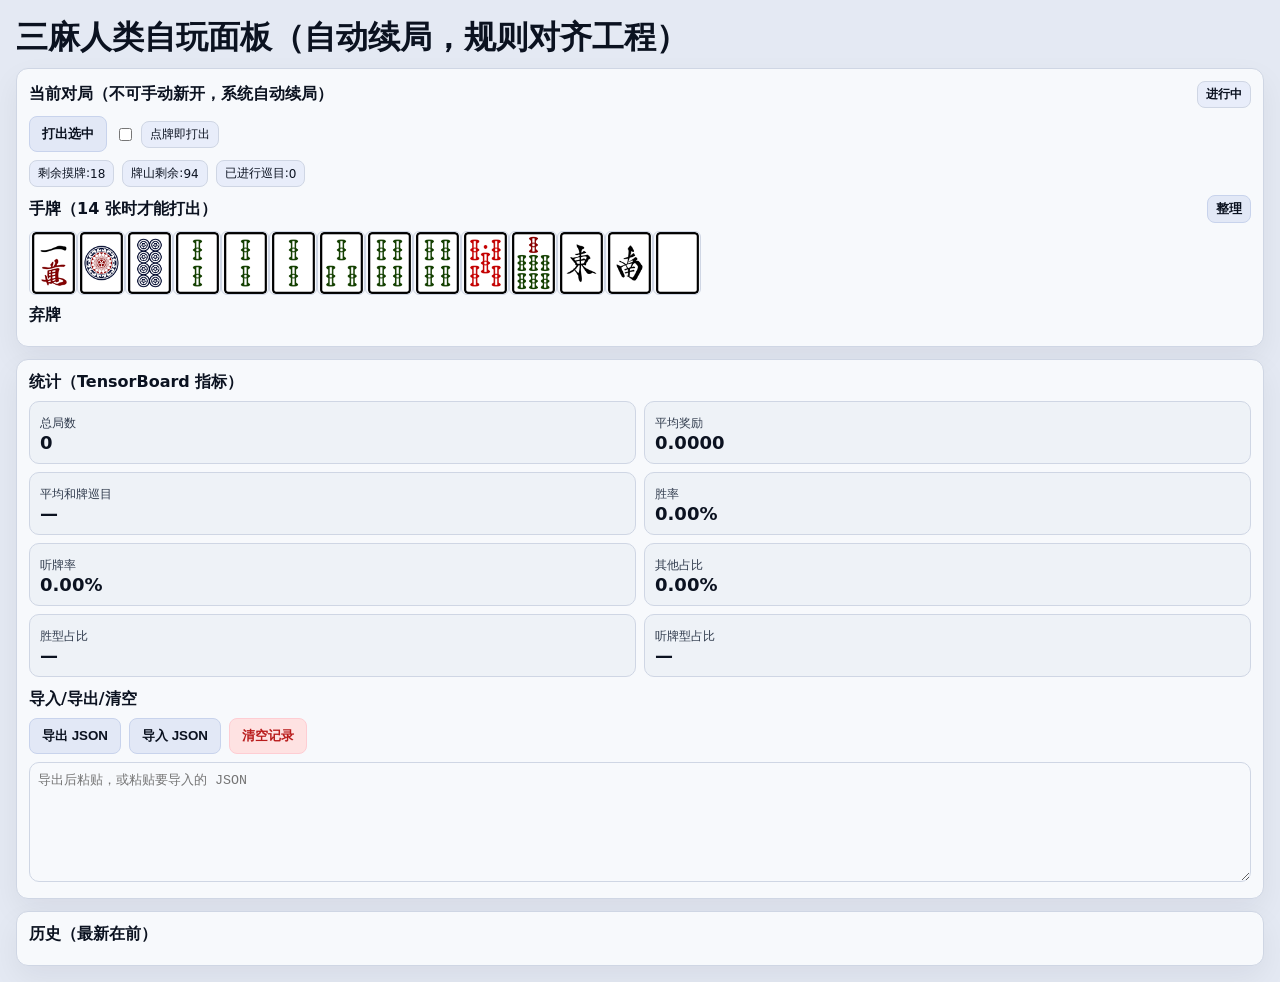
<file: human_play.html>
<!DOCTYPE html>
<html lang="zh">
<head>
  <meta charset="UTF-8" />
  <title>三麻人类自玩面板（自动续局）</title>
  <style>
    :root {
      --bg: #e4e9f3;         /* 略深的浅色背景 */
      --panel: #f7f9fc;      /* 卡片浅色 */
      --accent: #2563eb;
      --text: #0b1220;       /* 深色正文 */
      --muted: #2f3a4c;      /* 比之前更深的辅色文字 */
      --danger: #b91c1c;
      --success: #16a34a;
      --border: #cfd6e4;     /* 稍深的边框 */
    }
    * { box-sizing: border-box; }
    body {
      margin: 0; padding: 16px;
      font-family: "Inter", "Segoe UI", system-ui, -apple-system, sans-serif;
      background: var(--bg);
      color: var(--text);
    }
    h1 { margin: 0 0 8px; }
    .grid { display: flex; flex-direction: column; gap: 12px; align-items: stretch; }
    .card { background: var(--panel); border: 1px solid var(--border); border-radius: 12px; padding: 12px; box-shadow: 0 12px 30px rgba(15,23,42,0.06); }
    .section-title { display: flex; align-items: center; justify-content: space-between; margin-bottom: 8px; font-weight: 600; color: var(--text); }
    .row { display: flex; gap: 8px; flex-wrap: wrap; }
    button { background: #e2e8f6; color: var(--text); border: 1px solid #c8d3ec; border-radius: 8px; padding: 8px 12px; cursor: pointer; transition: all 0.15s ease; font-weight: 600; }
    button:hover { border-color: var(--accent); color: var(--accent); }
    button:disabled { opacity: 0.45; cursor: not-allowed; }
    .badge { display: inline-flex; align-items: center; justify-content: center; padding: 4px 8px; border-radius: 8px; background: #e8edfa; font-size: 12px; color: var(--text); border: 1px solid var(--border); }
    .tiles { display: flex; flex-wrap: wrap; gap: 0px; }
    .tile { padding: 0; border-radius: 6px; min-width: 48px; height: 64px; text-align: center; background: #f5f7fb; border: 1px solid var(--border); cursor: pointer; user-select: none; transition: transform 0.12s ease, border 0.12s ease; font-weight: 700; letter-spacing: 0.5px; background-size: contain; background-repeat: no-repeat; background-position: center; display: flex; align-items: center; justify-content: center; }
    .tile.m { color: #f97316; }
    .tile.p { color: #22d3ee; }
    .tile.s { color: #4ade80; }
    .tile.z { color: #eab308; }
    .tile.red { color: #f43f5e; }
    .tile.selected { border-color: var(--accent); transform: translateY(-2px); }
    .stat-grid { display: grid; grid-template-columns: repeat(2, 1fr); gap: 8px; }
    .stat { background: #eef2f7; border: 1px solid var(--border); border-radius: 10px; padding: 10px; }
    .stat label { font-size: 12px; color: var(--muted); }
    .stat .val { font-size: 18px; font-weight: 700; color: var(--text); }
    textarea { width: 100%; min-height: 120px; background: var(--panel); color: var(--text); border: 1px solid var(--border); border-radius: 10px; padding: 8px; font-family: monospace; }
    ul { list-style: none; padding: 0; margin: 0; }
    li.history-item { border-bottom: 1px solid var(--border); padding: 6px 0; font-size: 13px; color: var(--text); }
    .meta { color: #1f2937; font-size: 12px; }
    .danger { background: #fee2e2; border: 1px solid #fecdd3; color: #b91c1c; }
    .danger:hover { border-color: #ef4444; color: #b91c1c; }
  </style>
</head>
<body>
  <h1>三麻人类自玩面板（自动续局，规则对齐工程）</h1>
  <div class="grid">
    <div class="card">
      <div class="section-title">
        <span>当前对局（不可手动新开，系统自动续局）</span>
        <div class="badge" id="statusLabel">准备中</div>
      </div>
      <div class="row" style="margin-bottom:8px;">
        <button id="discardBtn">打出选中</button>
        <label style="display:flex;align-items:center;gap:6px;">
          <input type="checkbox" id="autoDiscardToggle" />
          <span class="badge">点牌即打出</span>
        </label>
      </div>
      <div class="row" style="margin-bottom:8px;">
        <div class="badge">剩余摸牌: <span id="drawsLeft">-</span></div>
        <div class="badge">牌山剩余: <span id="wallLeft">-</span></div>
        <div class="badge">已进行巡目: <span id="stepCount">0</span></div>
      </div>
      <div class="section-title">
        <span>手牌（14 张时才能打出）</span>
        <button id="sortBtn" style="padding:4px 8px;">整理</button>
      </div>
      <div id="hand" class="tiles"></div>
      <div class="section-title" style="margin-top:10px;">弃牌</div>
      <div id="discards" class="tiles"></div>
    </div>

    <div class="card">
      <div class="section-title">统计（TensorBoard 指标）</div>
      <div class="stat-grid">
        <div class="stat"><label>总局数</label><div class="val" id="gamesVal">0</div></div>
        <div class="stat"><label>平均奖励</label><div class="val" id="avgRewardVal">0.0000</div></div>
        <div class="stat"><label>平均和牌巡目</label><div class="val" id="avgWinRoundsVal">—</div></div>
        <div class="stat"><label>胜率</label><div class="val" id="winRatioVal">0.00%</div></div>
        <div class="stat"><label>听牌率</label><div class="val" id="tenpaiRatioVal">0.00%</div></div>
        <div class="stat"><label>其他占比</label><div class="val" id="otherRatioVal">0.00%</div></div>
        <div class="stat"><label>胜型占比</label><div class="val" id="winTypesVal">—</div></div>
        <div class="stat"><label>听牌型占比</label><div class="val" id="tenpaiTypesVal">—</div></div>
      </div>
      <div class="section-title" style="margin-top:12px;">导入/导出/清空</div>
      <div class="row" style="margin-bottom:8px;">
        <button id="exportBtn">导出 JSON</button>
        <button id="importBtn">导入 JSON</button>
        <button class="danger" id="clearBtn">清空记录</button>
      </div>
      <textarea id="ioArea" placeholder="导出后粘贴，或粘贴要导入的 JSON"></textarea>
    </div>

    <div class="card">
      <div class="section-title">历史（最新在前）</div>
      <ul id="historyList"></ul>
    </div>
  </div>

  <script>
        const TILE_IMAGES = {"1m":"[data-uri]","9m":"[data-uri]","1p":"[data-uri]","2p":"[data-uri]","3p":"[data-uri]","4p":"[data-uri]","5p":"[data-uri]","6p":"[data-uri]","7p":"[data-uri]","8p":"[data-uri]","9p":"[data-uri]","1s":"[data-uri]","2s":"[data-uri]","3s":"[data-uri]","4s":"[data-uri]","5s":"[data-uri]","6s":"[data-uri]","7s":"[data-uri]","8s":"[data-uri]","9s":"[data-uri]","1z":"[data-uri]","2z":"[data-uri]","3z":"[data-uri]","4z":"[data-uri]","5z":"[data-uri]","6z":"[data-uri]","7z":"[data-uri]","0p":"[data-uri]","0s":"[data-uri]"};
    // --- 常量与工具，保持与工程一致 ---
    const STORAGE_KEY = "mahjong_human_stats_v3";
    const STORAGE_GAME_KEY = "mahjong_human_game_v1";
    const MAX_DRAWS = 18;
    const BASE_TILES = [
      "1m","9m",
      "1p","2p","3p","4p","5p","6p","7p","8p","9p",
      "1s","2s","3s","4s","5s","6s","7s","8s","9s",
      "1z","2z","3z","4z","5z","6z","7z",
    ];
    const REDS = ["0p","0s"];
    const OUTPUT_TILES = BASE_TILES.concat(REDS);
    const SUIT_ORDER = ["m","p","s","z"];
    const VALUE_ORDER = [1,2,3,4,0,5,6,7,8,9]; // 红5 视作 0 排在 4 后

    function buildWall(){
      const wall = [];
      // m: 1,9 各4
      ["1m","9m"].forEach(t=>{for(let i=0;i<4;i++) wall.push(t);});
      // p,s: 1-9 四张；5 有 3 张 + 1 红
      ["p","s"].forEach(suit=>{
        for(let v=1; v<=9; v++){
          const copies = v===5 ? 3 : 4;
          for(let i=0;i<copies;i++) wall.push(`${v}${suit}`);
        }
        wall.push(`0${suit}`);
      });
      // z: 1-7 各4
      for(let v=1; v<=7; v++) for(let i=0;i<4;i++) wall.push(`${v}z`);
      // shuffle
      for(let i=wall.length-1;i>0;i--){
        const j=Math.floor(Math.random()*(i+1));
        [wall[i],wall[j]]=[wall[j],wall[i]];
      }
      return wall;
    }

    function tileSortKey(t){
      const suit=t.slice(-1);
      const vRaw=t[0]==="0"?0:parseInt(t[0],10);
      const sIdx=SUIT_ORDER.indexOf(suit);
      const vIdx=VALUE_ORDER.indexOf(vRaw);
      return sIdx*100+vIdx;
    }
    function sortHand(hand){ hand.sort((a,b)=>tileSortKey(a)-tileSortKey(b)); }

    function counts34(hand){
      // map: m:0-8, p:9-17, s:18-26, z:27-33
      const idx = (t)=>{
        const suit=t.slice(-1);
        if(suit==="z") return 27 + (parseInt(t[0],10)-1);
        const v = t[0]==="0"?5:parseInt(t[0],10);
        const base = suit==="m"?0:suit==="p"?9:18;
        return base + (v-1);
      };
      const c=new Array(34).fill(0);
      hand.forEach(t=>c[idx(t)]++);
      return c;
    }

    function removeTriple(cnt,i){ if(cnt[i]>=3){cnt[i]-=3; return true;} return false; }
    function removeSeq(cnt,i){
      const suit=Math.floor(i/9);
      const pos=i%9;
      if(suit>=3 || pos>6) return false;
      if(cnt[i]>0 && cnt[i+1]>0 && cnt[i+2]>0){cnt[i]--;cnt[i+1]--;cnt[i+2]--;return true;}
      return false;
    }
    function canFormMelds(cnt){
      const find=()=>cnt.findIndex(x=>x>0);
      function dfs(){
        const i=find(); if(i===-1) return true;
        if(removeTriple(cnt,i)){ if(dfs()) return true; cnt[i]+=3; }
        if(removeSeq(cnt,i)){ if(dfs()) return true; cnt[i]++;cnt[i+1]++;cnt[i+2]++; }
        return false;
      }
      return dfs();
    }
    function isStandard(hand){
      if(hand.length!==14) return false;
      const cnt=counts34(hand);
      for(let i=0;i<cnt.length;i++){
        if(cnt[i]>=2){
          cnt[i]-=2;
          if(canFormMelds(cnt)) return true;
          cnt[i]+=2;
        }
      }
      return false;
    }
    function isSevenPairs(hand){
      if(hand.length!==14) return false;
      const cnt=counts34(hand);
      return cnt.every(x=>x===0||x===2);
    }
    function isKokushi(hand){
      const kok = ["1m","9m","1p","9p","1s","9s","1z","2z","3z","4z","5z","6z","7z"];
      const seen=new Set(); let pair=false;
      for(const t of hand){
        const norm = t[0]==="0" ? `5${t[1]}` : t;
        if(!kok.includes(norm)) return false;
        if(seen.has(norm)) pair=true;
        seen.add(norm);
      }
      return seen.size===kok.length && pair;
    }
    function canWin(hand){ return isStandard(hand)||isSevenPairs(hand)||isKokushi(hand); }
    function classifyWinType(hand){
      if(isKokushi(hand)) return "kokushi";
      if(isSevenPairs(hand)) return "seven_pairs";
      if(isStandard(hand)) return "standard";
      return "other";
    }
    function isTenpai(hand13){
      if(hand13.length!==13) return false;
      for(const t of OUTPUT_TILES){
        const next = hand13.concat([t]);
        if(canWin(next)) return true;
      }
      return false;
    }

    // --- 状态 ---
    let state = {
      wall: [],
      hand: [],
      discards: [],
      drawsLeft: MAX_DRAWS,
      stepCount: 0,
      inGame: false,
    };
    let currentSteps = [];

    let stats = {
      games: 0, wins: 0, tenpais: 0, others: 0,
      reward_sum: 0, win_round_sum: 0,
      win_type: { standard: 0, seven_pairs: 0, kokushi: 0 },
      tenpai_type: { standard: 0, seven_pairs: 0, kokushi: 0 },
      history: [],
    };

    // --- 存储 ---
    function loadState(){
      const raw=localStorage.getItem(STORAGE_KEY); if(!raw) return;
      try{ const obj=JSON.parse(raw); stats={...stats,...obj}; }catch(e){console.warn("读取统计存储失败",e);}
    }
    function saveState(){ localStorage.setItem(STORAGE_KEY, JSON.stringify(stats)); }

    function loadGameState(){
      const raw=localStorage.getItem(STORAGE_GAME_KEY); if(!raw) return false;
      try{
        const obj=JSON.parse(raw);
        if(!obj || !Array.isArray(obj.wall) || !Array.isArray(obj.hand) || typeof obj.drawsLeft!=="number") return false;
        state = { ...state, ...obj };
        currentSteps = obj.currentSteps || [];
        autoDiscard = !!obj.autoDiscard;
        document.getElementById("autoDiscardToggle").checked = autoDiscard;
        return !!state.inGame;
      }catch(e){
        console.warn("读取对局存储失败",e);
        return false;
      }
    }
    function saveGameState(){
      const obj = { ...state, currentSteps, autoDiscard };
      localStorage.setItem(STORAGE_GAME_KEY, JSON.stringify(obj));
    }

    // --- UI ---
    let selectedIdx=null;
    function renderTiles(container, tiles, selectable=false){
      container.innerHTML="";
      tiles.forEach((t,idx)=>{
        const suit = t.slice(-1);
        const div=document.createElement("div");
        div.className=`tile ${suit==="z"?"z":suit} ${t[0]==="0"?"red":""}`;
        if (TILE_IMAGES[t]) {
          div.style.backgroundImage = `url(${TILE_IMAGES[t]})`;
          div.textContent = "";
        } else {
          div.textContent=t;
        }
        if(selectable){
          div.addEventListener("click",()=>handleTileClick(idx));
          if(selectedIdx===idx) div.classList.add("selected");
        }
        container.appendChild(div);
      });
    }
    function formatPercent(x){ return Number.isFinite(x)?(x*100).toFixed(2)+"%":"0.00%"; }
    function updateStatsUI(){
      const {games,wins,tenpais,others,reward_sum,win_round_sum,win_type,tenpai_type}=stats;
      document.getElementById("gamesVal").textContent=games;
      document.getElementById("avgRewardVal").textContent=games?(reward_sum/games).toFixed(4):"0.0000";
      document.getElementById("avgWinRoundsVal").textContent=wins?(win_round_sum/wins).toFixed(2):"—";
      document.getElementById("winRatioVal").textContent=formatPercent(games?wins/games:0);
      document.getElementById("tenpaiRatioVal").textContent=formatPercent(games?tenpais/games:0);
      document.getElementById("otherRatioVal").textContent=formatPercent(games?others/games:0);
      const wt=wins||1, tt=tenpais||1;
      document.getElementById("winTypesVal").textContent = wins===0?"—":`std ${(win_type.standard/wt*100).toFixed(1)}% | 7p ${(win_type.seven_pairs/wt*100).toFixed(1)}% | kok ${(win_type.kokushi/wt*100).toFixed(1)}%`;
      document.getElementById("tenpaiTypesVal").textContent = tenpais===0?"—":`std ${(tenpai_type.standard/tt*100).toFixed(1)}% | 7p ${(tenpai_type.seven_pairs/tt*100).toFixed(1)}% | kok ${(tenpai_type.kokushi/tt*100).toFixed(1)}%`;
    }
    function renderHistory(){
      const ul=document.getElementById("historyList");
      ul.innerHTML="";
      stats.history.slice().reverse().forEach(rec=>{
        const li=document.createElement("li");
        li.className="history-item";
        li.innerHTML = `<div>${new Date(rec.time).toLocaleString()} · ${rec.outcome.toUpperCase()} · ${rec.type} · r=${rec.reward.toFixed(2)} · rounds=${rec.rounds} · draws_left=${rec.draws_left}</div><div class="meta">steps=${rec.steps?.length||0}</div>`;
        ul.appendChild(li);
      });
    }
    function updateGameUI(){
      document.getElementById("drawsLeft").textContent=state.drawsLeft;
      document.getElementById("wallLeft").textContent=state.wall.length;
      document.getElementById("stepCount").textContent=state.stepCount;
      document.getElementById("statusLabel").textContent=state.inGame?"进行中":"未开始";
      renderTiles(document.getElementById("hand"), state.hand, true);
      renderTiles(document.getElementById("discards"), state.discards, false);
      document.getElementById("discardBtn").disabled = !(state.inGame && state.hand.length===14);
    }

    function resetSelection(){ selectedIdx=null; }
    let autoDiscard = false;
    function handleTileClick(idx){
      if(autoDiscard && state.inGame && state.hand.length===14){
        discardSelected(idx);
      }else{
        selectedIdx = selectedIdx===idx ? null : idx;
        updateGameUI();
      }
    }

    // --- 日志步骤 ---
    function logStep(action, tile){
      if (!currentSteps) return;
      currentSteps.push({
        action, tile,
        hand: [...state.hand],
        discards: [...state.discards],
        draws_left: state.drawsLeft,
        wall_left: state.wall.length,
        step: state.stepCount,
        can_win: canWin(state.hand),
      });
    }

    // --- 游戏流程 ---
    function startGame(){
      state.wall = buildWall();
      state.hand = [];
      state.discards = [];
      state.drawsLeft = MAX_DRAWS;
      state.stepCount = 0;
      state.inGame = true;
      currentSteps = [];
      resetSelection();
      for(let i=0;i<14;i++) drawTile(false);
      sortHand(state.hand);
      logStep("start", null);
      // 起手自摸判定
      checkWinAuto();
      saveGameState();
      updateGameUI();
    }

    function drawTile(decrement=true){
      if(state.wall.length===0) return null;
      const t=state.wall.pop();
      state.hand.push(t); // 新摸的牌放在最右侧，不自动插入排序
      if(decrement && state.drawsLeft>0) state.drawsLeft -= 1;
      return t;
    }

    function discardSelected(idxOverride=null){
      if(!state.inGame || state.hand.length!==14){ alert("需要在14张时打牌"); return; }
      const idx = idxOverride!==null ? idxOverride : selectedIdx;
      if(idx===null){ alert("请选择要打出的牌"); return; }
      const [tile]=state.hand.splice(idx,1);
      sortHand(state.hand); // 打出后自动整理，下一张新摸的仍放最右
      state.discards.push(tile);
      state.stepCount += 1;
      logStep("discard", tile);
      resetSelection();
      // 打出后，若无剩余摸牌或牌山空，则进入流局判定；否则自动摸牌并继续
      if(state.drawsLeft<=0 || state.wall.length===0){
        finishByExhaustion();
        return;
      }
      const drawn = drawTile(true);
      logStep("draw", drawn);
      checkWinAuto();
      saveGameState();
      updateGameUI();
    }

    function checkWinAuto(){
      if(state.hand.length===14 && canWin(state.hand)){
        finishGame("win", classifyWinType(state.hand));
      }
    }

    function tenpaiCompletionType(hand13){
      if(hand13.length!==13) return "other";
      for(const t of OUTPUT_TILES){
        const next = hand13.concat([t]);
        if(canWin(next)) return classifyWinType(next);
      }
      return "other";
    }

    function finishByExhaustion(){
      const outcome = isTenpai(state.hand) ? "tenpai" : "other";
      const type = outcome==="tenpai" ? tenpaiCompletionType(state.hand) : "other";
      finishGame(outcome, type);
    }

    function finishGame(outcome, type){
      if(!state.inGame) return;
      const draws_left = Math.max(0, state.drawsLeft);
      const reward = outcome==="win" ? 1.0 + 0.1 * draws_left : outcome==="tenpai" ? 0.1 : 0.0;
      const rounds = state.stepCount + 1;
      stats.games += 1;
      stats.reward_sum += reward;
      if(outcome==="win"){
        stats.wins += 1;
        stats.win_round_sum += rounds;
        if(stats.win_type[type]!==undefined) stats.win_type[type]+=1;
      }else if(outcome==="tenpai"){
        stats.tenpais += 1;
        if(stats.tenpai_type[type]!==undefined) stats.tenpai_type[type]+=1;
      }else{
        stats.others += 1;
      }
      stats.history.push({
        time: Date.now(),
        outcome, type, reward, rounds, draws_left,
        steps: currentSteps ? [...currentSteps] : [],
      });
      saveState(); renderHistory(); updateStatsUI();
      localStorage.removeItem(STORAGE_GAME_KEY);
      state.inGame=false;
      document.getElementById("statusLabel").textContent="已结束，自动开新局…";
      setTimeout(()=>{ startGame(); updateGameUI(); }, 600);
    }

    // --- 导入导出 ---
    function exportJSON(){ document.getElementById("ioArea").value=JSON.stringify(stats,null,2); }
    function importJSON(){
      try{
        const obj=JSON.parse(document.getElementById("ioArea").value);
        stats={...stats,...obj};
        saveState(); renderHistory(); updateStatsUI();
        alert("导入成功");
      }catch(e){ alert("导入失败: "+e.message); }
    }
    function clearAll(){
      if(!confirm("确认清空所有历史与统计？")) return;
      stats = {
        games:0,wins:0,tenpais:0,others:0,reward_sum:0,win_round_sum:0,
        win_type:{standard:0,seven_pairs:0,kokushi:0},
        tenpai_type:{standard:0,seven_pairs:0,kokushi:0},
        history:[],
      };
      saveState(); renderHistory(); updateStatsUI();
      localStorage.removeItem(STORAGE_GAME_KEY);
    }

    // --- 事件绑定 ---
    document.getElementById("discardBtn").onclick = () => discardSelected();
    document.getElementById("sortBtn").onclick = () => { sortHand(state.hand); saveGameState(); updateGameUI(); };
    document.getElementById("exportBtn").onclick = exportJSON;
    document.getElementById("importBtn").onclick = importJSON;
    document.getElementById("clearBtn").onclick = clearAll;
    document.getElementById("autoDiscardToggle").onchange = (e)=>{ autoDiscard = e.target.checked; saveGameState(); };
    document.body.addEventListener("contextmenu",(e)=>{
      e.preventDefault();
      if(state.inGame && state.hand.length===14){
        discardSelected(state.hand.length-1);
      }
    });

    // --- 初始化 ---
    loadState();
    renderHistory();
    updateStatsUI();
    const resumed = loadGameState();
    if(resumed){
      updateGameUI();
    }else{
      startGame();
      updateGameUI();
    }
  </script>
</body>
</html>
</file>
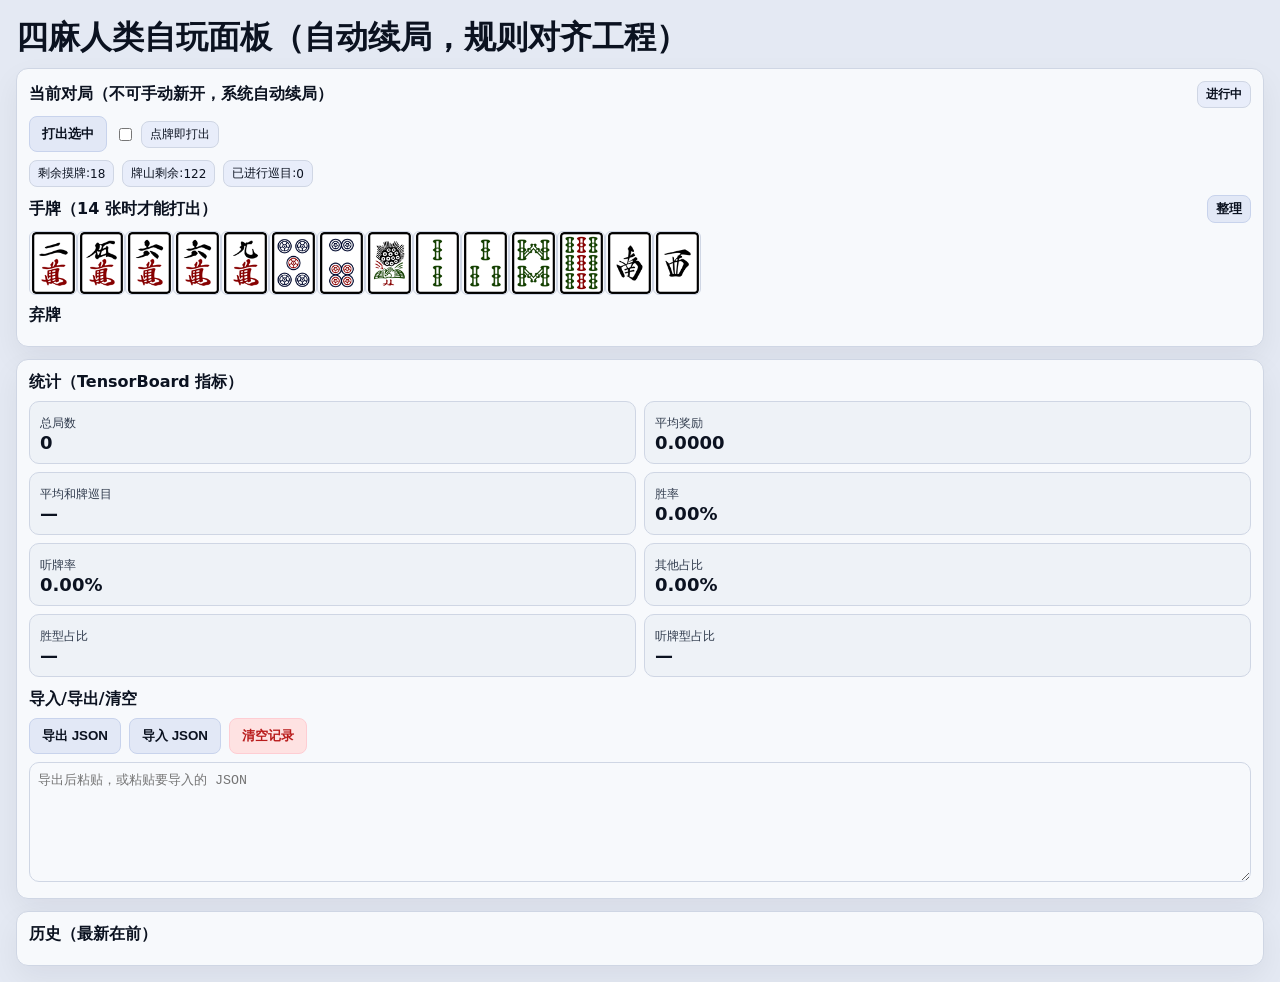
<file: human_play4.html>
<!DOCTYPE html>
<html lang="zh">
<head>
  <meta charset="UTF-8" />
  <title>四麻人类自玩面板（自动续局）</title>
  <style>
    :root {
      --bg: #e4e9f3;
      --panel: #f7f9fc;
      --accent: #2563eb;
      --text: #0b1220;
      --muted: #2f3a4c;
      --danger: #b91c1c;
      --success: #16a34a;
      --border: #cfd6e4;
    }
    * { box-sizing: border-box; }
    body {
      margin: 0; padding: 16px;
      font-family: "Inter", "Segoe UI", system-ui, -apple-system, sans-serif;
      background: var(--bg);
      color: var(--text);
    }
    h1 { margin: 0 0 8px; }
    .grid { display: flex; flex-direction: column; gap: 12px; align-items: stretch; }
    .card { background: var(--panel); border: 1px solid var(--border); border-radius: 12px; padding: 12px; box-shadow: 0 12px 30px rgba(15,23,42,0.06); }
    .section-title { display: flex; align-items: center; justify-content: space-between; margin-bottom: 8px; font-weight: 600; color: var(--text); }
    .row { display: flex; gap: 8px; flex-wrap: wrap; }
    button { background: #e2e8f6; color: var(--text); border: 1px solid #c8d3ec; border-radius: 8px; padding: 8px 12px; cursor: pointer; transition: all 0.15s ease; font-weight: 600; }
    button:hover { border-color: var(--accent); color: var(--accent); }
    button:disabled { opacity: 0.45; cursor: not-allowed; }
    .badge { display: inline-flex; align-items: center; justify-content: center; padding: 4px 8px; border-radius: 8px; background: #e8edfa; font-size: 12px; color: var(--text); border: 1px solid var(--border); }
    .tiles { display: flex; flex-wrap: wrap; gap: 0px; }
    .tile { padding: 0; border-radius: 6px; min-width: 48px; height: 64px; text-align: center; background: #f5f7fb; border: 1px solid var(--border); cursor: pointer; user-select: none; transition: transform 0.12s ease, border 0.12s ease; font-weight: 700; letter-spacing: 0.5px; background-size: contain; background-repeat: no-repeat; background-position: center; display: flex; align-items: center; justify-content: center; }
    .tile.m { color: #f97316; }
    .tile.p { color: #22d3ee; }
    .tile.s { color: #4ade80; }
    .tile.z { color: #eab308; }
    .tile.red { color: #f43f5e; }
    .tile.selected { border-color: var(--accent); transform: translateY(-2px); }
    .stat-grid { display: grid; grid-template-columns: repeat(2, 1fr); gap: 8px; }
    .stat { background: #eef2f7; border: 1px solid var(--border); border-radius: 10px; padding: 10px; }
    .stat label { font-size: 12px; color: var(--muted); }
    .stat .val { font-size: 18px; font-weight: 700; color: var(--text); }
    textarea { width: 100%; min-height: 120px; background: var(--panel); color: var(--text); border: 1px solid var(--border); border-radius: 10px; padding: 8px; font-family: monospace; }
    ul { list-style: none; padding: 0; margin: 0; }
    li.history-item { border-bottom: 1px solid var(--border); padding: 6px 0; font-size: 13px; color: var(--text); }
    .meta { color: #1f2937; font-size: 12px; }
    .danger { background: #fee2e2; border: 1px solid #fecdd3; color: #b91c1c; }
    .danger:hover { border-color: #ef4444; color: #b91c1c; }
  </style>
</head>
<body>
  <h1>四麻人类自玩面板（自动续局，规则对齐工程）</h1>
  <div class="grid">
    <div class="card">
      <div class="section-title">
        <span>当前对局（不可手动新开，系统自动续局）</span>
        <div class="badge" id="statusLabel">准备中</div>
      </div>
      <div class="row" style="margin-bottom:8px;">
        <button id="discardBtn">打出选中</button>
        <label style="display:flex;align-items:center;gap:6px;">
          <input type="checkbox" id="autoDiscardToggle" />
          <span class="badge">点牌即打出</span>
        </label>
      </div>
      <div class="row" style="margin-bottom:8px;">
        <div class="badge">剩余摸牌: <span id="drawsLeft">-</span></div>
        <div class="badge">牌山剩余: <span id="wallLeft">-</span></div>
        <div class="badge">已进行巡目: <span id="stepCount">0</span></div>
      </div>
      <div class="section-title">
        <span>手牌（14 张时才能打出）</span>
        <button id="sortBtn" style="padding:4px 8px;">整理</button>
      </div>
      <div id="hand" class="tiles"></div>
      <div class="section-title" style="margin-top:10px;">弃牌</div>
      <div id="discards" class="tiles"></div>
    </div>

    <div class="card">
      <div class="section-title">统计（TensorBoard 指标）</div>
      <div class="stat-grid">
        <div class="stat"><label>总局数</label><div class="val" id="gamesVal">0</div></div>
        <div class="stat"><label>平均奖励</label><div class="val" id="avgRewardVal">0.0000</div></div>
        <div class="stat"><label>平均和牌巡目</label><div class="val" id="avgWinRoundsVal">—</div></div>
        <div class="stat"><label>胜率</label><div class="val" id="winRatioVal">0.00%</div></div>
        <div class="stat"><label>听牌率</label><div class="val" id="tenpaiRatioVal">0.00%</div></div>
        <div class="stat"><label>其他占比</label><div class="val" id="otherRatioVal">0.00%</div></div>
        <div class="stat"><label>胜型占比</label><div class="val" id="winTypesVal">—</div></div>
        <div class="stat"><label>听牌型占比</label><div class="val" id="tenpaiTypesVal">—</div></div>
      </div>
      <div class="section-title" style="margin-top:12px;">导入/导出/清空</div>
      <div class="row" style="margin-bottom:8px;">
        <button id="exportBtn">导出 JSON</button>
        <button id="importBtn">导入 JSON</button>
        <button class="danger" id="clearBtn">清空记录</button>
      </div>
      <textarea id="ioArea" placeholder="导出后粘贴，或粘贴要导入的 JSON"></textarea>
    </div>

    <div class="card">
      <div class="section-title">历史（最新在前）</div>
      <ul id="historyList"></ul>
    </div>
  </div>

  <script>
    // 直接复用嵌入牌面资源（含四麻全牌 + 红0m/0p/0s）
    const TILE_IMAGES = {"1m": "[data-uri]", "2m": "[data-uri]", "3m": "[data-uri]", "4m": "[data-uri]", "5m": "[data-uri]", "6m": "[data-uri]", "7m": "[data-uri]", "8m": "[data-uri]", "9m": "[data-uri]", "0m": "[data-uri]", "1p": "[data-uri]", "2p": "[data-uri]", "3p": "[data-uri]", "4p": "[data-uri]", "5p": "[data-uri]", "6p": "[data-uri]", "7p": "[data-uri]", "8p": "[data-uri]", "9p": "[data-uri]", "0p": "[data-uri]", "1s": "[data-uri]", "2s": "[data-uri]", "3s": "[data-uri]", "4s": "[data-uri]", "5s": "[data-uri]", "6s": "[data-uri]", "7s": "[data-uri]", "8s": "[data-uri]", "9s": "[data-uri]", "0s": "[data-uri]", "1z": "[data-uri]", "2z": "[data-uri]", "3z": "[data-uri]", "4z": "[data-uri]", "5z": "[data-uri]", "6z": "[data-uri]", "7z": "[data-uri]"};
    // --- 常量与工具，保持与工程一致，改为四麻 ---
    const STORAGE_KEY = "mahjong_human_stats_v4_4p";
    const STORAGE_GAME_KEY = "mahjong_human_game_v1_4p";
    const MAX_DRAWS = 18;
    const BASE_TILES = [
      "1m","2m","3m","4m","5m","6m","7m","8m","9m",
      "1p","2p","3p","4p","5p","6p","7p","8p","9p",
      "1s","2s","3s","4s","5s","6s","7s","8s","9s",
      "1z","2z","3z","4z","5z","6z","7z",
    ];
    const REDS = ["0m","0p","0s"]; // 赤五万/筒/索
    const OUTPUT_TILES = BASE_TILES.concat(REDS);
    const SUIT_ORDER = ["m","p","s","z"];
    const VALUE_ORDER = [1,2,3,4,0,5,6,7,8,9]; // 红5 视作 0 排在 4 后

    function buildWall(){
      const wall = [];
      // m: 1-9，5m 三张 + 1 赤0m
      for(let v=1; v<=9; v++){
        const copies = v===5 ? 3 : 4;
        for(let i=0;i<copies;i++) wall.push(`${v}m`);
      }
      wall.push("0m");
      // p,s: 1-9 四张；5 有 3 张 + 1 红
      ["p","s"].forEach(suit=>{
        for(let v=1; v<=9; v++){
          const copies = v===5 ? 3 : 4;
          for(let i=0;i<copies;i++) wall.push(`${v}${suit}`);
        }
        wall.push(`0${suit}`);
      });
      // z: 1-7 各4
      for(let v=1; v<=7; v++) for(let i=0;i<4;i++) wall.push(`${v}z`);
      // shuffle
      for(let i=wall.length-1;i>0;i--){
        const j=Math.floor(Math.random()*(i+1));
        [wall[i],wall[j]]=[wall[j],wall[i]];
      }
      return wall;
    }

    function tileSortKey(t){
      const suit=t.slice(-1);
      const vRaw=t[0]==="0"?0:parseInt(t[0],10);
      const sIdx=SUIT_ORDER.indexOf(suit);
      const vIdx=VALUE_ORDER.indexOf(vRaw);
      return sIdx*100+vIdx;
    }
    function sortHand(hand){ hand.sort((a,b)=>tileSortKey(a)-tileSortKey(b)); }

    function counts34(hand){
      // map: m:0-8, p:9-17, s:18-26, z:27-33
      const idx = (t)=>{
        const suit=t.slice(-1);
        if(suit==="z") return 27 + (parseInt(t[0],10)-1);
        const v = t[0]==="0"?5:parseInt(t[0],10);
        const base = suit==="m"?0:suit==="p"?9:18;
        return base + (v-1);
      };
      const c=new Array(34).fill(0);
      hand.forEach(t=>c[idx(t)]++);
      return c;
    }

    function removeTriple(cnt,i){ if(cnt[i]>=3){cnt[i]-=3; return true;} return false; }
    function removeSeq(cnt,i){
      const suit=Math.floor(i/9);
      const pos=i%9;
      if(suit>=3 || pos>6) return false;
      if(cnt[i]>0 && cnt[i+1]>0 && cnt[i+2]>0){cnt[i]--;cnt[i+1]--;cnt[i+2]--;return true;}
      return false;
    }
    function canFormMelds(cnt){
      const find=()=>cnt.findIndex(x=>x>0);
      function dfs(){
        const i=find(); if(i===-1) return true;
        if(removeTriple(cnt,i)){ if(dfs()) return true; cnt[i]+=3; }
        if(removeSeq(cnt,i)){ if(dfs()) return true; cnt[i]++;cnt[i+1]++;cnt[i+2]++; }
        return false;
      }
      return dfs();
    }
    function isStandard(hand){
      if(hand.length!==14) return false;
      const cnt=counts34(hand);
      for(let i=0;i<cnt.length;i++){
        if(cnt[i]>=2){
          cnt[i]-=2;
          if(canFormMelds(cnt)) return true;
          cnt[i]+=2;
        }
      }
      return false;
    }
    function isSevenPairs(hand){
      if(hand.length!==14) return false;
      const cnt=counts34(hand);
      return cnt.every(x=>x===0||x===2);
    }
    function isKokushi(hand){
      const kok = ["1m","9m","1p","9p","1s","9s","1z","2z","3z","4z","5z","6z","7z"];
      const seen=new Set(); let pair=false;
      for(const t of hand){
        const norm = t[0]==="0" ? `5${t[1]}` : t;
        if(!kok.includes(norm)) return false;
        if(seen.has(norm)) pair=true;
        seen.add(norm);
      }
      return seen.size===kok.length && pair;
    }
    function canWin(hand){ return isStandard(hand)||isSevenPairs(hand)||isKokushi(hand); }
    function classifyWinType(hand){
      if(isKokushi(hand)) return "kokushi";
      if(isSevenPairs(hand)) return "seven_pairs";
      if(isStandard(hand)) return "standard";
      return "other";
    }
    function isTenpai(hand13){
      if(hand13.length!==13) return false;
      for(const t of OUTPUT_TILES){
        const next = hand13.concat([t]);
        if(canWin(next)) return true;
      }
      return false;
    }

    // --- 状态 ---
    let state = {
      wall: [],
      hand: [],
      discards: [],
      drawsLeft: MAX_DRAWS,
      stepCount: 0,
      inGame: false,
    };
    let currentSteps = [];
    let stats = {
      games: 0, wins: 0, tenpais: 0, others: 0,
      reward_sum: 0, win_round_sum: 0,
      win_type: { standard: 0, seven_pairs: 0, kokushi: 0 },
      tenpai_type: { standard: 0, seven_pairs: 0, kokushi: 0 },
      history: [],
    };

    // --- 存储 ---
    function loadState(){
      const raw=localStorage.getItem(STORAGE_KEY); if(!raw) return;
      try{ const obj=JSON.parse(raw); stats={...stats,...obj}; }catch(e){console.warn("读取统计存储失败",e);}    }
    function saveState(){ localStorage.setItem(STORAGE_KEY, JSON.stringify(stats)); }

    function loadGameState(){
      const raw=localStorage.getItem(STORAGE_GAME_KEY); if(!raw) return false;
      try{
        const obj=JSON.parse(raw);
        if(!obj || !Array.isArray(obj.wall) || !Array.isArray(obj.hand) || typeof obj.drawsLeft!=="number") return false;
        state = { ...state, ...obj };
        currentSteps = obj.currentSteps || [];
        autoDiscard = !!obj.autoDiscard;
        document.getElementById("autoDiscardToggle").checked = autoDiscard;
        return !!state.inGame;
      }catch(e){
        console.warn("读取对局存储失败",e);
        return false;
      }
    }
    function saveGameState(){
      const obj = { ...state, currentSteps, autoDiscard };
      localStorage.setItem(STORAGE_GAME_KEY, JSON.stringify(obj));
    }

    // --- UI ---
    let selectedIdx=null;
    function renderTiles(container, tiles, selectable=false){
      container.innerHTML="";
      tiles.forEach((t,idx)=>{
        const suit = t.slice(-1);
        const div=document.createElement("div");
        div.className=`tile ${suit==="z"?"z":suit} ${t[0]==="0"?"red":""}`;
        if (TILE_IMAGES[t]) {
          div.style.backgroundImage = `url(${TILE_IMAGES[t]})`;
          div.textContent = "";
        } else {
          div.textContent=t;
        }
        if(selectable){
          div.addEventListener("click",()=>handleTileClick(idx));
          if(selectedIdx===idx) div.classList.add("selected");
        }
        container.appendChild(div);
      });
    }
    function formatPercent(x){ return Number.isFinite(x)?(x*100).toFixed(2)+"%":"0.00%"; }
    function updateStatsUI(){
      const {games,wins,tenpais,others,reward_sum,win_round_sum,win_type,tenpai_type}=stats;
      document.getElementById("gamesVal").textContent=games;
      document.getElementById("avgRewardVal").textContent=games?(reward_sum/games).toFixed(4):"0.0000";
      document.getElementById("avgWinRoundsVal").textContent=wins?(win_round_sum/wins).toFixed(2):"—";
      document.getElementById("winRatioVal").textContent=formatPercent(games?wins/games:0);
      document.getElementById("tenpaiRatioVal").textContent=formatPercent(games?tenpais/games:0);
      document.getElementById("otherRatioVal").textContent=formatPercent(games?others/games:0);
      const wt=wins||1, tt=tenpais||1;
      document.getElementById("winTypesVal").textContent = wins===0?"—":`std ${(win_type.standard/wt*100).toFixed(1)}% | 7p ${(win_type.seven_pairs/wt*100).toFixed(1)}% | kok ${(win_type.kokushi/wt*100).toFixed(1)}%`;
      document.getElementById("tenpaiTypesVal").textContent = tenpais===0?"—":`std ${(tenpai_type.standard/tt*100).toFixed(1)}% | 7p ${(tenpai_type.seven_pairs/tt*100).toFixed(1)}% | kok ${(tenpai_type.kokushi/tt*100).toFixed(1)}%`;
    }
    function renderHistory(){
      const ul=document.getElementById("historyList");
      ul.innerHTML="";
      stats.history.slice().reverse().forEach(rec=>{
        const li=document.createElement("li");
        li.className="history-item";
        li.innerHTML = `<div>${new Date(rec.time).toLocaleString()} · ${rec.outcome.toUpperCase()} · ${rec.type} · r=${rec.reward.toFixed(2)} · rounds=${rec.rounds} · draws_left=${rec.draws_left}</div><div class="meta">steps=${rec.steps?.length||0}</div>`;
        ul.appendChild(li);
      });
    }
    function updateGameUI(){
      document.getElementById("drawsLeft").textContent=state.drawsLeft;
      document.getElementById("wallLeft").textContent=state.wall.length;
      document.getElementById("stepCount").textContent=state.stepCount;
      document.getElementById("statusLabel").textContent=state.inGame?"进行中":"未开始";
      renderTiles(document.getElementById("hand"), state.hand, true);
      renderTiles(document.getElementById("discards"), state.discards, false);
      document.getElementById("discardBtn").disabled = !(state.inGame && state.hand.length===14);
    }

    function resetSelection(){ selectedIdx=null; }
    let autoDiscard = false;
    function handleTileClick(idx){
      if(autoDiscard && state.inGame && state.hand.length===14){
        discardSelected(idx);
      }else{
        selectedIdx = selectedIdx===idx ? null : idx;
        updateGameUI();
      }
    }

    // --- 日志步骤 ---
    function logStep(action, tile){
      if (!currentSteps) return;
      currentSteps.push({
        action, tile,
        hand: [...state.hand],
        discards: [...state.discards],
        draws_left: state.drawsLeft,
        wall_left: state.wall.length,
        step: state.stepCount,
        can_win: canWin(state.hand),
      });
    }

    // --- 游戏流程 ---
    function startGame(){
      state.wall = buildWall();
      state.hand = [];
      state.discards = [];
      state.drawsLeft = MAX_DRAWS;
      state.stepCount = 0;
      state.inGame = true;
      currentSteps = [];
      resetSelection();
      for(let i=0;i<14;i++) drawTile(false);
      sortHand(state.hand);
      logStep("start", null);
      checkWinAuto();
      saveGameState();
      updateGameUI();
    }

    function drawTile(decrement=true){
      if(state.wall.length===0) return null;
      const t=state.wall.pop();
      state.hand.push(t); // 新摸的牌放在最右侧，不自动插入排序
      if(decrement && state.drawsLeft>0) state.drawsLeft -= 1;
      return t;
    }

    function discardSelected(idxOverride=null){
      if(!state.inGame || state.hand.length!==14){ alert("需要在14张时打牌"); return; }
      const idx = idxOverride!==null ? idxOverride : selectedIdx;
      if(idx===null){ alert("请选择要打出的牌"); return; }
      const [tile]=state.hand.splice(idx,1);
      sortHand(state.hand);
      state.discards.push(tile);
      state.stepCount += 1;
      logStep("discard", tile);
      resetSelection();
      if(state.drawsLeft<=0 || state.wall.length===0){
        finishByExhaustion();
        return;
      }
      const drawn = drawTile(true);
      logStep("draw", drawn);
      checkWinAuto();
      saveGameState();
      updateGameUI();
    }

    function checkWinAuto(){
      if(state.hand.length===14 && canWin(state.hand)){
        finishGame("win", classifyWinType(state.hand));
      }
    }

    function tenpaiCompletionType(hand13){
      if(hand13.length!==13) return "other";
      for(const t of OUTPUT_TILES){
        const next = hand13.concat([t]);
        if(canWin(next)) return classifyWinType(next);
      }
      return "other";
    }

    function finishByExhaustion(){
      const outcome = isTenpai(state.hand) ? "tenpai" : "other";
      const type = outcome==="tenpai" ? tenpaiCompletionType(state.hand) : "other";
      finishGame(outcome, type);
    }

    function finishGame(outcome, type){
      if(!state.inGame) return;
      const draws_left = Math.max(0, state.drawsLeft);
      const reward = outcome==="win" ? 1.0 + 0.1 * draws_left : outcome==="tenpai" ? 0.1 : 0.0;
      const rounds = state.stepCount + 1;
      stats.games += 1;
      stats.reward_sum += reward;
      if(outcome==="win"){
        stats.wins += 1;
        stats.win_round_sum += rounds;
        if(stats.win_type[type]!==undefined) stats.win_type[type]+=1;
      }else if(outcome==="tenpai"){
        stats.tenpais += 1;
        if(stats.tenpai_type[type]!==undefined) stats.tenpai_type[type]+=1;
      }else{
        stats.others += 1;
      }
      stats.history.push({
        time: Date.now(),
        outcome, type, reward, rounds, draws_left,
        steps: currentSteps ? [...currentSteps] : [],
      });
      saveState(); renderHistory(); updateStatsUI();
      localStorage.removeItem(STORAGE_GAME_KEY);
      state.inGame=false;
      document.getElementById("statusLabel").textContent="已结束，自动开新局…";
      setTimeout(()=>{ startGame(); updateGameUI(); }, 600);
    }

    // --- 导入导出 ---
    function exportJSON(){ document.getElementById("ioArea").value=JSON.stringify(stats,null,2); }
    function importJSON(){
      try{
        const obj=JSON.parse(document.getElementById("ioArea").value);
        stats={...stats,...obj};
        saveState(); renderHistory(); updateStatsUI();
        alert("导入成功");
      }catch(e){ alert("导入失败: "+e.message); }
    }
    function clearAll(){
      if(!confirm("确认清空所有历史与统计？")) return;
      stats = {
        games:0,wins:0,tenpais:0,others:0,reward_sum:0,win_round_sum:0,
        win_type:{standard:0,seven_pairs:0,kokushi:0},
        tenpai_type:{standard:0,seven_pairs:0,kokushi:0},
        history:[],
      };
      saveState(); renderHistory(); updateStatsUI();
      localStorage.removeItem(STORAGE_GAME_KEY);
    }

    // --- 事件绑定 ---
    document.getElementById("discardBtn").onclick = () => discardSelected();
    document.getElementById("sortBtn").onclick = () => { sortHand(state.hand); saveGameState(); updateGameUI(); };
    document.getElementById("exportBtn").onclick = exportJSON;
    document.getElementById("importBtn").onclick = importJSON;
    document.getElementById("clearBtn").onclick = clearAll;
    document.getElementById("autoDiscardToggle").onchange = (e)=>{ autoDiscard = e.target.checked; saveGameState(); };
    document.body.addEventListener("contextmenu",(e)=>{
      e.preventDefault();
      if(state.inGame && state.hand.length===14){
        discardSelected(state.hand.length-1);
      }
    });

    // --- 初始化 ---
    loadState();
    renderHistory();
    updateStatsUI();
    const resumed = loadGameState();
    if(resumed){
      updateGameUI();
    }else{
      startGame();
      updateGameUI();
    }
  </script>
</body>
</html>
</file>
<file: assets/css/base.css>
/* Minimal foundation for the yjp.gg static pages. */
:root {
    color-scheme: light;
    --color-fg: #24292e;
    --color-muted: #59636e;
    --color-link: #0366d6;
    --color-border: #eaecef;
    --color-border-strong: #dfe2e5;
    --color-surface: #fff;
    --color-surface-subtle: #f7f7f7;
    --color-focus: #0969da;
    --content-width: 48rem;
    --font-sans: -apple-system, BlinkMacSystemFont, "Segoe UI", Helvetica, Arial,
        sans-serif, "Apple Color Emoji", "Segoe UI Emoji", "Segoe UI Symbol";
    --font-mono: "SFMono-Regular", Consolas, "Liberation Mono", Menlo, monospace;
}

*,
*::before,
*::after {
    box-sizing: border-box;
}

html {
    -webkit-text-size-adjust: 100%;
    text-size-adjust: 100%;
}

body {
    margin: 0;
    color: var(--color-fg);
    background: var(--color-surface);
    font-family: var(--font-sans);
    font-size: 16px;
    line-height: 1.5;
}

[hidden] {
    display: none !important;
}

a {
    color: var(--color-link);
    text-decoration: none;
    overflow-wrap: anywhere;
}

a:hover {
    text-decoration: underline;
}

a:focus-visible,
button:focus-visible {
    outline: 2px solid var(--color-focus);
    outline-offset: 2px;
}

button,
input,
select,
textarea {
    font: inherit;
}

button {
    cursor: pointer;
}

strong {
    font-weight: 600;
}

img {
    max-width: 100%;
    border-style: none;
}

.page {
    display: flow-root;
    width: 100%;
    max-width: var(--content-width);
    margin: 2rem auto;
    padding-inline: 1rem;
}

.prose {
    overflow-wrap: break-word;
}

.prose h1,
.prose h2,
.prose h3,
.prose h4,
.prose h5,
.prose h6 {
    margin-block: 1.5rem 1rem;
    font-weight: 600;
    line-height: 1.25;
}

.prose h1 {
    padding-bottom: 0.3em;
    border-bottom: 1px solid var(--color-border);
    font-size: 2em;
}

.prose h2 {
    padding-bottom: 0.3em;
    border-bottom: 1px solid var(--color-border);
    font-size: 1.5em;
}

.prose h3 {
    font-size: 1.25em;
}

.prose h4 {
    font-size: 1em;
}

.prose h5 {
    font-size: 0.875em;
}

.prose h6 {
    color: var(--color-muted);
    font-size: 0.85em;
}

.prose p,
.prose blockquote,
.prose ul,
.prose ol,
.prose pre {
    margin-block: 0 1rem;
}

.prose ul,
.prose ol {
    padding-left: 2em;
}

.prose ul ul,
.prose ul ol,
.prose ol ul,
.prose ol ol {
    margin-block: 0;
}

.prose li {
    min-width: 0;
}

.prose li + li {
    margin-top: 0.25em;
}

.prose li > p {
    margin-top: 1rem;
}

.prose blockquote {
    margin-inline: 0;
    padding-inline: 1em;
    color: var(--color-muted);
    border-left: 0.25em solid var(--color-border-strong);
}

.prose blockquote > :first-child {
    margin-top: 0;
}

.prose blockquote > :last-child {
    margin-bottom: 0;
}

.prose code {
    padding: 0.2em 0.4em;
    border-radius: 3px;
    background: rgb(27 31 35 / 5%);
    font-family: var(--font-mono);
    font-size: 85%;
}

.prose pre {
    padding: 1rem;
    overflow: auto;
    border-radius: 3px;
    background: #f6f8fa;
    font-family: var(--font-mono);
    font-size: 85%;
    line-height: 1.45;
}

.prose pre code {
    padding: 0;
    background: transparent;
    font-size: 100%;
}

@media print {
    :root {
        --color-fg: #000;
        --color-muted: #444;
        --color-link: #000;
        --color-border: #bbb;
        --color-border-strong: #999;
        --color-surface: #fff;
        --color-surface-subtle: #fff;
    }

    .page {
        max-width: none;
        margin: 0;
        padding: 0;
    }

    a {
        text-decoration: underline;
    }

    .prose h1,
    .prose h2,
    .prose h3,
    .prose h4 {
        break-after: avoid;
    }
}
</file>
<file: assets/css/site.css>
/* Shared layout and progressive-enhancement components. */
.heading-row {
    display: flex;
    min-width: 0;
    align-items: baseline;
    flex-wrap: wrap;
    gap: 0.25rem 0.7rem;
    margin-block: 1.5rem 1rem;
    line-height: 1.25;
}

.heading-row h1,
.heading-row h2,
.heading-row h3,
.heading-row h4,
.heading-row h5,
.heading-row h6 {
    min-width: 0;
    margin: 0;
    padding: 0;
    border: 0;
}

.heading-row > h1,
.heading-row > h2,
.heading-row > h3,
.heading-row > h4,
.language-titles {
    flex: 0 1 auto;
}

.heading-row--h1,
.heading-row--h2 {
    border-bottom: 1px solid var(--color-border);
}

.heading-row--h1 {
    padding-bottom: 0.6em;
}

.heading-row--h2 {
    padding-bottom: 0.45em;
}

.heading-row--h1 h1 {
    font-size: 2em;
}

.heading-row--h2 h2 {
    font-size: 1.5em;
}

.heading-row--h3 h3 {
    font-size: 1.25em;
}

.heading-row--h4 h4 {
    font-size: 1em;
}

.language-titles h1 {
    width: 100%;
}

.text-button {
    display: inline;
    max-width: 100%;
    margin: 0;
    padding: 0;
    border: 0;
    color: var(--color-link);
    background: transparent;
    font-size: 1rem;
    font-weight: 400;
    line-height: inherit;
    overflow-wrap: anywhere;
    text-align: inherit;
    vertical-align: baseline;
    white-space: normal;
    appearance: none;
}

.text-button:hover {
    text-decoration: underline;
}

.heading-action {
    flex: 0 1 auto;
    margin-left: 0;
}

.heading-meta {
    min-width: 0;
    flex: 0 1 auto;
    margin-left: auto;
    font-size: 1rem;
    font-weight: 400;
    line-height: 1.5;
}

.heading-meta .note {
    font-size: 0.8125rem;
}

.icon-link {
    display: inline-flex;
    align-items: center;
    gap: 0.25rem;
}

.icon-link img {
    width: 20px;
    height: 20px;
    flex: none;
}

.disclosure {
    min-width: 0;
}

.disclosure[data-expanded="true"] {
    background: var(--color-surface-subtle);
}

noscript p {
    color: var(--color-muted);
}

@media (min-width: 45rem) {
    .heading-meta {
        text-align: right;
    }
}

@media print {
    .heading-row {
        break-inside: avoid;
        break-after: avoid;
    }

    .js-only,
    .text-button,
    noscript {
        display: none !important;
    }

    .resume-page .disclosure-summary {
        display: none !important;
    }

    .resume-page .disclosure-details,
    .resume-page .inline-details {
        display: block !important;
    }

    .disclosure[data-expanded] {
        background: transparent;
    }
}
</file>
<file: assets/css/resume.css>
/* Resume-only entry, metadata, and responsive disclosure styles. */
.resume-header,
.resume-section,
.disclosure-summary,
.disclosure-details {
    min-width: 0;
}

.resume-header blockquote {
    padding: 0;
    color: inherit;
    border: 0;
}

.resume-header blockquote p::before {
    content: "> ";
}

.inline-action {
    display: block;
    margin-left: 0;
}

.resume-item,
.list-item-row {
    min-width: 0;
}

.resume-item__annotation {
    display: none;
}

.resume-item__meta,
.list-item-row__meta {
    color: inherit;
    font-size: smaller;
    line-height: 1.5;
}

.resume-item__note,
.list-item-row__note {
    display: block;
}

@media (min-width: 45rem) {
    .prose li + .resume-entry {
        margin-top: 1rem;
    }

    .inline-action {
        display: inline;
        float: right;
        margin-left: 0.35rem;
    }

    .resume-item,
    .list-item-row {
        display: flow-root;
        position: relative;
    }

    .resume-item__main,
    .list-item-row__main {
        display: inline;
    }

    .resume-item__annotation {
        position: absolute;
        top: -1.25em;
        left: 0;
        display: block;
        color: #ccc;
        font-size: xx-small;
        line-height: 1.5;
        white-space: nowrap;
    }

    .resume-item__meta,
    .list-item-row__meta {
        display: contents;
        text-align: left;
    }

    .resume-item__note,
    .list-item-row__note {
        display: inline;
    }

    .resume-item__meta > span.resume-item__note,
    .list-item-row__meta > span.list-item-row__note {
        float: right;
        margin-left: 0.35rem;
        text-align: right;
    }

    .resume-item--multiline .resume-item__main {
        display: block;
    }

    .resume-item--multiline .resume-item__meta > span:first-child {
        position: absolute;
        top: 0;
        right: 0;
        float: none;
    }

    .resume-item--multiline .resume-item__meta > div.resume-item__note {
        display: inline;
    }
}

@media print {
    .resume-item,
    .list-item-row {
        break-inside: avoid;
    }

    .resume-item__annotation,
    .resume-item__meta,
    .list-item-row__meta {
        color: var(--color-muted);
    }
}
</file>
